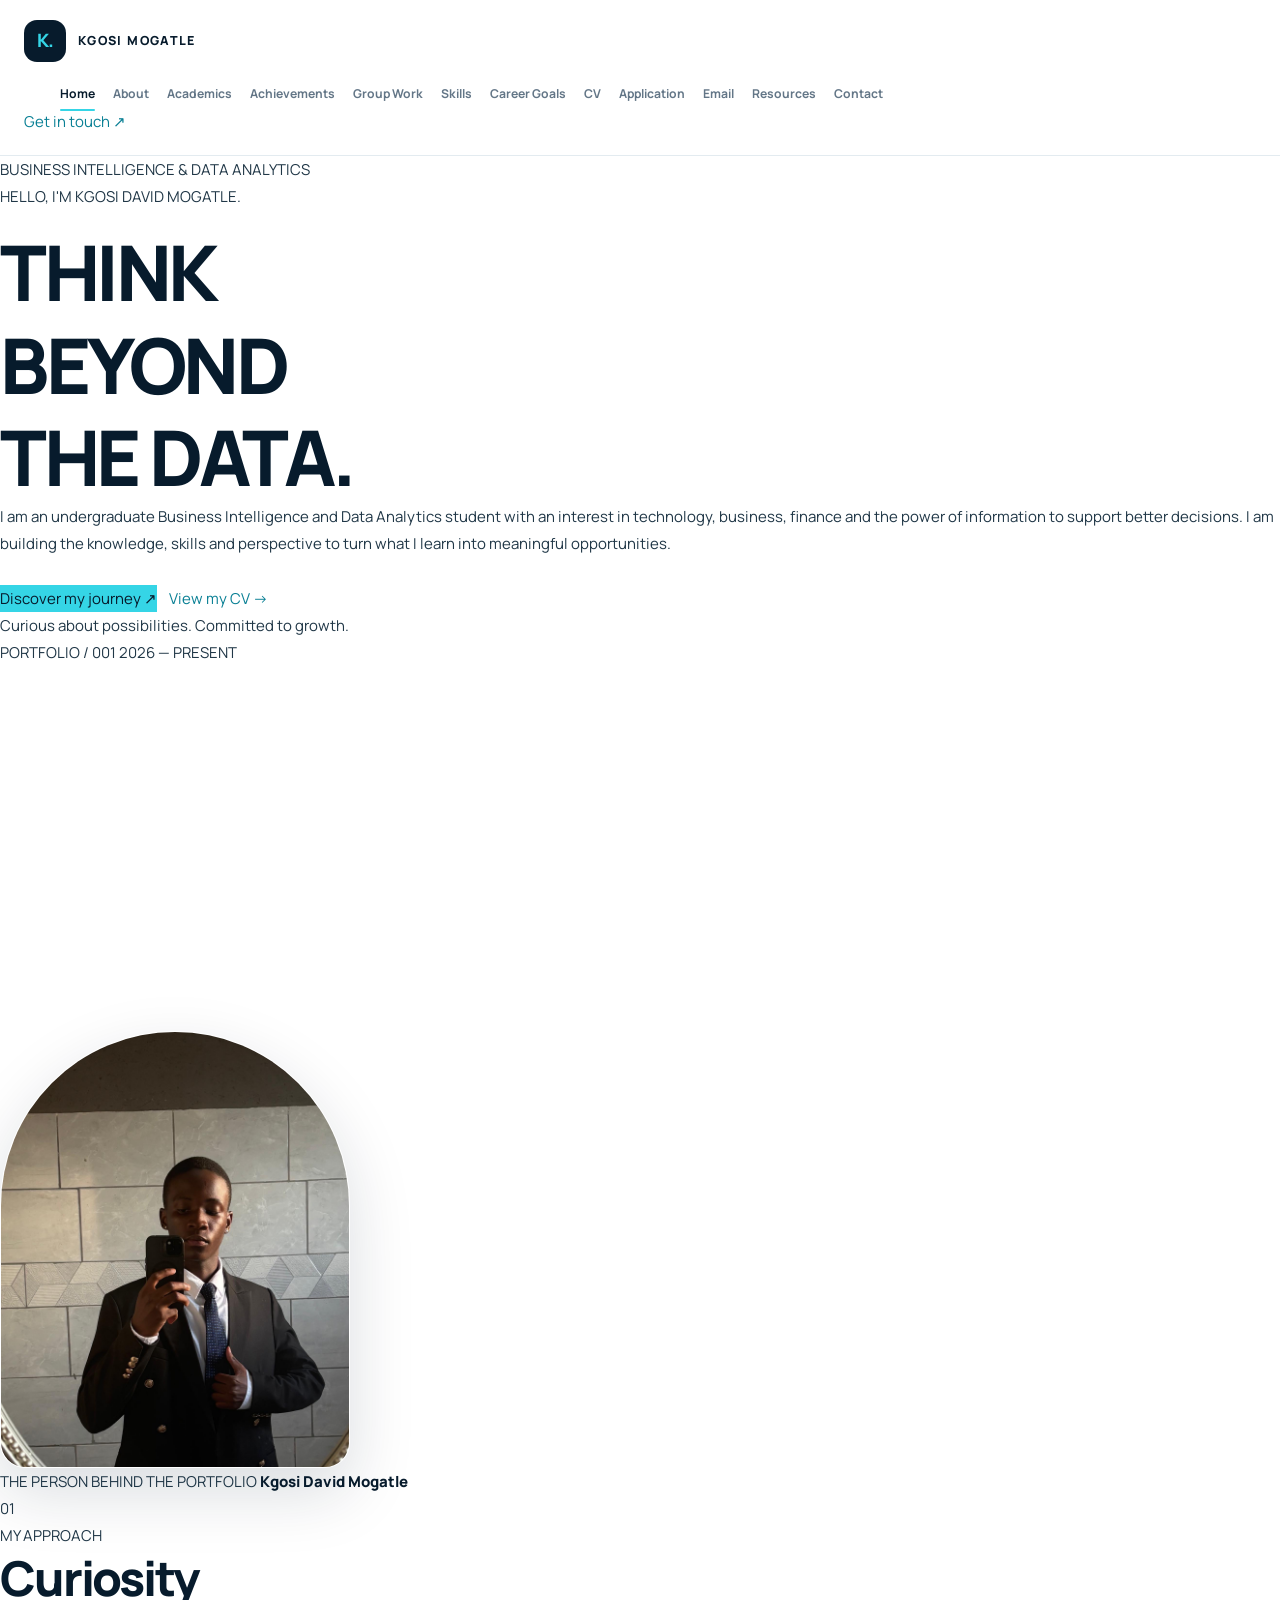
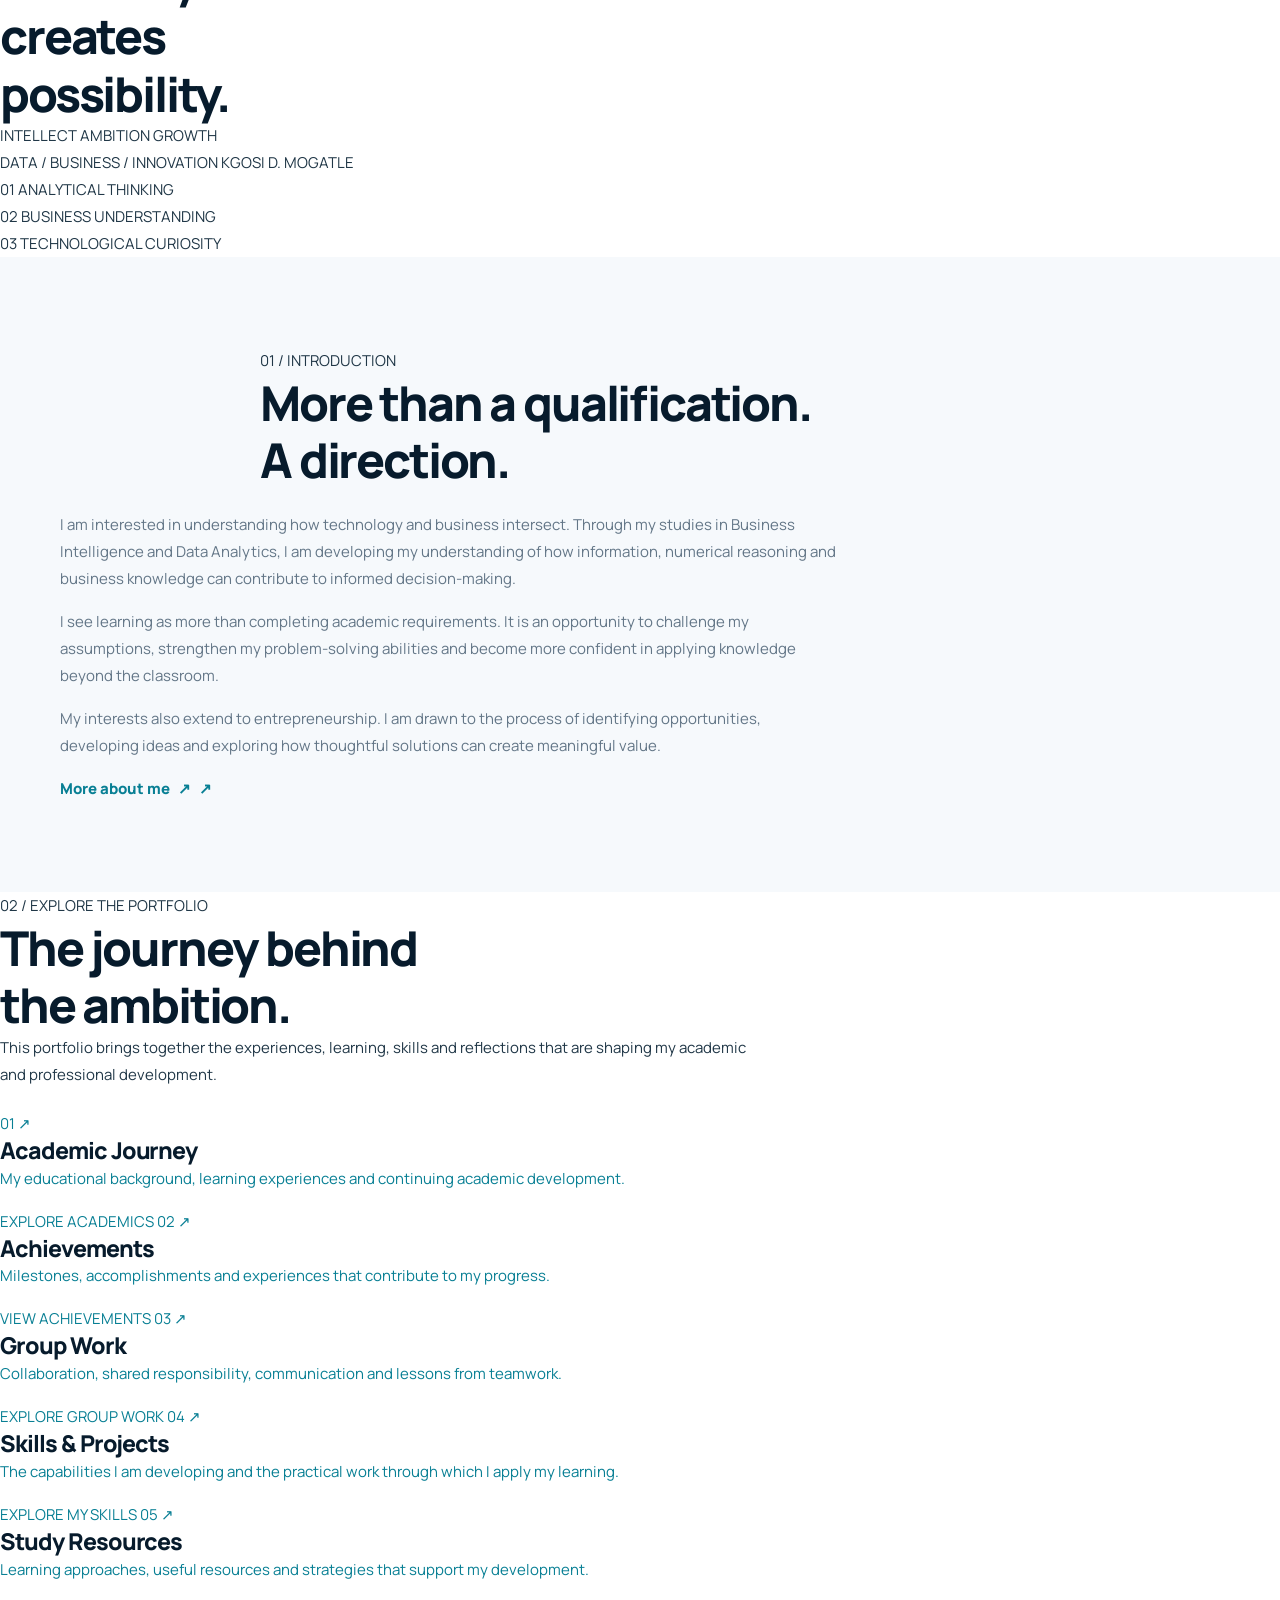
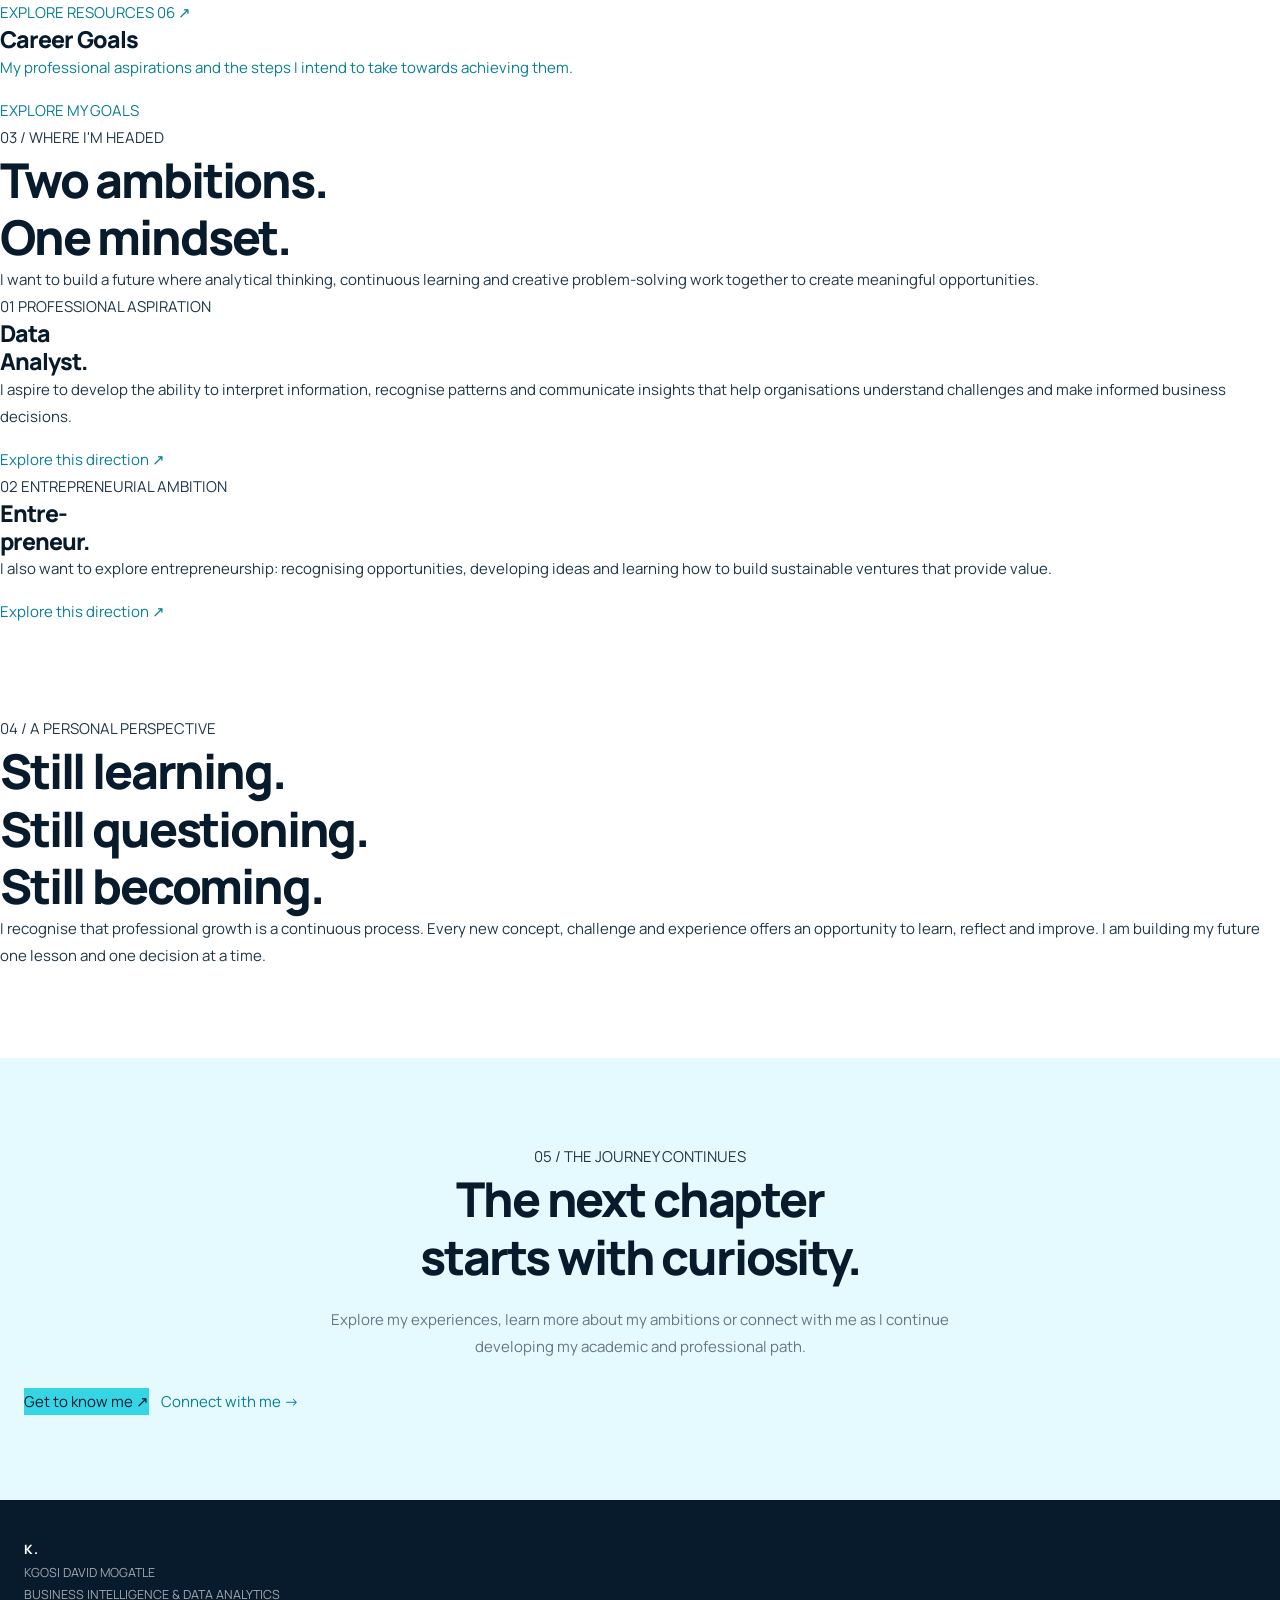
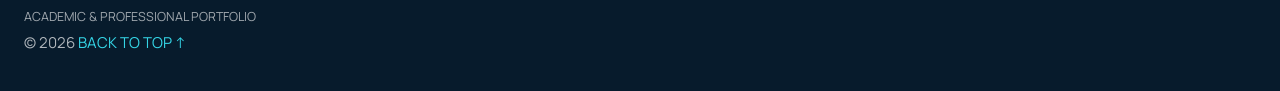
<file: index.html>
<!DOCTYPE html>
<html lang="en">
<head>
    <meta charset="UTF-8">
    <meta name="viewport" content="width=device-width, initial-scale=1.0">

    <meta name="description"
          content="Explore the academic journey, developing skills, professional ambitions and reflections of Kgosi David Mogatle, a Business Intelligence and Data Analytics student.">

    <meta name="theme-color" content="#071b2c">

    <meta property="og:title"
          content="Kgosi David Mogatle | Digital Portfolio">
    <meta property="og:description"
          content="A portfolio documenting my academic development, interests, projects and professional aspirations.">
    <meta property="og:type" content="website">

    <title>Kgosi David Mogatle | Digital Portfolio</title>

    <link rel="stylesheet" href="style.css">
</head>

<body id="top">

    <!-- ================= HEADER ================= -->
    <header class="site-header">

        <a href="index.html"
           class="brand"
           aria-label="Kgosi David Mogatle — Home">

            <span class="brand-symbol">K.</span>
            <span class="brand-name">KGOSI MOGATLE</span>

        </a>

        <nav class="main-navigation" aria-label="Main navigation">

            <a href="index.html"
               class="active"
               aria-current="page">Home</a>

            <a href="about.html">About</a>
            <a href="academic-journey.html">Academics</a>
            <a href="achievements.html">Achievements</a>
            <a href="group-work.html">Group Work</a>
            <a href="skills-projects.html">Skills</a>
            <a href="career-goals.html">Career Goals</a>
            <a href="cv.html">CV</a>
            <a href="application-letter.html">Application</a>
            <a href="email-template.html">Email</a>
            <a href="study-resources.html">Resources</a>
            <a href="contact.html">Contact</a>

        </nav>

        <a href="contact.html" class="header-contact">
            Get in touch <span aria-hidden="true">↗</span>
        </a>

    </header>


    <!-- ================= MAIN CONTENT ================= -->
    <main>

        <!-- ================= HERO ================= -->
        <section class="hero-section" aria-labelledby="hero-title">

            <div class="hero-content">

                <div class="hero-label">
                    <span class="status-dot" aria-hidden="true"></span>
                    BUSINESS INTELLIGENCE &amp; DATA ANALYTICS
                </div>

                <p class="hero-introduction">
                    HELLO, I'M KGOSI DAVID MOGATLE.
                </p>

                <h1 id="hero-title">
                    THINK<br>
                    BEYOND<br>
                    <span>THE DATA.</span>
                </h1>

                <p class="hero-description">
                    I am an undergraduate Business Intelligence and Data
                    Analytics student with an interest in technology,
                    business, finance and the power of information to
                    support better decisions. I am building the knowledge,
                    skills and perspective to turn what I learn into
                    meaningful opportunities.
                </p>

                <div class="hero-actions">

                    <a href="about.html" class="button-primary">
                        Discover my journey
                        <span aria-hidden="true">↗</span>
                    </a>

                    <a href="cv.html" class="button-text">
                        View my CV
                        <span aria-hidden="true">→</span>
                    </a>

                </div>

                <div class="hero-personal-note">
                    <span class="hero-note-line" aria-hidden="true"></span>
                    <p>Curious about possibilities. Committed to growth.</p>
                </div>

            </div>


            <!-- ================= PROFILE VISUAL ================= -->
            <div class="hero-visual">

                <div class="visual-topline">
                    <span>PORTFOLIO / 001</span>
                    <span>2026 — PRESENT</span>
                </div>

                <div class="visual-main">

                    <div class="visual-circle circle-one"
                         aria-hidden="true"></div>

                    <div class="visual-circle circle-two"
                         aria-hidden="true"></div>

                    <!--
                        PROFILE PHOTO:
                        Save Kgosi's photo inside an "images" folder.
                        Recommended path: images/kgosi.jpg
                        Change the filename below if yours differs.
                    -->
                    <figure class="home-profile">

                        <img
                            src="images/kgosi1.JPG"
                            alt="Portrait of Kgosi David Mogatle"
                            class="home-profile-image"
                        >

                        <figcaption class="home-profile-caption">
                            <span>THE PERSON BEHIND THE PORTFOLIO</span>
                            <strong>Kgosi David Mogatle</strong>
                        </figcaption>

                    </figure>

                    <div class="visual-number" aria-hidden="true">01</div>

                    <div class="visual-message">
                        <span>MY APPROACH</span>

                        <h2>
                            Curiosity<br>
                            creates<br>
                            possibility.
                        </h2>
                    </div>

                    <div class="visual-coordinate">
                        <span>INTELLECT</span>
                        <span>AMBITION</span>
                        <span>GROWTH</span>
                    </div>

                </div>

                <div class="visual-bottomline">
                    <span>DATA / BUSINESS / INNOVATION</span>
                    <span>KGOSI D. MOGATLE</span>
                </div>

            </div>

        </section>


        <!-- ================= CORE INTERESTS ================= -->
        <section class="intro-strip"
                 aria-label="Core areas of interest">

            <div class="strip-item">
                <span class="strip-number">01</span>
                <span>ANALYTICAL THINKING</span>
            </div>

            <div class="strip-item">
                <span class="strip-number">02</span>
                <span>BUSINESS UNDERSTANDING</span>
            </div>

            <div class="strip-item">
                <span class="strip-number">03</span>
                <span>TECHNOLOGICAL CURIOSITY</span>
            </div>

        </section>


        <!-- ================= INTRODUCTION ================= -->
        <section class="home-overview"
                 aria-labelledby="overview-title">

            <div class="section-heading">

                <span class="section-index">01 / INTRODUCTION</span>

                <h2 id="overview-title">
                    More than a qualification.<br>
                    <span>A direction.</span>
                </h2>

            </div>

            <div class="overview-content">

                <p>
                    I am interested in understanding how technology and
                    business intersect. Through my studies in Business
                    Intelligence and Data Analytics, I am developing my
                    understanding of how information, numerical reasoning
                    and business knowledge can contribute to informed
                    decision-making.
                </p>

                <p>
                    I see learning as more than completing academic
                    requirements. It is an opportunity to challenge my
                    assumptions, strengthen my problem-solving abilities
                    and become more confident in applying knowledge
                    beyond the classroom.
                </p>

                <p>
                    My interests also extend to entrepreneurship.
                    I am drawn to the process of identifying opportunities,
                    developing ideas and exploring how thoughtful
                    solutions can create meaningful value.
                </p>

                <a href="about.html" class="text-link">
                    More about me
                    <span aria-hidden="true">↗</span>
                </a>

            </div>

        </section>


        <!-- ================= PORTFOLIO GUIDE ================= -->
        <section class="portfolio-preview"
                 aria-labelledby="portfolio-preview-title">

            <div class="section-heading">

                <span class="section-index">02 / EXPLORE THE PORTFOLIO</span>

                <h2 id="portfolio-preview-title">
                    The journey behind<br>
                    <span>the ambition.</span>
                </h2>

                <p>
                    This portfolio brings together the experiences,
                    learning, skills and reflections that are shaping
                    my academic and professional development.
                </p>

            </div>

            <div class="portfolio-preview-grid">

                <a href="academic-journey.html"
                   class="preview-card">

                    <span class="preview-card-number">01</span>
                    <span class="preview-card-arrow"
                          aria-hidden="true">↗</span>

                    <h3>Academic Journey</h3>

                    <p>
                        My educational background, learning experiences
                        and continuing academic development.
                    </p>

                    <span class="preview-card-link">
                        EXPLORE ACADEMICS
                    </span>

                </a>


                <a href="achievements.html"
                   class="preview-card">

                    <span class="preview-card-number">02</span>
                    <span class="preview-card-arrow"
                          aria-hidden="true">↗</span>

                    <h3>Achievements</h3>

                    <p>
                        Milestones, accomplishments and experiences
                        that contribute to my progress.
                    </p>

                    <span class="preview-card-link">
                        VIEW ACHIEVEMENTS
                    </span>

                </a>


                <a href="group-work.html"
                   class="preview-card">

                    <span class="preview-card-number">03</span>
                    <span class="preview-card-arrow"
                          aria-hidden="true">↗</span>

                    <h3>Group Work</h3>

                    <p>
                        Collaboration, shared responsibility,
                        communication and lessons from teamwork.
                    </p>

                    <span class="preview-card-link">
                        EXPLORE GROUP WORK
                    </span>

                </a>


                <a href="skills-projects.html"
                   class="preview-card">

                    <span class="preview-card-number">04</span>
                    <span class="preview-card-arrow"
                          aria-hidden="true">↗</span>

                    <h3>Skills &amp; Projects</h3>

                    <p>
                        The capabilities I am developing and the
                        practical work through which I apply my learning.
                    </p>

                    <span class="preview-card-link">
                        EXPLORE MY SKILLS
                    </span>

                </a>


                <a href="study-resources.html"
                   class="preview-card">

                    <span class="preview-card-number">05</span>
                    <span class="preview-card-arrow"
                          aria-hidden="true">↗</span>

                    <h3>Study Resources</h3>

                    <p>
                        Learning approaches, useful resources and
                        strategies that support my development.
                    </p>

                    <span class="preview-card-link">
                        EXPLORE RESOURCES
                    </span>

                </a>


                <a href="career-goals.html"
                   class="preview-card">

                    <span class="preview-card-number">06</span>
                    <span class="preview-card-arrow"
                          aria-hidden="true">↗</span>

                    <h3>Career Goals</h3>

                    <p>
                        My professional aspirations and the steps
                        I intend to take towards achieving them.
                    </p>

                    <span class="preview-card-link">
                        EXPLORE MY GOALS
                    </span>

                </a>

            </div>

        </section>


        <!-- ================= CAREER DIRECTIONS ================= -->
        <section class="direction-section"
                 aria-labelledby="direction-title">

            <div class="direction-heading">

                <span class="section-index">03 / WHERE I'M HEADED</span>

                <h2 id="direction-title">
                    Two ambitions.<br>
                    <span>One mindset.</span>
                </h2>

                <p>
                    I want to build a future where analytical thinking,
                    continuous learning and creative problem-solving
                    work together to create meaningful opportunities.
                </p>

            </div>

            <div class="direction-grid">

                <article class="direction-card">

                    <span class="card-number">01</span>

                    <span class="card-category">
                        PROFESSIONAL ASPIRATION
                    </span>

                    <h3>Data<br>Analyst.</h3>

                    <p>
                        I aspire to develop the ability to interpret
                        information, recognise patterns and communicate
                        insights that help organisations understand
                        challenges and make informed business decisions.
                    </p>

                    <a href="career-goals.html">
                        Explore this direction
                        <span aria-hidden="true">↗</span>
                    </a>

                </article>


                <article class="direction-card direction-card-accent">

                    <span class="card-number">02</span>

                    <span class="card-category">
                        ENTREPRENEURIAL AMBITION
                    </span>

                    <h3>Entre-<br>preneur.</h3>

                    <p>
                        I also want to explore entrepreneurship:
                        recognising opportunities, developing ideas
                        and learning how to build sustainable ventures
                        that provide value.
                    </p>

                    <a href="career-goals.html">
                        Explore this direction
                        <span aria-hidden="true">↗</span>
                    </a>

                </article>

            </div>

        </section>


        <!-- ================= PERSONAL PHILOSOPHY ================= -->
        <section class="home-philosophy"
                 aria-labelledby="philosophy-title">

            <span class="section-index">04 / A PERSONAL PERSPECTIVE</span>

            <h2 id="philosophy-title">
                Still learning.<br>
                Still questioning.<br>
                Still <span>becoming.</span>
            </h2>

            <p>
                I recognise that professional growth is a continuous
                process. Every new concept, challenge and experience
                offers an opportunity to learn, reflect and improve.
                I am building my future one lesson and one decision
                at a time.
            </p>

        </section>


        <!-- ================= CLOSING CALL TO ACTION ================= -->
        <section class="home-closing"
                 aria-labelledby="closing-title">

            <span class="section-index">
                05 / THE JOURNEY CONTINUES
            </span>

            <h2 id="closing-title">
                The next chapter<br>
                starts with <span>curiosity.</span>
            </h2>

            <p>
                Explore my experiences, learn more about my ambitions
                or connect with me as I continue developing my academic
                and professional path.
            </p>

            <div class="hero-actions">

                <a href="about.html" class="button-primary">
                    Get to know me
                    <span aria-hidden="true">↗</span>
                </a>

                <a href="contact.html" class="button-text">
                    Connect with me
                    <span aria-hidden="true">→</span>
                </a>

            </div>

        </section>

    </main>


    <!-- ================= FOOTER ================= -->
    <footer class="site-footer">

        <a href="index.html"
           class="footer-brand"
           aria-label="Return to homepage">

            K.

        </a>

        <div class="footer-information">

            <p>KGOSI DAVID MOGATLE</p>

            <p>
                BUSINESS INTELLIGENCE &amp; DATA ANALYTICS
            </p>

            <p>
                ACADEMIC &amp; PROFESSIONAL PORTFOLIO
            </p>

        </div>

        <span class="footer-copyright">
            &copy; 2026
        </span>

        <a href="#top" class="back-to-top">
            BACK TO TOP <span aria-hidden="true">↑</span>
        </a>

    </footer>

</body>
</html>
</file>
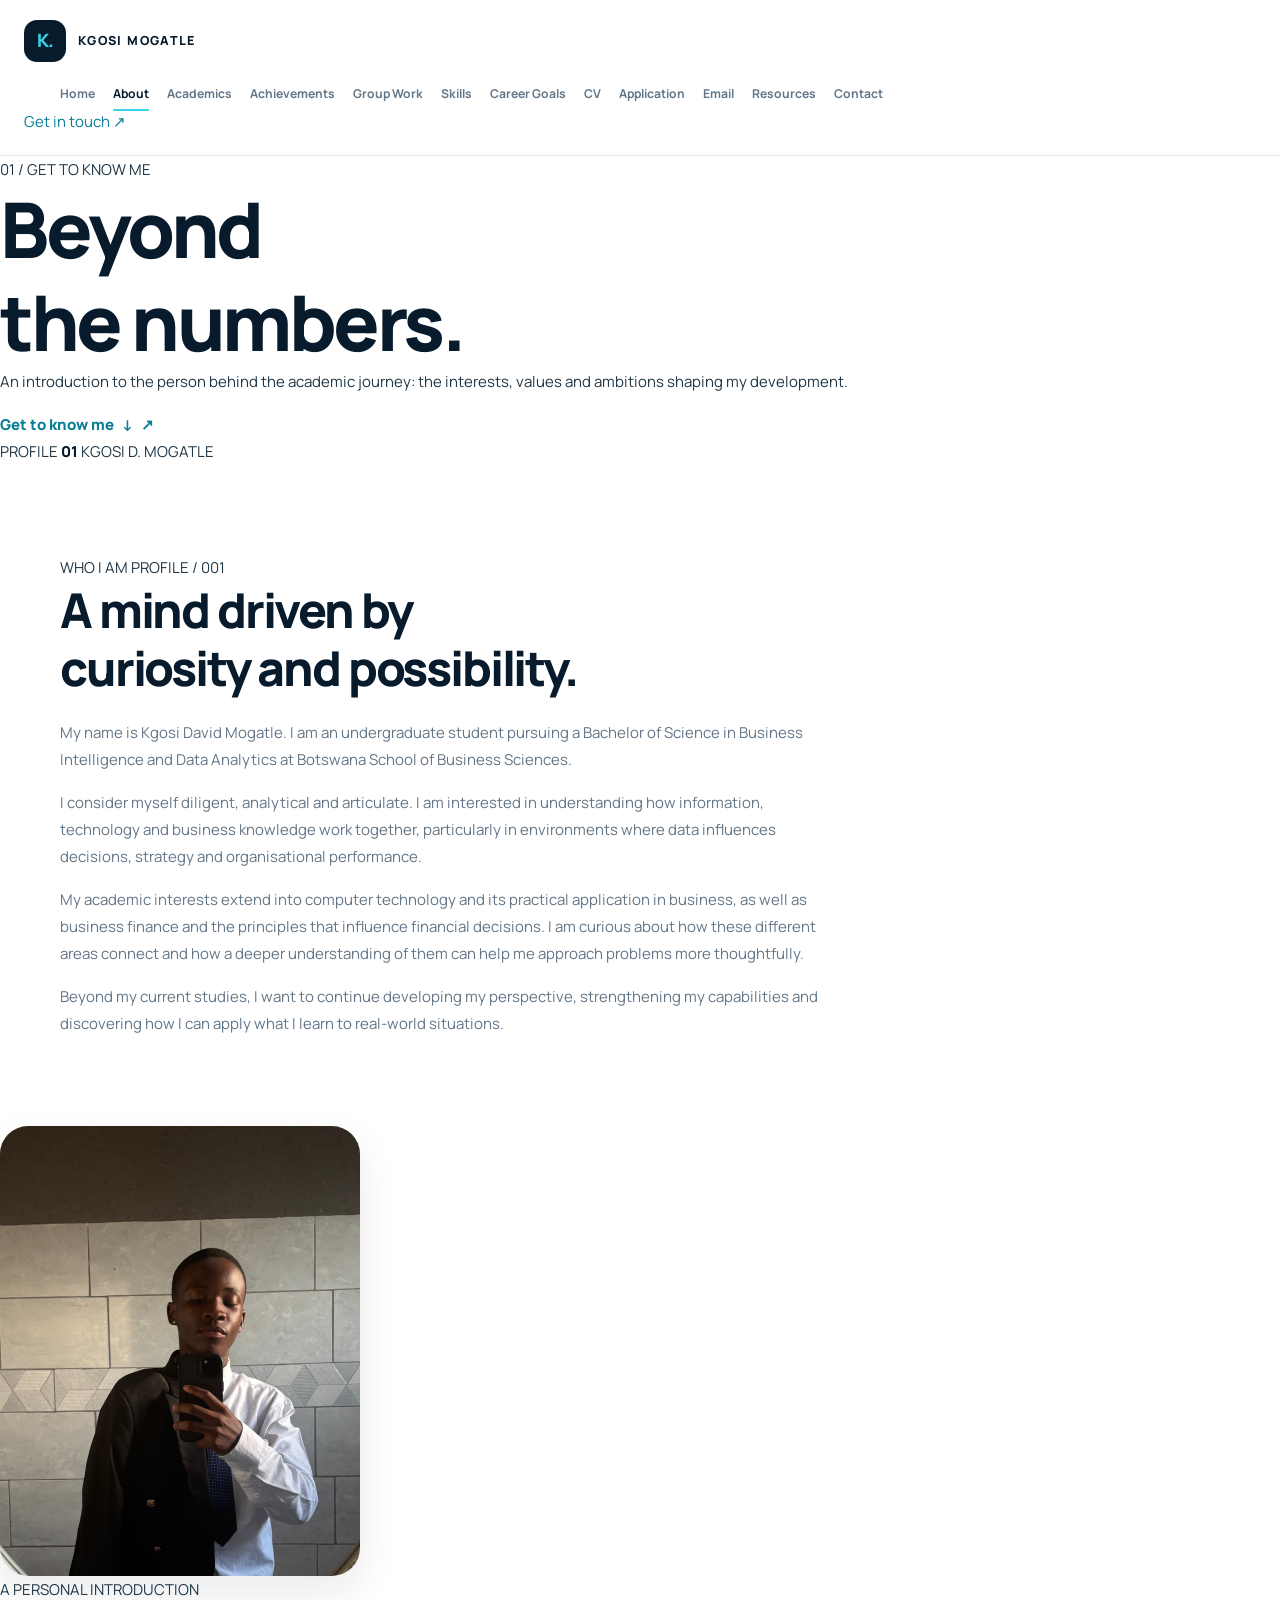
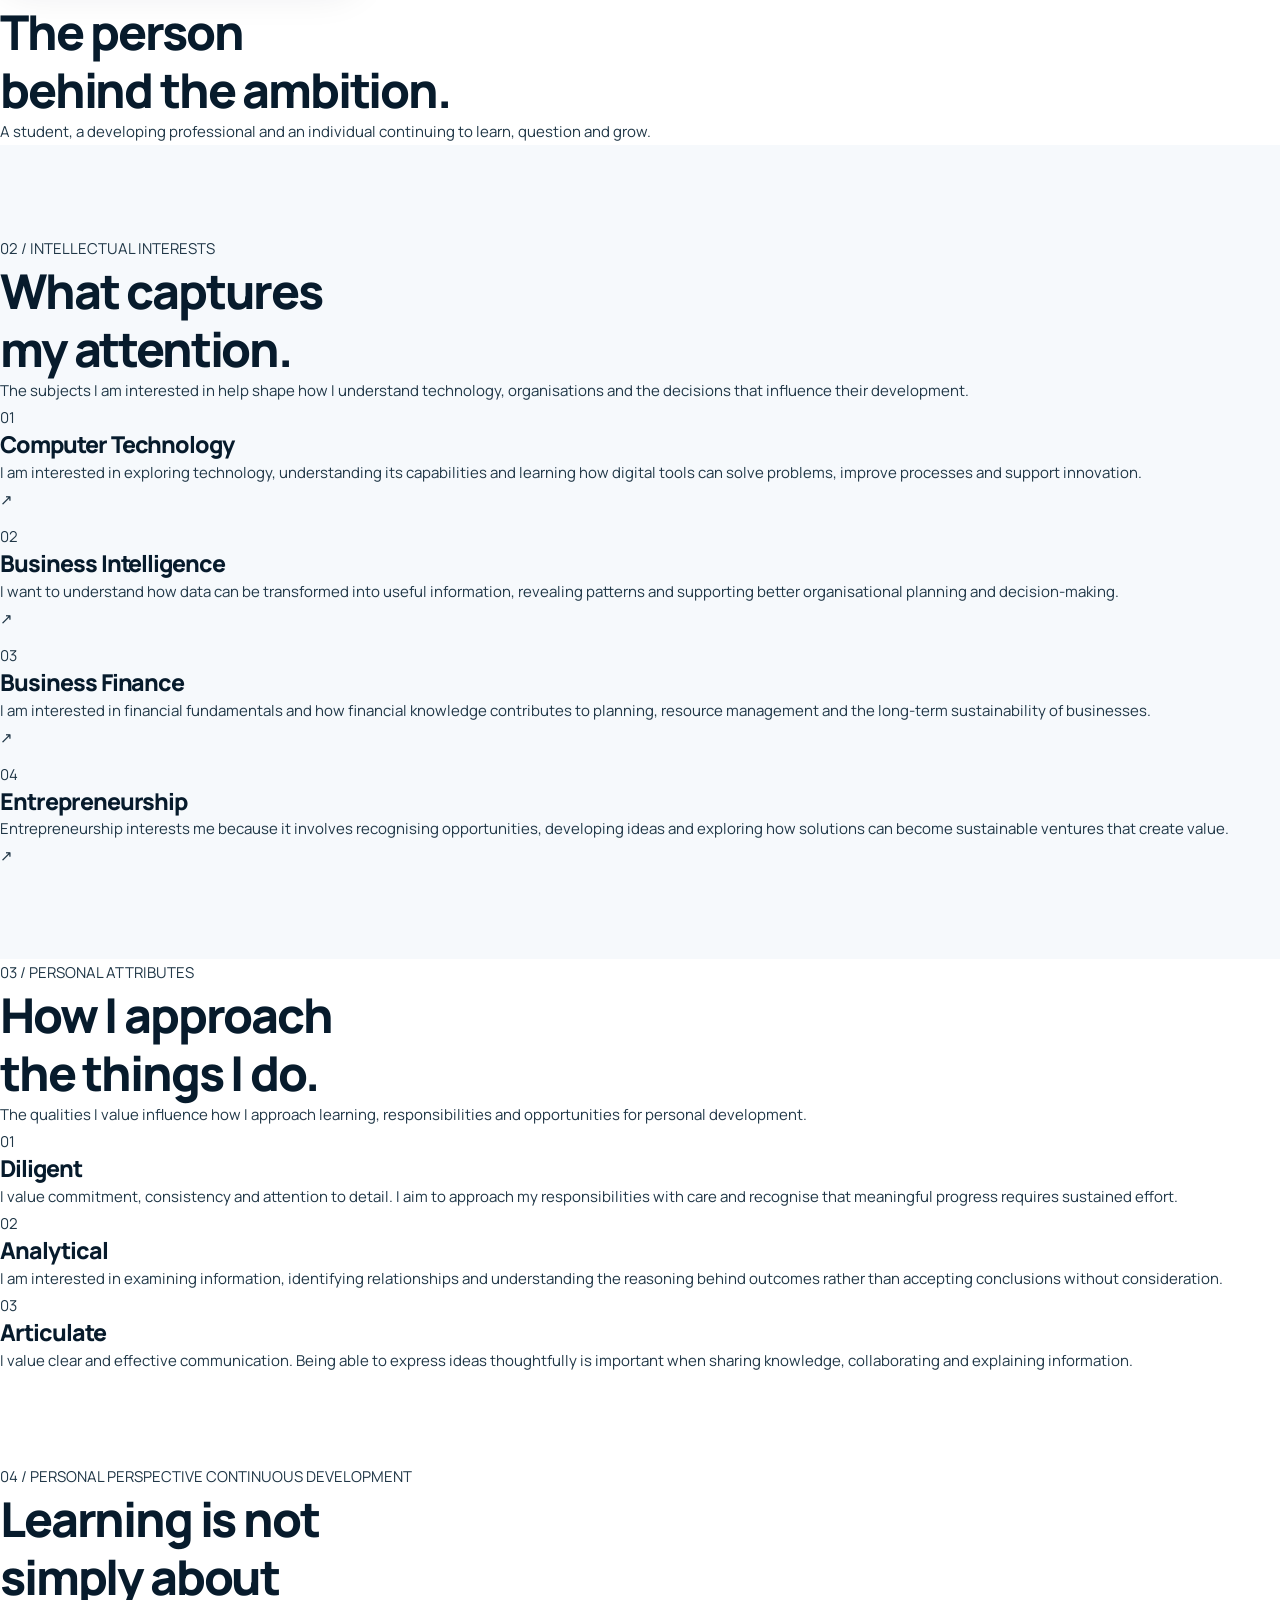
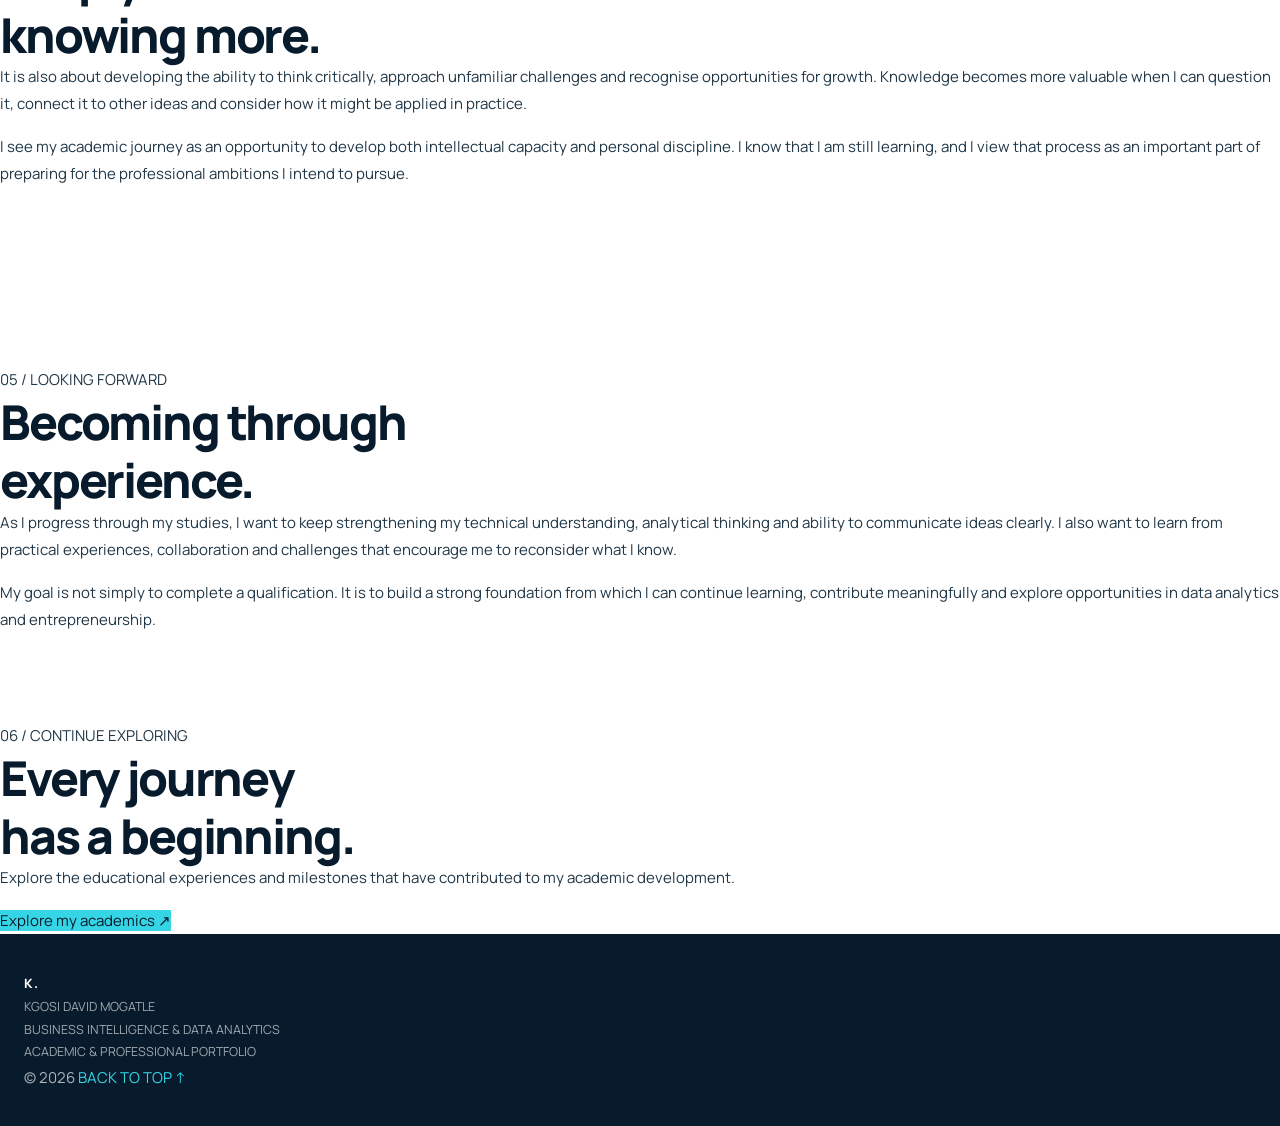
<file: about.html>
<!DOCTYPE html>
<html lang="en">
<head>
    <meta charset="UTF-8">
    <meta name="viewport" content="width=device-width, initial-scale=1.0">

    <meta name="description"
          content="Meet Kgosi David Mogatle, a Business Intelligence and Data Analytics student exploring technology, business finance, personal development and entrepreneurship.">

    <meta name="theme-color" content="#071b2c">

    <title>About Me | Kgosi David Mogatle</title>

    <link rel="stylesheet" href="style.css">
</head>

<body id="top">

    <!-- ================= HEADER ================= -->
    <header class="site-header">

        <a href="index.html"
           class="brand"
           aria-label="Kgosi David Mogatle — Home">

            <span class="brand-symbol">K.</span>
            <span class="brand-name">KGOSI MOGATLE</span>

        </a>

        <nav class="main-navigation" aria-label="Main navigation">

            <a href="index.html">Home</a>

            <a href="about.html"
               class="active"
               aria-current="page">About</a>

            <a href="academic-journey.html">Academics</a>
            <a href="achievements.html">Achievements</a>
            <a href="group-work.html">Group Work</a>
            <a href="skills-projects.html">Skills</a>
            <a href="career-goals.html">Career Goals</a>
            <a href="cv.html">CV</a>
            <a href="application-letter.html">Application</a>
            <a href="email-template.html">Email</a>
            <a href="study-resources.html">Resources</a>
            <a href="contact.html">Contact</a>

        </nav>

        <a href="contact.html" class="header-contact">
            Get in touch <span aria-hidden="true">↗</span>
        </a>

    </header>


    <!-- ================= MAIN CONTENT ================= -->
    <main>

        <!-- ================= PAGE HERO ================= -->
        <section class="page-hero about-page-hero"
                 aria-labelledby="about-hero-title">

            <div class="page-hero-content">

                <span class="section-index">
                    01 / GET TO KNOW ME
                </span>

                <h1 id="about-hero-title">
                    Beyond<br>
                    the <span>numbers.</span>
                </h1>

                <p>
                    An introduction to the person behind the academic
                    journey: the interests, values and ambitions
                    shaping my development.
                </p>

                <a href="#who-i-am" class="text-link">
                    Get to know me
                    <span aria-hidden="true">↓</span>
                </a>

            </div>

            <div class="page-hero-number">
                <span>PROFILE</span>
                <strong>01</strong>
                <span>KGOSI D. MOGATLE</span>
            </div>

        </section>


        <!-- ================= PERSONAL INTRODUCTION ================= -->
        <section class="about-introduction" id="who-i-am">

            <div class="about-side-label">
                <span>WHO I AM</span>
                <span>PROFILE / 001</span>
            </div>

            <div class="about-main-content">

                <h2>
                    A mind driven by<br>
                    <span>curiosity and possibility.</span>
                </h2>

                <p>
                    My name is Kgosi David Mogatle. I am an undergraduate
                    student pursuing a Bachelor of Science in Business
                    Intelligence and Data Analytics at Botswana School
                    of Business Sciences.
                </p>

                <p>
                    I consider myself diligent, analytical and articulate.
                    I am interested in understanding how information,
                    technology and business knowledge work together,
                    particularly in environments where data influences
                    decisions, strategy and organisational performance.
                </p>

                <p>
                    My academic interests extend into computer technology
                    and its practical application in business, as well as
                    business finance and the principles that influence
                    financial decisions. I am curious about how these
                    different areas connect and how a deeper understanding
                    of them can help me approach problems more thoughtfully.
                </p>

                <p>
                    Beyond my current studies, I want to continue developing
                    my perspective, strengthening my capabilities and
                    discovering how I can apply what I learn to real-world
                    situations.
                </p>

            </div>

        </section>


        <!-- ================= PROFILE PHOTOGRAPH ================= -->
        <section class="about-profile-section"
                 aria-labelledby="profile-photo-title">

            <div class="about-profile-image-wrapper">

                <!--
                    Save Kgosi's photograph as:
                    images/kgosi.jpg

                    Use the same filename as the homepage image.
                    Change the path if your actual filename differs.
                -->

                <img
                    src="images/kgosi2.JPG"
                    alt="Portrait of Kgosi David Mogatle"
                    class="about-profile-image"
                    loading="lazy"
                >

            </div>

            <div class="about-profile-caption">

                <span class="section-index">
                    A PERSONAL INTRODUCTION
                </span>

                <h2 id="profile-photo-title">
                    The person<br>
                    behind the <span>ambition.</span>
                </h2>

                <p>
                    A student, a developing professional and an individual
                    continuing to learn, question and grow.
                </p>

            </div>

        </section>


        <!-- ================= INTELLECTUAL INTERESTS ================= -->
        <section class="about-interests"
                 aria-labelledby="interests-title">

            <div class="interests-heading">

                <span class="section-index">
                    02 / INTELLECTUAL INTERESTS
                </span>

                <h2 id="interests-title">
                    What captures<br>
                    my attention.
                </h2>

                <p>
                    The subjects I am interested in help shape how
                    I understand technology, organisations and the
                    decisions that influence their development.
                </p>

            </div>

            <div class="interest-list">

                <article class="interest-item">

                    <span class="interest-number">01</span>

                    <div class="interest-content">

                        <h3>Computer Technology</h3>

                        <p>
                            I am interested in exploring technology,
                            understanding its capabilities and learning
                            how digital tools can solve problems,
                            improve processes and support innovation.
                        </p>

                    </div>

                    <span class="interest-arrow"
                          aria-hidden="true">↗</span>

                </article>


                <article class="interest-item">

                    <span class="interest-number">02</span>

                    <div class="interest-content">

                        <h3>Business Intelligence</h3>

                        <p>
                            I want to understand how data can be
                            transformed into useful information,
                            revealing patterns and supporting better
                            organisational planning and decision-making.
                        </p>

                    </div>

                    <span class="interest-arrow"
                          aria-hidden="true">↗</span>

                </article>


                <article class="interest-item">

                    <span class="interest-number">03</span>

                    <div class="interest-content">

                        <h3>Business Finance</h3>

                        <p>
                            I am interested in financial fundamentals
                            and how financial knowledge contributes
                            to planning, resource management and
                            the long-term sustainability of businesses.
                        </p>

                    </div>

                    <span class="interest-arrow"
                          aria-hidden="true">↗</span>

                </article>


                <article class="interest-item">

                    <span class="interest-number">04</span>

                    <div class="interest-content">

                        <h3>Entrepreneurship</h3>

                        <p>
                            Entrepreneurship interests me because it
                            involves recognising opportunities, developing
                            ideas and exploring how solutions can become
                            sustainable ventures that create value.
                        </p>

                    </div>

                    <span class="interest-arrow"
                          aria-hidden="true">↗</span>

                </article>

            </div>

        </section>


        <!-- ================= PERSONAL ATTRIBUTES ================= -->
        <section class="personal-qualities"
                 aria-labelledby="qualities-title">

            <div class="qualities-heading">

                <span class="section-index">
                    03 / PERSONAL ATTRIBUTES
                </span>

                <h2 id="qualities-title">
                    How I approach<br>
                    the things I do.
                </h2>

                <p>
                    The qualities I value influence how I approach
                    learning, responsibilities and opportunities
                    for personal development.
                </p>

            </div>

            <div class="qualities-grid">

                <article class="quality-card">

                    <span class="quality-number">01</span>

                    <h3>Diligent</h3>

                    <p>
                        I value commitment, consistency and attention
                        to detail. I aim to approach my responsibilities
                        with care and recognise that meaningful progress
                        requires sustained effort.
                    </p>

                </article>


                <article class="quality-card">

                    <span class="quality-number">02</span>

                    <h3>Analytical</h3>

                    <p>
                        I am interested in examining information,
                        identifying relationships and understanding
                        the reasoning behind outcomes rather than
                        accepting conclusions without consideration.
                    </p>

                </article>


                <article class="quality-card">

                    <span class="quality-number">03</span>

                    <h3>Articulate</h3>

                    <p>
                        I value clear and effective communication.
                        Being able to express ideas thoughtfully
                        is important when sharing knowledge,
                        collaborating and explaining information.
                    </p>

                </article>

            </div>

        </section>


        <!-- ================= PERSONAL PERSPECTIVE ================= -->
        <section class="about-perspective"
                 aria-labelledby="perspective-title">

            <div class="perspective-label">

                <span>04 / PERSONAL PERSPECTIVE</span>

                <span>CONTINUOUS DEVELOPMENT</span>

            </div>

            <div class="perspective-content">

                <h2 id="perspective-title">
                    Learning is not<br>
                    simply about<br>
                    <span>knowing more.</span>
                </h2>

                <p>
                    It is also about developing the ability to think
                    critically, approach unfamiliar challenges and
                    recognise opportunities for growth. Knowledge becomes
                    more valuable when I can question it, connect it to
                    other ideas and consider how it might be applied
                    in practice.
                </p>

                <p>
                    I see my academic journey as an opportunity to develop
                    both intellectual capacity and personal discipline.
                    I know that I am still learning, and I view that
                    process as an important part of preparing for the
                    professional ambitions I intend to pursue.
                </p>

            </div>

        </section>


        <!-- ================= CONTINUED DEVELOPMENT ================= -->
        <section class="about-development"
                 aria-labelledby="development-title">

            <div class="development-heading">

                <span class="section-index">
                    05 / LOOKING FORWARD
                </span>

                <h2 id="development-title">
                    Becoming through<br>
                    <span>experience.</span>
                </h2>

            </div>

            <div class="development-content">

                <p>
                    As I progress through my studies, I want to keep
                    strengthening my technical understanding, analytical
                    thinking and ability to communicate ideas clearly.
                    I also want to learn from practical experiences,
                    collaboration and challenges that encourage me
                    to reconsider what I know.
                </p>

                <p>
                    My goal is not simply to complete a qualification.
                    It is to build a strong foundation from which I can
                    continue learning, contribute meaningfully and explore
                    opportunities in data analytics and entrepreneurship.
                </p>

            </div>

        </section>


        <!-- ================= NEXT PAGE ================= -->
        <section class="about-next"
                 aria-labelledby="about-next-title">

            <span class="section-index">
                06 / CONTINUE EXPLORING
            </span>

            <h2 id="about-next-title">
                Every journey<br>
                has a beginning.
            </h2>

            <p>
                Explore the educational experiences and milestones
                that have contributed to my academic development.
            </p>

            <a href="academic-journey.html" class="button-primary">
                Explore my academics
                <span aria-hidden="true">↗</span>
            </a>

        </section>

    </main>


    <!-- ================= FOOTER ================= -->
    <footer class="site-footer">

        <a href="index.html"
           class="footer-brand"
           aria-label="Return to homepage">
            K.
        </a>

        <div class="footer-information">

            <p>KGOSI DAVID MOGATLE</p>

            <p>
                BUSINESS INTELLIGENCE &amp; DATA ANALYTICS
            </p>

            <p>
                ACADEMIC &amp; PROFESSIONAL PORTFOLIO
            </p>

        </div>

        <span class="footer-copyright">
            &copy; 2026
        </span>

        <a href="#top" class="back-to-top">
            BACK TO TOP <span aria-hidden="true">↑</span>
        </a>

    </footer>

</body>
</html>
</file>
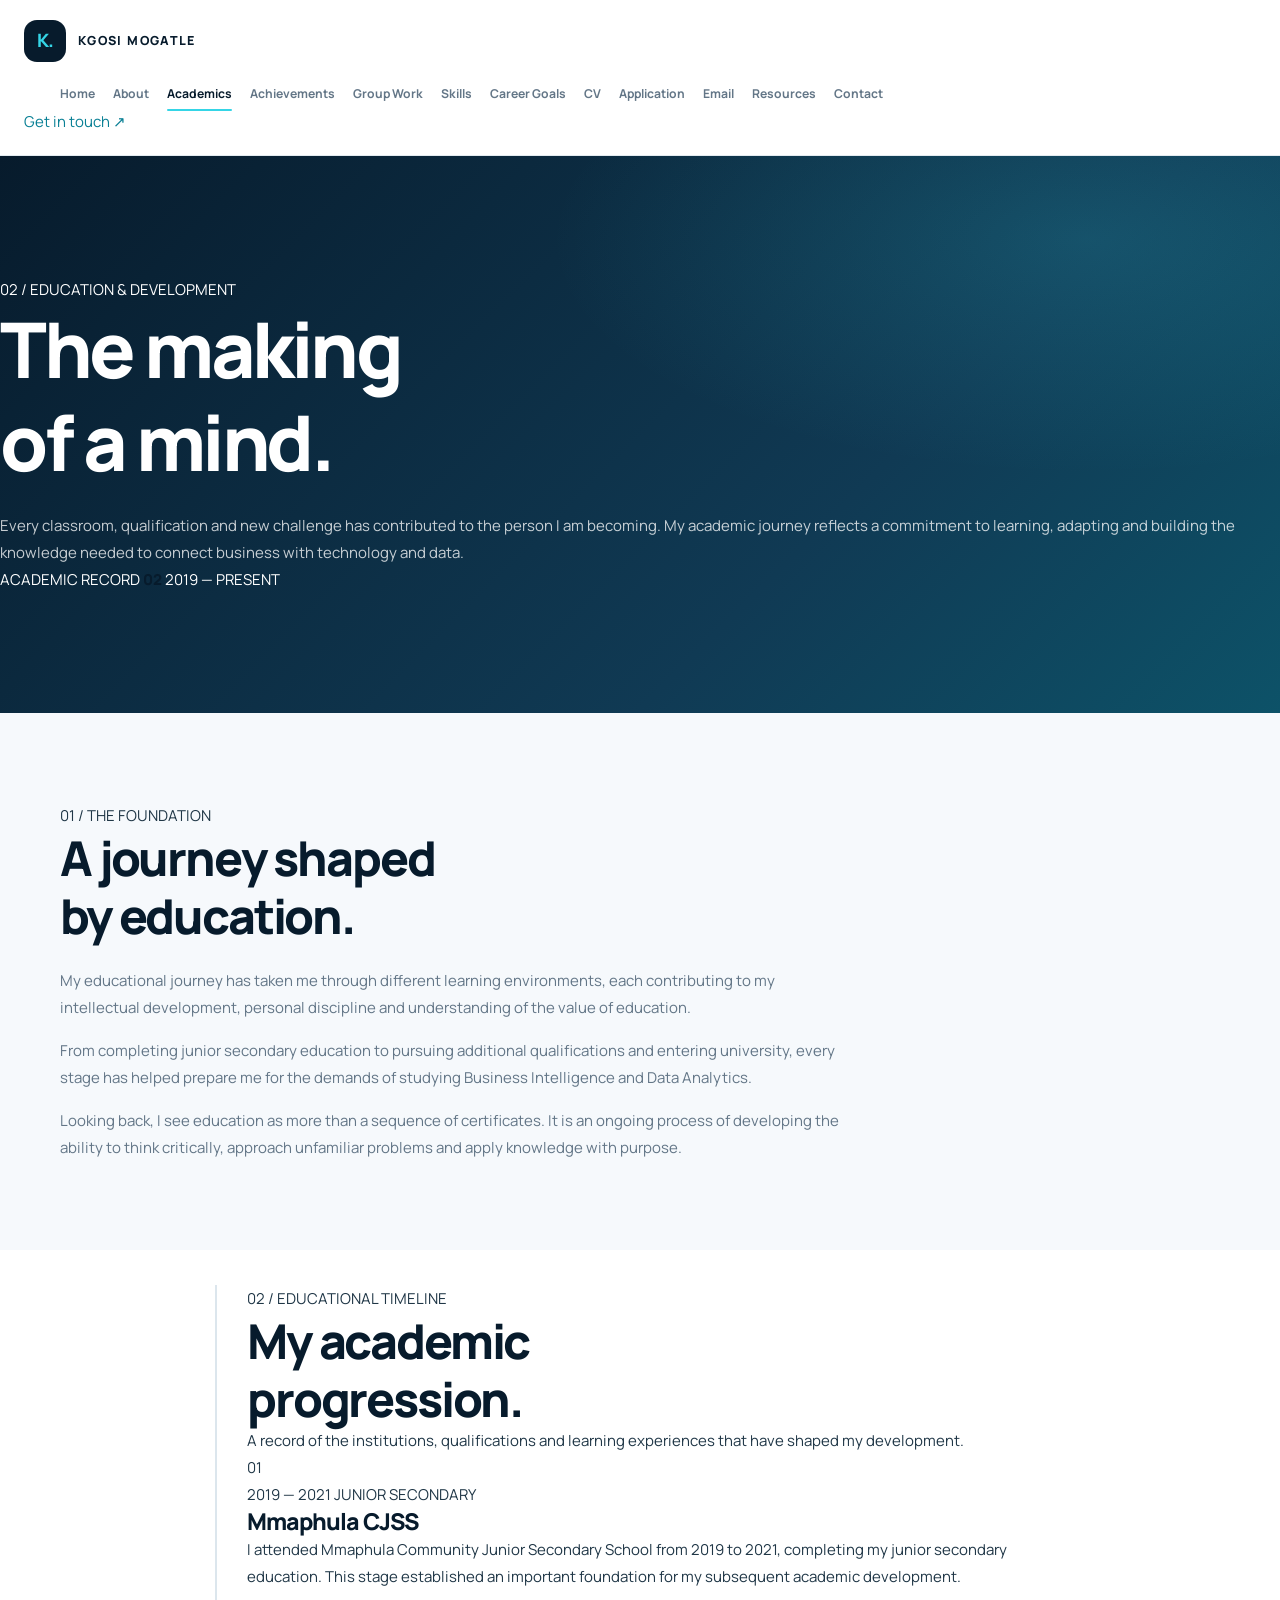
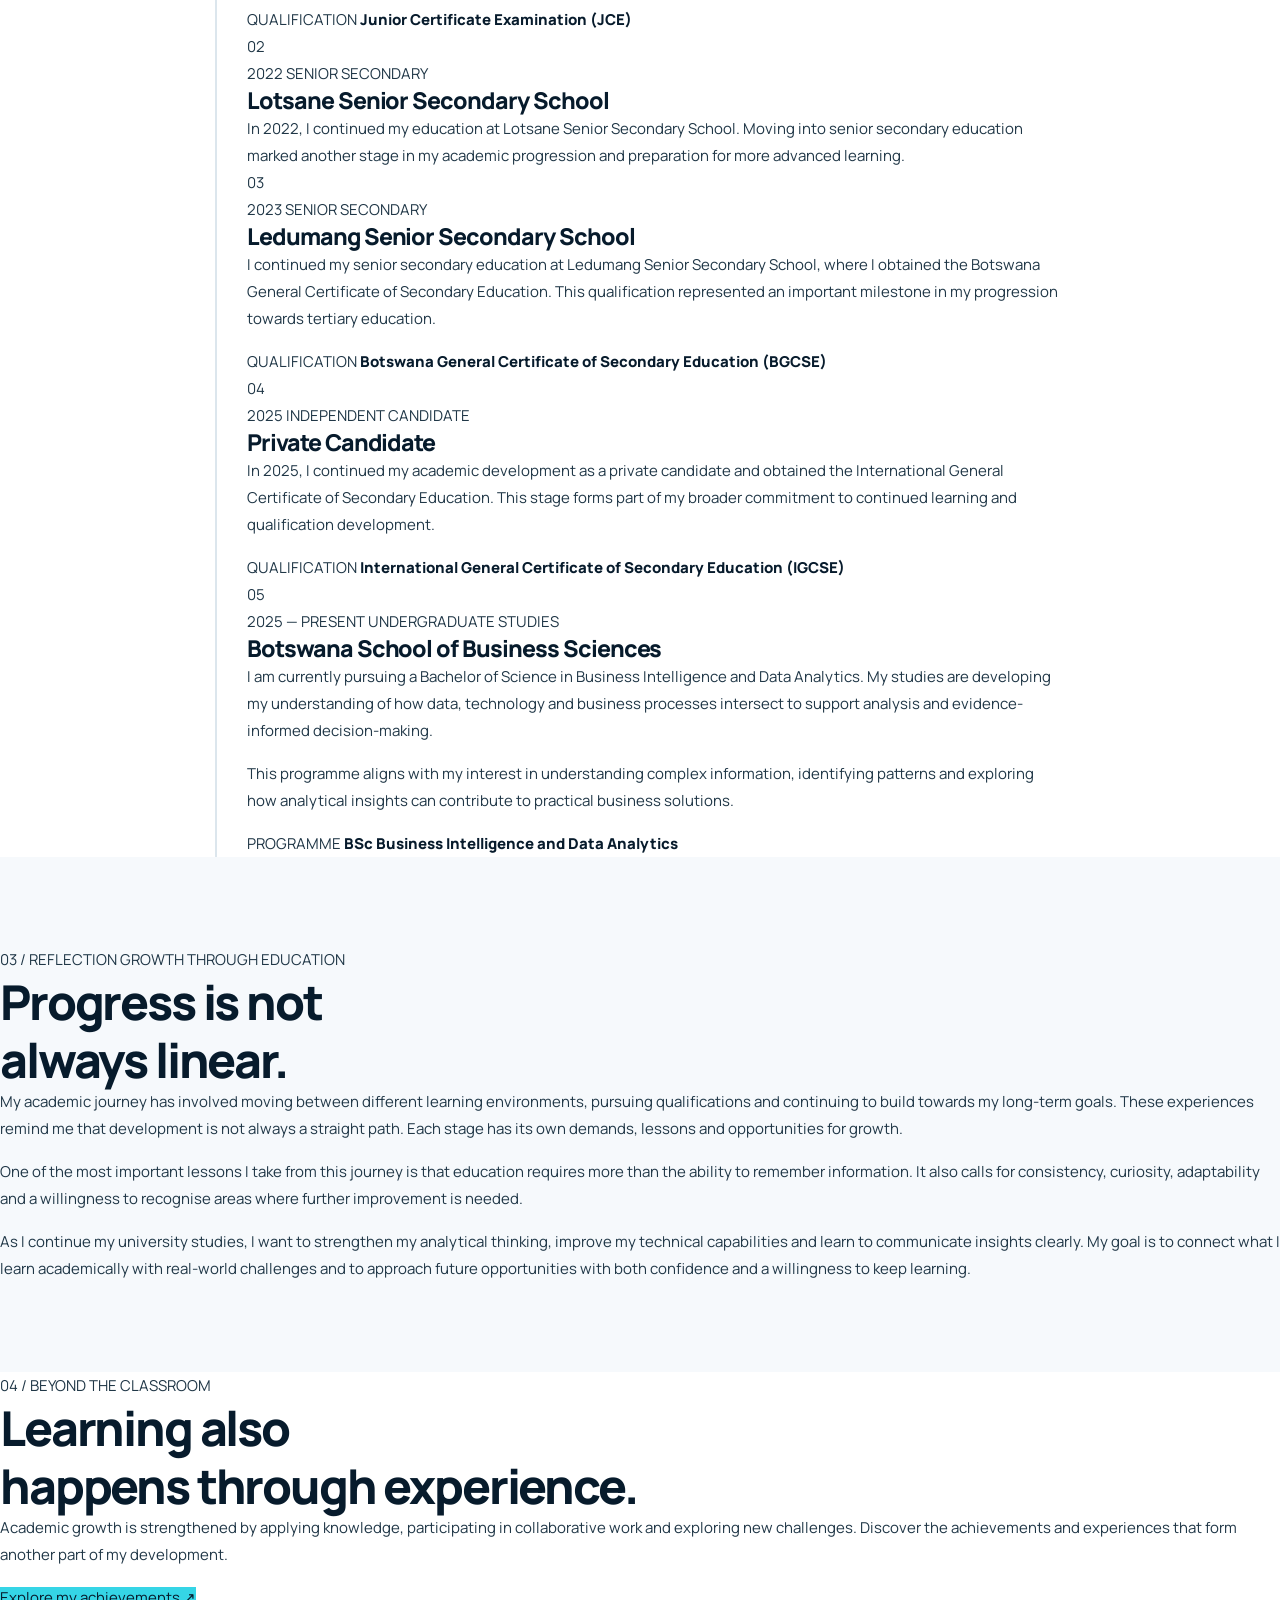
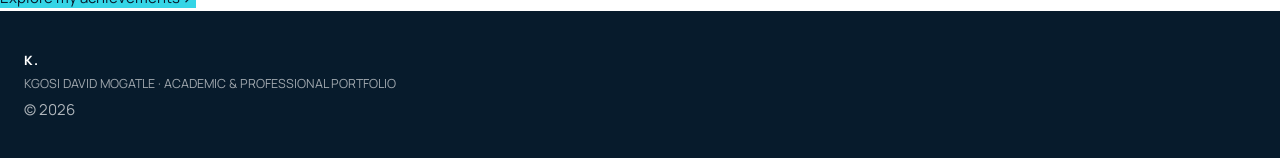
<file: academic-journey.html>
<!DOCTYPE html>
<html lang="en">
<head>
    <meta charset="UTF-8">
    <meta name="viewport" content="width=device-width, initial-scale=1.0">

    <meta name="description" content="Explore the academic journey of Kgosi David Mogatle, from secondary education to university studies in Business Intelligence and Data Analytics.">
    <meta name="theme-color" content="#071b2c">

    <title>Academic Journey | Kgosi David Mogatle</title>

    <link rel="stylesheet" href="style.css">
</head>

<body id="top">

    <!-- ==================== HEADER ==================== -->
    <header class="site-header">

        <a href="index.html" class="brand" aria-label="Kgosi Mogatle — Home">
            <span class="brand-symbol">K.</span>
            <span class="brand-name">KGOSI MOGATLE</span>
        </a>

        <nav class="main-navigation" aria-label="Main navigation">
            <a href="index.html">Home</a>
            <a href="about.html">About</a>
            <a href="academic-journey.html" aria-current="page">Academics</a>
            <a href="achievements.html">Achievements</a>
            <a href="group-work.html">Group Work</a>
            <a href="skills-projects.html">Skills</a>
            <a href="career-goals.html">Career Goals</a>
            <a href="cv.html">CV</a>
            <a href="application-letter.html">Application</a>
            <a href="email-template.html">Email</a>
            <a href="study-resources.html">Resources</a>
            <a href="contact.html">Contact</a>
        </nav>

        <a href="contact.html" class="header-contact">
            Get in touch <span aria-hidden="true">↗</span>
        </a>

    </header>


    <main>

        <!-- ==================== PAGE HERO ==================== -->
        <section class="page-hero academic-hero">

            <div class="page-hero-content">

                <span class="section-index">02 / EDUCATION &amp; DEVELOPMENT</span>

                <h1>
                    The making<br>
                    of <span>a mind.</span>
                </h1>

                <p>
                    Every classroom, qualification and new challenge has
                    contributed to the person I am becoming. My academic
                    journey reflects a commitment to learning, adapting
                    and building the knowledge needed to connect business
                    with technology and data.
                </p>

            </div>

            <div class="page-hero-number">
                <span>ACADEMIC RECORD</span>
                <strong>02</strong>
                <span>2019 — PRESENT</span>
            </div>

        </section>


        <!-- ==================== ACADEMIC OVERVIEW ==================== -->
        <section class="academic-overview">

            <div class="academic-overview-heading">

                <span class="section-index">01 / THE FOUNDATION</span>

                <h2>
                    A journey shaped<br>
                    by education.
                </h2>

            </div>

            <div class="academic-overview-content">

                <p>
                    My educational journey has taken me through different
                    learning environments, each contributing to my
                    intellectual development, personal discipline and
                    understanding of the value of education.
                </p>

                <p>
                    From completing junior secondary education to pursuing
                    additional qualifications and entering university,
                    every stage has helped prepare me for the demands of
                    studying Business Intelligence and Data Analytics.
                </p>

                <p>
                    Looking back, I see education as more than a sequence
                    of certificates. It is an ongoing process of developing
                    the ability to think critically, approach unfamiliar
                    problems and apply knowledge with purpose.
                </p>

            </div>

        </section>


        <!-- ==================== EDUCATION TIMELINE ==================== -->
        <section class="education-timeline">

            <div class="timeline-heading">

                <span class="section-index">02 / EDUCATIONAL TIMELINE</span>

                <h2>
                    My academic<br>
                    <span>progression.</span>
                </h2>

                <p>
                    A record of the institutions, qualifications and
                    learning experiences that have shaped my development.
                </p>

            </div>


            <div class="timeline-container">

                <!-- JUNIOR SECONDARY -->
                <article class="timeline-entry">

                    <div class="timeline-marker">
                        <span>01</span>
                    </div>

                    <div class="timeline-period">
                        <span>2019 — 2021</span>
                        <span>JUNIOR SECONDARY</span>
                    </div>

                    <div class="timeline-details">

                        <h3>Mmaphula CJSS</h3>

                        <p>
                            I attended Mmaphula Community Junior Secondary
                            School from 2019 to 2021, completing my junior
                            secondary education. This stage established
                            an important foundation for my subsequent
                            academic development.
                        </p>

                        <div class="qualification-tag">
                            <span>QUALIFICATION</span>
                            <strong>Junior Certificate Examination (JCE)</strong>
                        </div>

                    </div>

                </article>


                <!-- LOTSANE SENIOR SECONDARY -->
                <article class="timeline-entry">

                    <div class="timeline-marker">
                        <span>02</span>
                    </div>

                    <div class="timeline-period">
                        <span>2022</span>
                        <span>SENIOR SECONDARY</span>
                    </div>

                    <div class="timeline-details">

                        <h3>Lotsane Senior Secondary School</h3>

                        <p>
                            In 2022, I continued my education at Lotsane
                            Senior Secondary School. Moving into senior
                            secondary education marked another stage in
                            my academic progression and preparation for
                            more advanced learning.
                        </p>

                    </div>

                </article>


                <!-- LEDUMANG SENIOR SECONDARY -->
                <article class="timeline-entry">

                    <div class="timeline-marker">
                        <span>03</span>
                    </div>

                    <div class="timeline-period">
                        <span>2023</span>
                        <span>SENIOR SECONDARY</span>
                    </div>

                    <div class="timeline-details">

                        <h3>Ledumang Senior Secondary School</h3>

                        <p>
                            I continued my senior secondary education at
                            Ledumang Senior Secondary School, where I
                            obtained the Botswana General Certificate of
                            Secondary Education. This qualification
                            represented an important milestone in my
                            progression towards tertiary education.
                        </p>

                        <div class="qualification-tag">
                            <span>QUALIFICATION</span>
                            <strong>
                                Botswana General Certificate of Secondary
                                Education (BGCSE)
                            </strong>
                        </div>

                    </div>

                </article>


                <!-- PRIVATE CANDIDATE -->
                <article class="timeline-entry">

                    <div class="timeline-marker">
                        <span>04</span>
                    </div>

                    <div class="timeline-period">
                        <span>2025</span>
                        <span>INDEPENDENT CANDIDATE</span>
                    </div>

                    <div class="timeline-details">

                        <h3>Private Candidate</h3>

                        <p>
                            In 2025, I continued my academic development
                            as a private candidate and obtained the
                            International General Certificate of Secondary
                            Education. This stage forms part of my broader
                            commitment to continued learning and
                            qualification development.
                        </p>

                        <div class="qualification-tag">
                            <span>QUALIFICATION</span>
                            <strong>
                                International General Certificate of
                                Secondary Education (IGCSE)
                            </strong>
                        </div>

                    </div>

                </article>


                <!-- CURRENT UNIVERSITY STUDIES -->
                <article class="timeline-entry timeline-current">

                    <div class="timeline-marker">
                        <span>05</span>
                    </div>

                    <div class="timeline-period">
                        <span>2025 — PRESENT</span>
                        <span>UNDERGRADUATE STUDIES</span>
                    </div>

                    <div class="timeline-details">

                        <h3>Botswana School of Business Sciences</h3>

                        <p>
                            I am currently pursuing a Bachelor of Science
                            in Business Intelligence and Data Analytics.
                            My studies are developing my understanding of
                            how data, technology and business processes
                            intersect to support analysis and
                            evidence-informed decision-making.
                        </p>

                        <p>
                            This programme aligns with my interest in
                            understanding complex information, identifying
                            patterns and exploring how analytical insights
                            can contribute to practical business solutions.
                        </p>

                        <div class="qualification-tag current-tag">
                            <span>PROGRAMME</span>
                            <strong>
                                BSc Business Intelligence and Data Analytics
                            </strong>
                        </div>

                    </div>

                </article>

            </div>

        </section>


        <!-- ==================== ACADEMIC REFLECTION ==================== -->
        <section class="academic-reflection">

            <div class="reflection-topline">

                <span class="section-index">03 / REFLECTION</span>
                <span>GROWTH THROUGH EDUCATION</span>

            </div>

            <div class="reflection-content">

                <h2>
                    Progress is not<br>
                    always <span>linear.</span>
                </h2>

                <p>
                    My academic journey has involved moving between
                    different learning environments, pursuing
                    qualifications and continuing to build towards
                    my long-term goals. These experiences remind me
                    that development is not always a straight path.
                    Each stage has its own demands, lessons and
                    opportunities for growth.
                </p>

                <p>
                    One of the most important lessons I take from this
                    journey is that education requires more than the
                    ability to remember information. It also calls for
                    consistency, curiosity, adaptability and a willingness
                    to recognise areas where further improvement is
                    needed.
                </p>

                <p>
                    As I continue my university studies, I want to
                    strengthen my analytical thinking, improve my
                    technical capabilities and learn to communicate
                    insights clearly. My goal is to connect what I learn
                    academically with real-world challenges and to
                    approach future opportunities with both confidence
                    and a willingness to keep learning.
                </p>

            </div>

        </section>


        <!-- ==================== LEARNING GOING FORWARD ==================== -->
        <section class="academic-next">

            <span class="section-index">04 / BEYOND THE CLASSROOM</span>

            <h2>
                Learning also<br>
                happens through experience.
            </h2>

            <p>
                Academic growth is strengthened by applying knowledge,
                participating in collaborative work and exploring new
                challenges. Discover the achievements and experiences
                that form another part of my development.
            </p>

            <a href="achievements.html" class="button-primary">
                Explore my achievements <span aria-hidden="true">↗</span>
            </a>

        </section>

    </main>


    <!-- ==================== FOOTER ==================== -->
    <footer class="site-footer">

        <a href="index.html" class="footer-brand" aria-label="Return to home">
            K.
        </a>

        <p>
            KGOSI DAVID MOGATLE · ACADEMIC &amp; PROFESSIONAL PORTFOLIO
        </p>

        <span>© 2026</span>

    </footer>

</body>
</html>
</file>
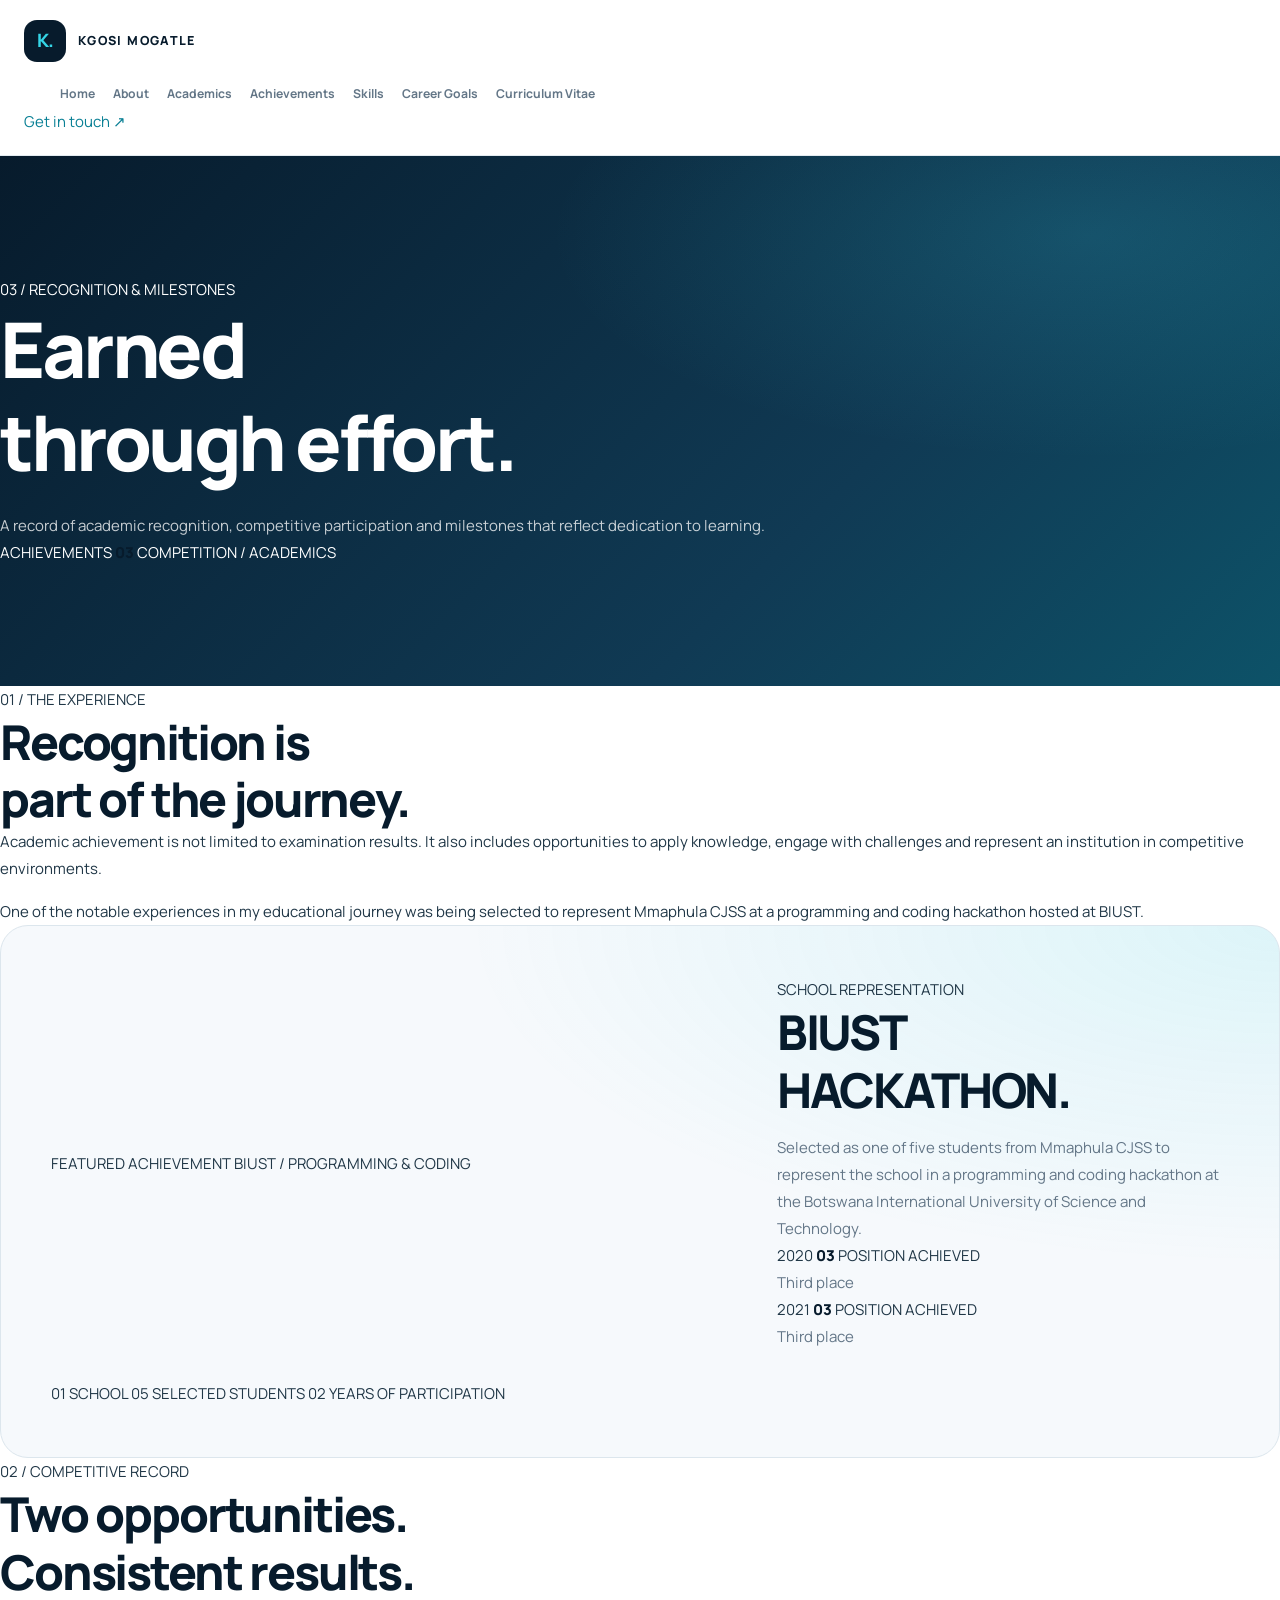
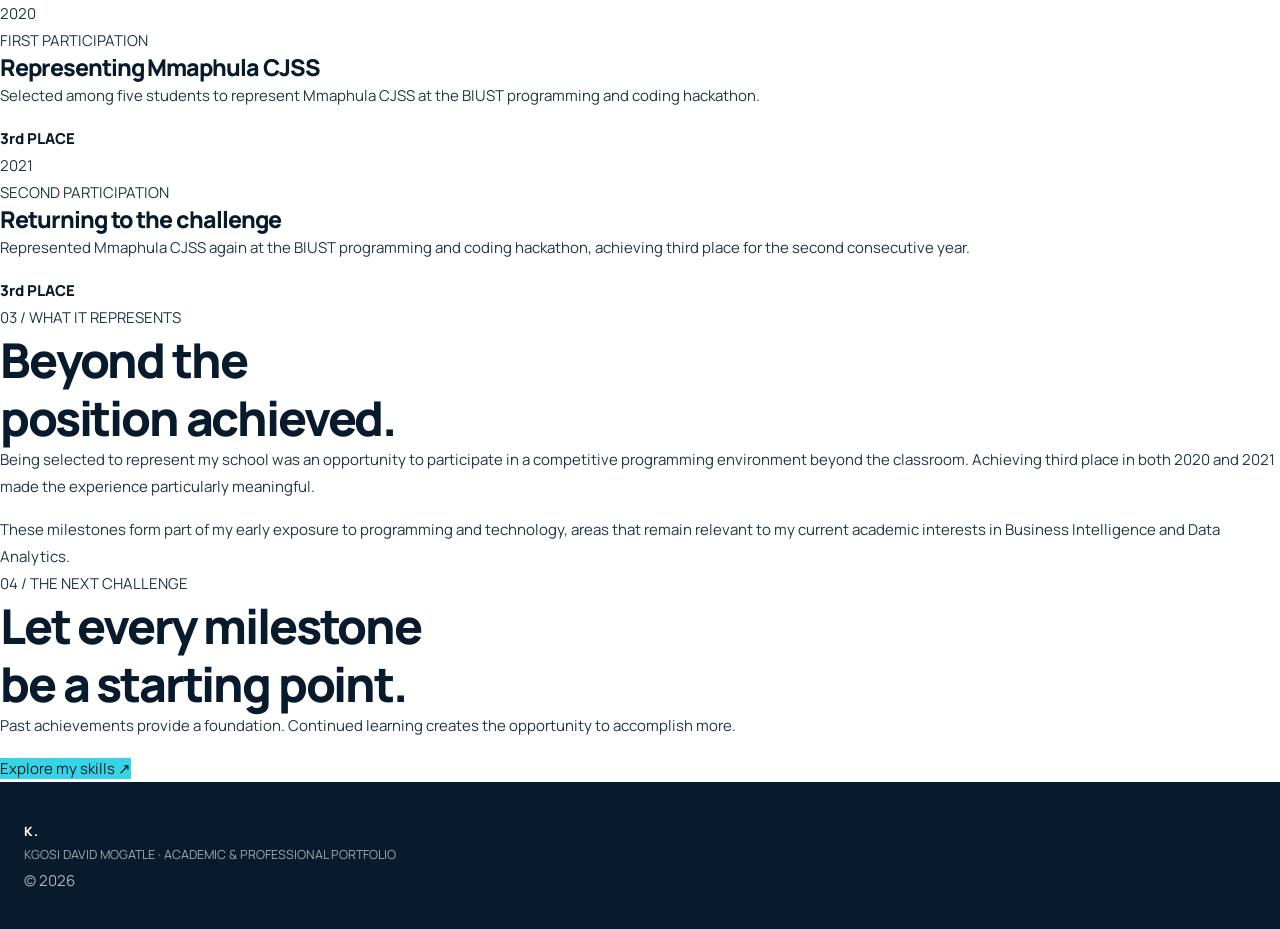
<file: achievement.html>
<!DOCTYPE html>
<html lang="en">
<head>
    <meta charset="UTF-8">
    <meta name="viewport" content="width=device-width, initial-scale=1.0">
    <meta name="description" content="Academic achievements and programming hackathon participation by Kgosi David Mogatle.">
    <title>Achievements | Kgosi David Mogatle</title>
    <link rel="stylesheet" href="style.css">
</head>

<body>

    <header class="site-header">
        <a href="index.html" class="brand">
            <span class="brand-symbol">K.</span>
            <span class="brand-name">KGOSI MOGATLE</span>
        </a>

        <nav class="main-navigation">
            <a href="index.html">Home</a>
            <a href="about.html">About</a>
            <a href="academic-journey.html">Academics</a>
            <a href="achievements.html" class="active">Achievements</a>
            <a href="skills-projects.html">Skills</a>
            <a href="career-goals.html">Career Goals</a>
            <a href="cv.html">Curriculum Vitae</a>
        </nav>

        <a href="contact.html" class="header-contact">Get in touch ↗</a>
    </header>


    <main>

        <section class="page-hero achievements-hero">

            <div class="page-hero-content">
                <span class="section-index">03 / RECOGNITION & MILESTONES</span>

                <h1>
                    Earned<br>
                    through <span>effort.</span>
                </h1>

                <p>
                    A record of academic recognition, competitive
                    participation and milestones that reflect
                    dedication to learning.
                </p>
            </div>

            <div class="page-hero-number">
                <span>ACHIEVEMENTS</span>
                <strong>03</strong>
                <span>COMPETITION / ACADEMICS</span>
            </div>

        </section>


        <section class="achievement-intro">

            <div class="achievement-intro-heading">
                <span class="section-index">01 / THE EXPERIENCE</span>
                <h2>Recognition is<br><span>part of the journey.</span></h2>
            </div>

            <div class="achievement-intro-content">
                <p>
                    Academic achievement is not limited to examination
                    results. It also includes opportunities to apply
                    knowledge, engage with challenges and represent
                    an institution in competitive environments.
                </p>

                <p>
                    One of the notable experiences in my educational
                    journey was being selected to represent Mmaphula
                    CJSS at a programming and coding hackathon
                    hosted at BIUST.
                </p>
            </div>

        </section>


        <section class="hackathon-feature">

            <div class="hackathon-topline">
                <span>FEATURED ACHIEVEMENT</span>
                <span>BIUST / PROGRAMMING & CODING</span>
            </div>

            <div class="hackathon-content">

                <div class="hackathon-heading">
                    <span class="hackathon-label">SCHOOL REPRESENTATION</span>

                    <h2>
                        BIUST<br>
                        <span>HACKATHON.</span>
                    </h2>

                    <p>
                        Selected as one of five students from
                        Mmaphula CJSS to represent the school
                        in a programming and coding hackathon
                        at the Botswana International University
                        of Science and Technology.
                    </p>
                </div>

                <div class="hackathon-results">

                    <article class="result-card">
                        <span class="result-year">2020</span>
                        <strong>03</strong>
                        <span class="result-position">POSITION ACHIEVED</span>
                        <p>Third place</p>
                    </article>

                    <article class="result-card result-card-highlight">
                        <span class="result-year">2021</span>
                        <strong>03</strong>
                        <span class="result-position">POSITION ACHIEVED</span>
                        <p>Third place</p>
                    </article>

                </div>

            </div>

            <div class="hackathon-footer">
                <span>01 SCHOOL</span>
                <span>05 SELECTED STUDENTS</span>
                <span>02 YEARS OF PARTICIPATION</span>
            </div>

        </section>


        <section class="achievement-breakdown">

            <div class="breakdown-heading">
                <span class="section-index">02 / COMPETITIVE RECORD</span>
                <h2>Two opportunities.<br><span>Consistent results.</span></h2>
            </div>

            <div class="competition-timeline">

                <article class="competition-entry">
                    <div class="competition-year">2020</div>

                    <div class="competition-line">
                        <span></span>
                    </div>

                    <div class="competition-details">
                        <span>FIRST PARTICIPATION</span>
                        <h3>Representing Mmaphula CJSS</h3>
                        <p>
                            Selected among five students to represent
                            Mmaphula CJSS at the BIUST programming
                            and coding hackathon.
                        </p>
                        <strong>3rd PLACE</strong>
                    </div>
                </article>


                <article class="competition-entry">
                    <div class="competition-year">2021</div>

                    <div class="competition-line">
                        <span></span>
                    </div>

                    <div class="competition-details">
                        <span>SECOND PARTICIPATION</span>
                        <h3>Returning to the challenge</h3>
                        <p>
                            Represented Mmaphula CJSS again at the
                            BIUST programming and coding hackathon,
                            achieving third place for the second
                            consecutive year.
                        </p>
                        <strong>3rd PLACE</strong>
                    </div>
                </article>

            </div>

        </section>


        <section class="achievement-significance">

            <div class="significance-heading">
                <span class="section-index">03 / WHAT IT REPRESENTS</span>
                <h2>Beyond the<br>position achieved.</h2>
            </div>

            <div class="significance-content">

                <p>
                    Being selected to represent my school was an
                    opportunity to participate in a competitive
                    programming environment beyond the classroom.
                    Achieving third place in both 2020 and 2021
                    made the experience particularly meaningful.
                </p>

                <p>
                    These milestones form part of my early exposure
                    to programming and technology, areas that remain
                    relevant to my current academic interests in
                    Business Intelligence and Data Analytics.
                </p>

            </div>

        </section>


        <section class="achievement-closing">

            <span class="section-index">04 / THE NEXT CHALLENGE</span>

            <h2>
                Let every milestone<br>
                <span>be a starting point.</span>
            </h2>

            <p>
                Past achievements provide a foundation.
                Continued learning creates the opportunity
                to accomplish more.
            </p>

            <a href="skills-projects.html" class="button-primary">
                Explore my skills <span>↗</span>
            </a>

        </section>

    </main>


    <footer class="site-footer">
        <a href="index.html" class="footer-brand">K.</a>
        <p>KGOSI DAVID MOGATLE · ACADEMIC & PROFESSIONAL PORTFOLIO</p>
        <span>© 2026</span>
    </footer>

</body>
</html>
</file>
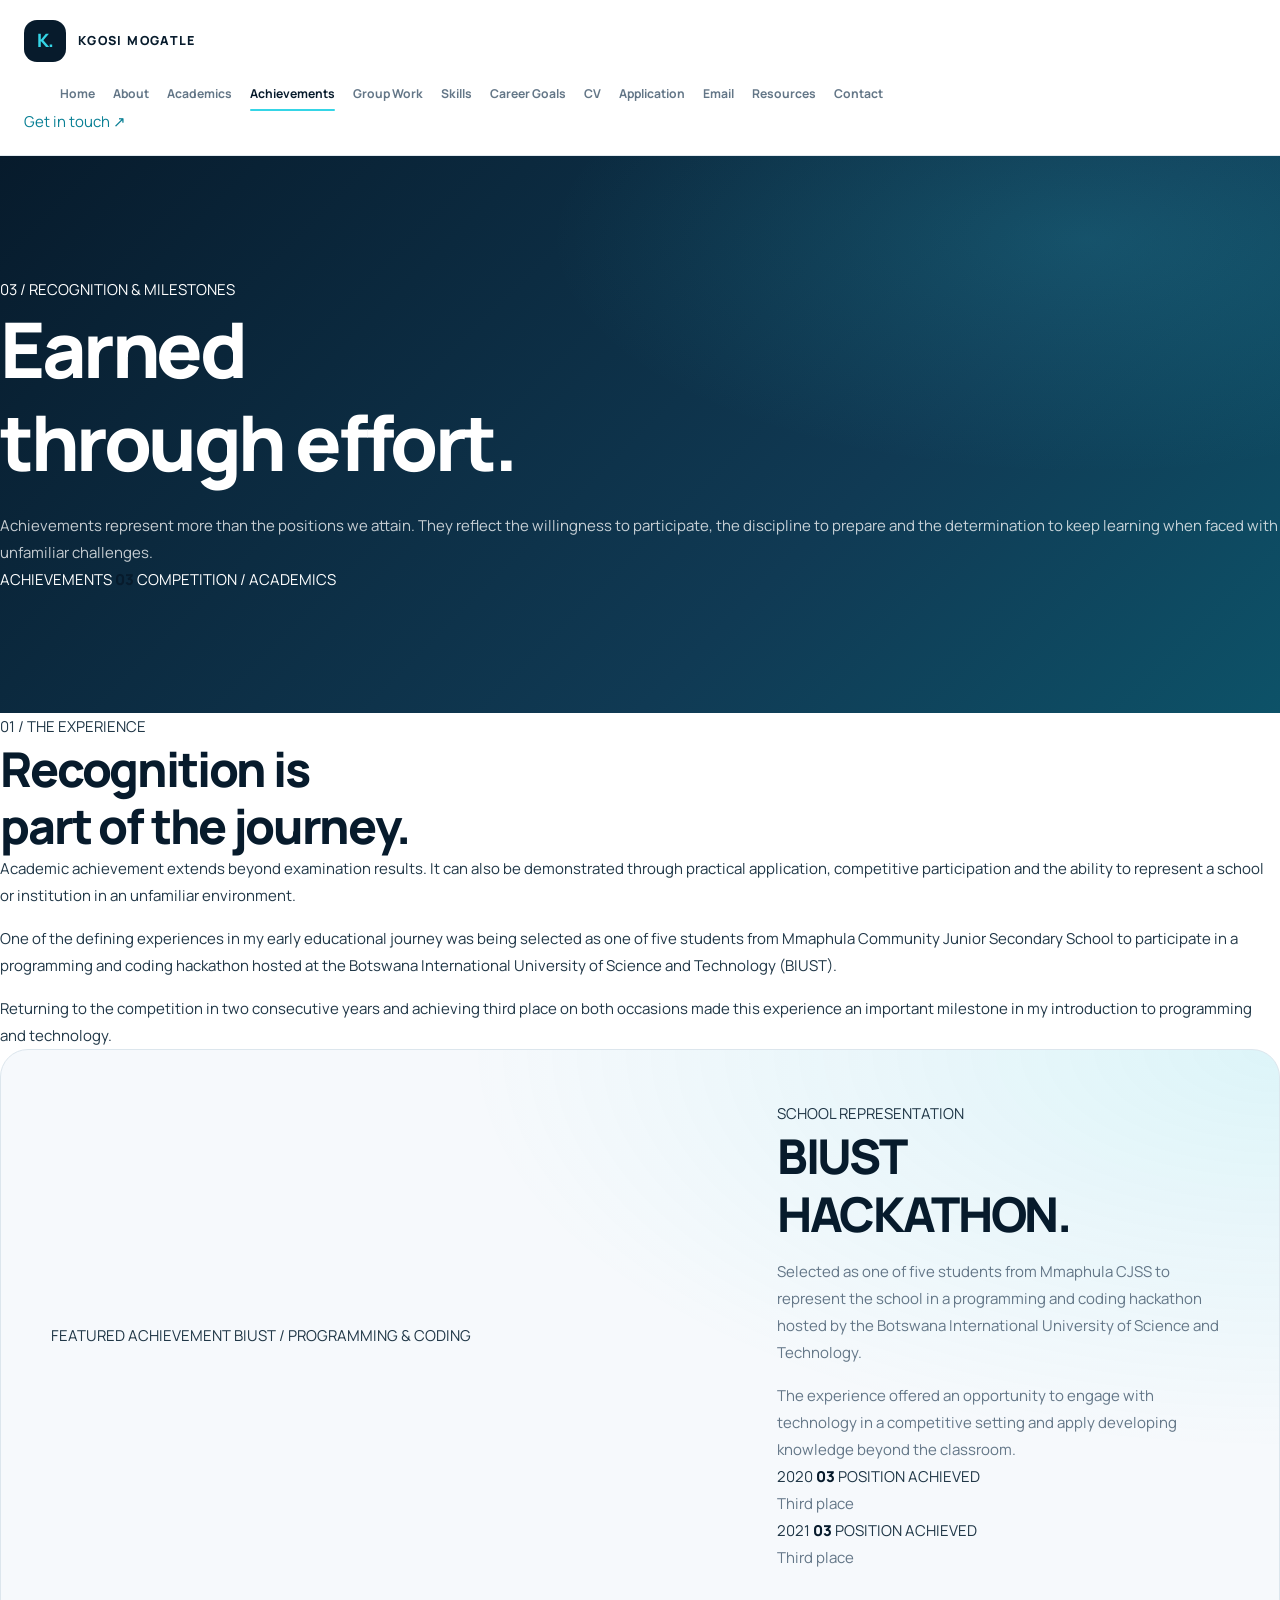
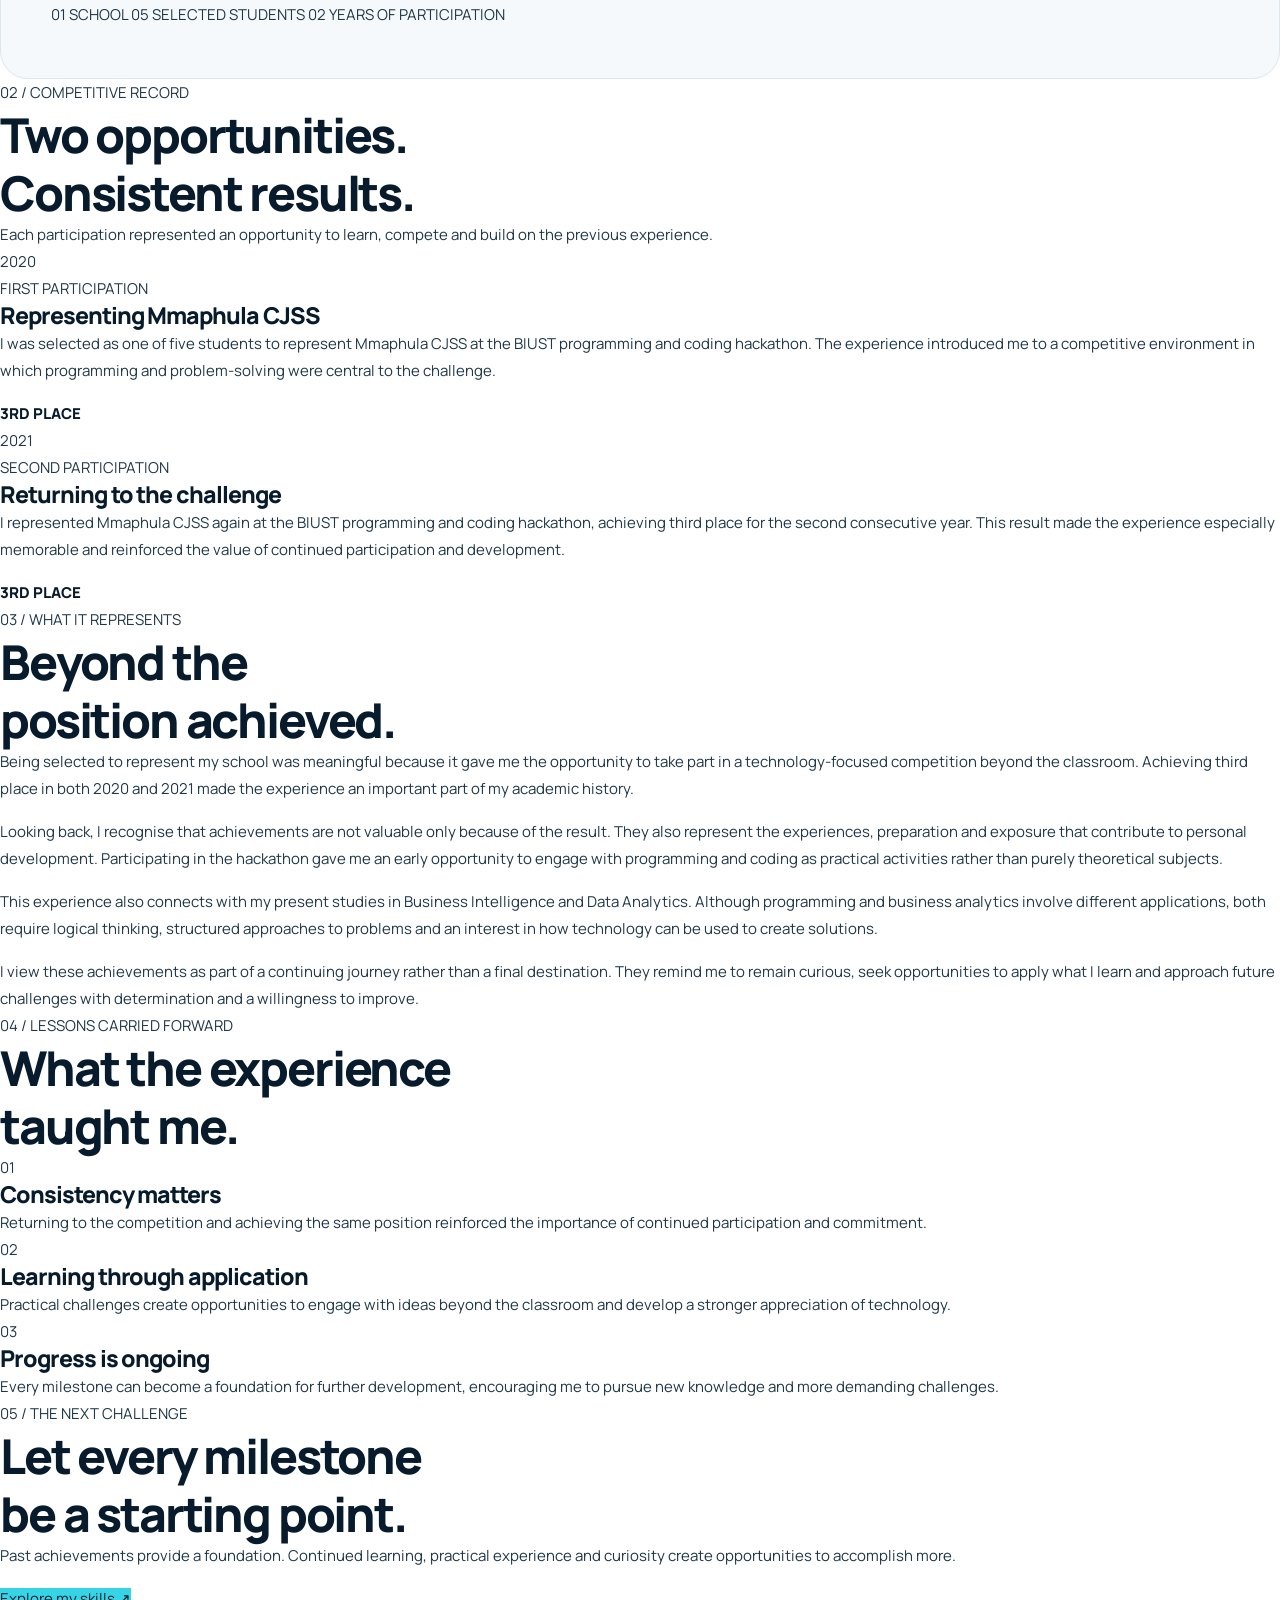
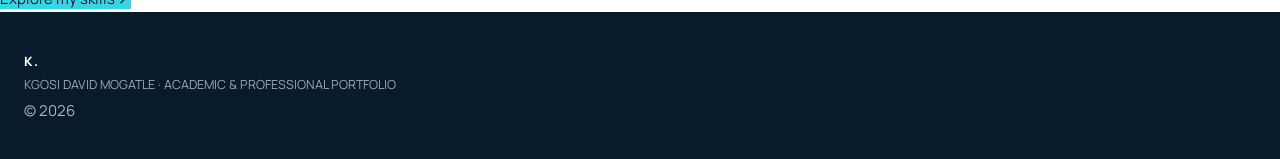
<file: achievements.html>
<!DOCTYPE html>
<html lang="en">
<head>
    <meta charset="UTF-8">
    <meta name="viewport" content="width=device-width, initial-scale=1.0">

    <meta name="description" content="Explore Kgosi David Mogatle's achievements, including representing Mmaphula CJSS at the BIUST programming and coding hackathon in 2020 and 2021.">
    <meta name="theme-color" content="#071b2c">

    <title>Achievements | Kgosi David Mogatle</title>

    <link rel="stylesheet" href="style.css">
</head>

<body id="top">

    <!-- ==================== HEADER ==================== -->
    <header class="site-header">

        <a href="index.html" class="brand" aria-label="Kgosi Mogatle — Home">
            <span class="brand-symbol">K.</span>
            <span class="brand-name">KGOSI MOGATLE</span>
        </a>

        <nav class="main-navigation" aria-label="Main navigation">
            <a href="index.html">Home</a>
            <a href="about.html">About</a>
            <a href="academic-journey.html">Academics</a>
            <a href="achievements.html" aria-current="page">Achievements</a>
            <a href="group-work.html">Group Work</a>
            <a href="skills-projects.html">Skills</a>
            <a href="career-goals.html">Career Goals</a>
            <a href="cv.html">CV</a>
            <a href="application-letter.html">Application</a>
            <a href="email-template.html">Email</a>
            <a href="study-resources.html">Resources</a>
            <a href="contact.html">Contact</a>
        </nav>

        <a href="contact.html" class="header-contact">
            Get in touch <span aria-hidden="true">↗</span>
        </a>

    </header>


    <main>

        <!-- ==================== PAGE HERO ==================== -->
        <section class="page-hero achievements-hero">

            <div class="page-hero-content">

                <span class="section-index">
                    03 / RECOGNITION &amp; MILESTONES
                </span>

                <h1>
                    Earned<br>
                    through <span>effort.</span>
                </h1>

                <p>
                    Achievements represent more than the positions we
                    attain. They reflect the willingness to participate,
                    the discipline to prepare and the determination to
                    keep learning when faced with unfamiliar challenges.
                </p>

            </div>

            <div class="page-hero-number">
                <span>ACHIEVEMENTS</span>
                <strong>03</strong>
                <span>COMPETITION / ACADEMICS</span>
            </div>

        </section>


        <!-- ==================== INTRODUCTION ==================== -->
        <section class="achievement-intro">

            <div class="achievement-intro-heading">

                <span class="section-index">01 / THE EXPERIENCE</span>

                <h2>
                    Recognition is<br>
                    <span>part of the journey.</span>
                </h2>

            </div>

            <div class="achievement-intro-content">

                <p>
                    Academic achievement extends beyond examination
                    results. It can also be demonstrated through
                    practical application, competitive participation
                    and the ability to represent a school or institution
                    in an unfamiliar environment.
                </p>

                <p>
                    One of the defining experiences in my early
                    educational journey was being selected as one
                    of five students from Mmaphula Community Junior
                    Secondary School to participate in a programming
                    and coding hackathon hosted at the Botswana
                    International University of Science and Technology
                    (BIUST).
                </p>

                <p>
                    Returning to the competition in two consecutive
                    years and achieving third place on both occasions
                    made this experience an important milestone in my
                    introduction to programming and technology.
                </p>

            </div>

        </section>


        <!-- ==================== FEATURED ACHIEVEMENT ==================== -->
        <section class="hackathon-feature">

            <div class="hackathon-topline">
                <span>FEATURED ACHIEVEMENT</span>
                <span>BIUST / PROGRAMMING &amp; CODING</span>
            </div>

            <div class="hackathon-content">

                <div class="hackathon-heading">

                    <span class="hackathon-label">
                        SCHOOL REPRESENTATION
                    </span>

                    <h2>
                        BIUST<br>
                        <span>HACKATHON.</span>
                    </h2>

                    <p>
                        Selected as one of five students from Mmaphula
                        CJSS to represent the school in a programming
                        and coding hackathon hosted by the Botswana
                        International University of Science and Technology.
                    </p>

                    <p>
                        The experience offered an opportunity to engage
                        with technology in a competitive setting and
                        apply developing knowledge beyond the classroom.
                    </p>

                </div>


                <div class="hackathon-results">

                    <article class="result-card">

                        <span class="result-year">2020</span>

                        <strong>03</strong>

                        <span class="result-position">
                            POSITION ACHIEVED
                        </span>

                        <p>Third place</p>

                    </article>


                    <article class="result-card result-card-highlight">

                        <span class="result-year">2021</span>

                        <strong>03</strong>

                        <span class="result-position">
                            POSITION ACHIEVED
                        </span>

                        <p>Third place</p>

                    </article>

                </div>

            </div>


            <div class="hackathon-footer">
                <span>01 SCHOOL</span>
                <span>05 SELECTED STUDENTS</span>
                <span>02 YEARS OF PARTICIPATION</span>
            </div>

        </section>


        <!-- ==================== COMPETITION TIMELINE ==================== -->
        <section class="achievement-breakdown">

            <div class="breakdown-heading">

                <span class="section-index">02 / COMPETITIVE RECORD</span>

                <h2>
                    Two opportunities.<br>
                    <span>Consistent results.</span>
                </h2>

                <p>
                    Each participation represented an opportunity to
                    learn, compete and build on the previous experience.
                </p>

            </div>


            <div class="competition-timeline">

                <!-- 2020 -->
                <article class="competition-entry">

                    <div class="competition-year">2020</div>

                    <div class="competition-line">
                        <span></span>
                    </div>

                    <div class="competition-details">

                        <span>FIRST PARTICIPATION</span>

                        <h3>Representing Mmaphula CJSS</h3>

                        <p>
                            I was selected as one of five students to
                            represent Mmaphula CJSS at the BIUST
                            programming and coding hackathon. The
                            experience introduced me to a competitive
                            environment in which programming and
                            problem-solving were central to the challenge.
                        </p>

                        <strong>3RD PLACE</strong>

                    </div>

                </article>


                <!-- 2021 -->
                <article class="competition-entry">

                    <div class="competition-year">2021</div>

                    <div class="competition-line">
                        <span></span>
                    </div>

                    <div class="competition-details">

                        <span>SECOND PARTICIPATION</span>

                        <h3>Returning to the challenge</h3>

                        <p>
                            I represented Mmaphula CJSS again at the
                            BIUST programming and coding hackathon,
                            achieving third place for the second
                            consecutive year. This result made the
                            experience especially memorable and
                            reinforced the value of continued
                            participation and development.
                        </p>

                        <strong>3RD PLACE</strong>

                    </div>

                </article>

            </div>

        </section>


        <!-- ==================== REFLECTION ==================== -->
        <section class="achievement-significance">

            <div class="significance-heading">

                <span class="section-index">03 / WHAT IT REPRESENTS</span>

                <h2>
                    Beyond the<br>
                    position achieved.
                </h2>

            </div>

            <div class="significance-content">

                <p>
                    Being selected to represent my school was meaningful
                    because it gave me the opportunity to take part in a
                    technology-focused competition beyond the classroom.
                    Achieving third place in both 2020 and 2021 made
                    the experience an important part of my academic
                    history.
                </p>

                <p>
                    Looking back, I recognise that achievements are not
                    valuable only because of the result. They also
                    represent the experiences, preparation and exposure
                    that contribute to personal development. Participating
                    in the hackathon gave me an early opportunity to
                    engage with programming and coding as practical
                    activities rather than purely theoretical subjects.
                </p>

                <p>
                    This experience also connects with my present studies
                    in Business Intelligence and Data Analytics. Although
                    programming and business analytics involve different
                    applications, both require logical thinking,
                    structured approaches to problems and an interest
                    in how technology can be used to create solutions.
                </p>

                <p>
                    I view these achievements as part of a continuing
                    journey rather than a final destination. They remind
                    me to remain curious, seek opportunities to apply
                    what I learn and approach future challenges with
                    determination and a willingness to improve.
                </p>

            </div>

        </section>


        <!-- ==================== KEY TAKEAWAYS ==================== -->
        <section class="achievement-lessons">

            <div class="lessons-heading">

                <span class="section-index">04 / LESSONS CARRIED FORWARD</span>

                <h2>
                    What the experience<br>
                    <span>taught me.</span>
                </h2>

            </div>


            <div class="lessons-grid">

                <article class="lesson-card">

                    <span class="lesson-number">01</span>

                    <h3>Consistency matters</h3>

                    <p>
                        Returning to the competition and achieving the
                        same position reinforced the importance of
                        continued participation and commitment.
                    </p>

                </article>


                <article class="lesson-card">

                    <span class="lesson-number">02</span>

                    <h3>Learning through application</h3>

                    <p>
                        Practical challenges create opportunities to
                        engage with ideas beyond the classroom and
                        develop a stronger appreciation of technology.
                    </p>

                </article>


                <article class="lesson-card">

                    <span class="lesson-number">03</span>

                    <h3>Progress is ongoing</h3>

                    <p>
                        Every milestone can become a foundation for
                        further development, encouraging me to pursue
                        new knowledge and more demanding challenges.
                    </p>

                </article>

            </div>

        </section>


        <!-- ==================== CLOSING CTA ==================== -->
        <section class="achievement-closing">

            <span class="section-index">05 / THE NEXT CHALLENGE</span>

            <h2>
                Let every milestone<br>
                <span>be a starting point.</span>
            </h2>

            <p>
                Past achievements provide a foundation. Continued
                learning, practical experience and curiosity create
                opportunities to accomplish more.
            </p>

            <a href="skills-projects.html" class="button-primary">
                Explore my skills <span aria-hidden="true">↗</span>
            </a>

        </section>

    </main>


    <!-- ==================== FOOTER ==================== -->
    <footer class="site-footer">

        <a href="index.html" class="footer-brand" aria-label="Return to home">
            K.
        </a>

        <p>
            KGOSI DAVID MOGATLE · ACADEMIC &amp; PROFESSIONAL PORTFOLIO
        </p>

        <span>© 2026</span>

    </footer>

</body>
</html>
</file>
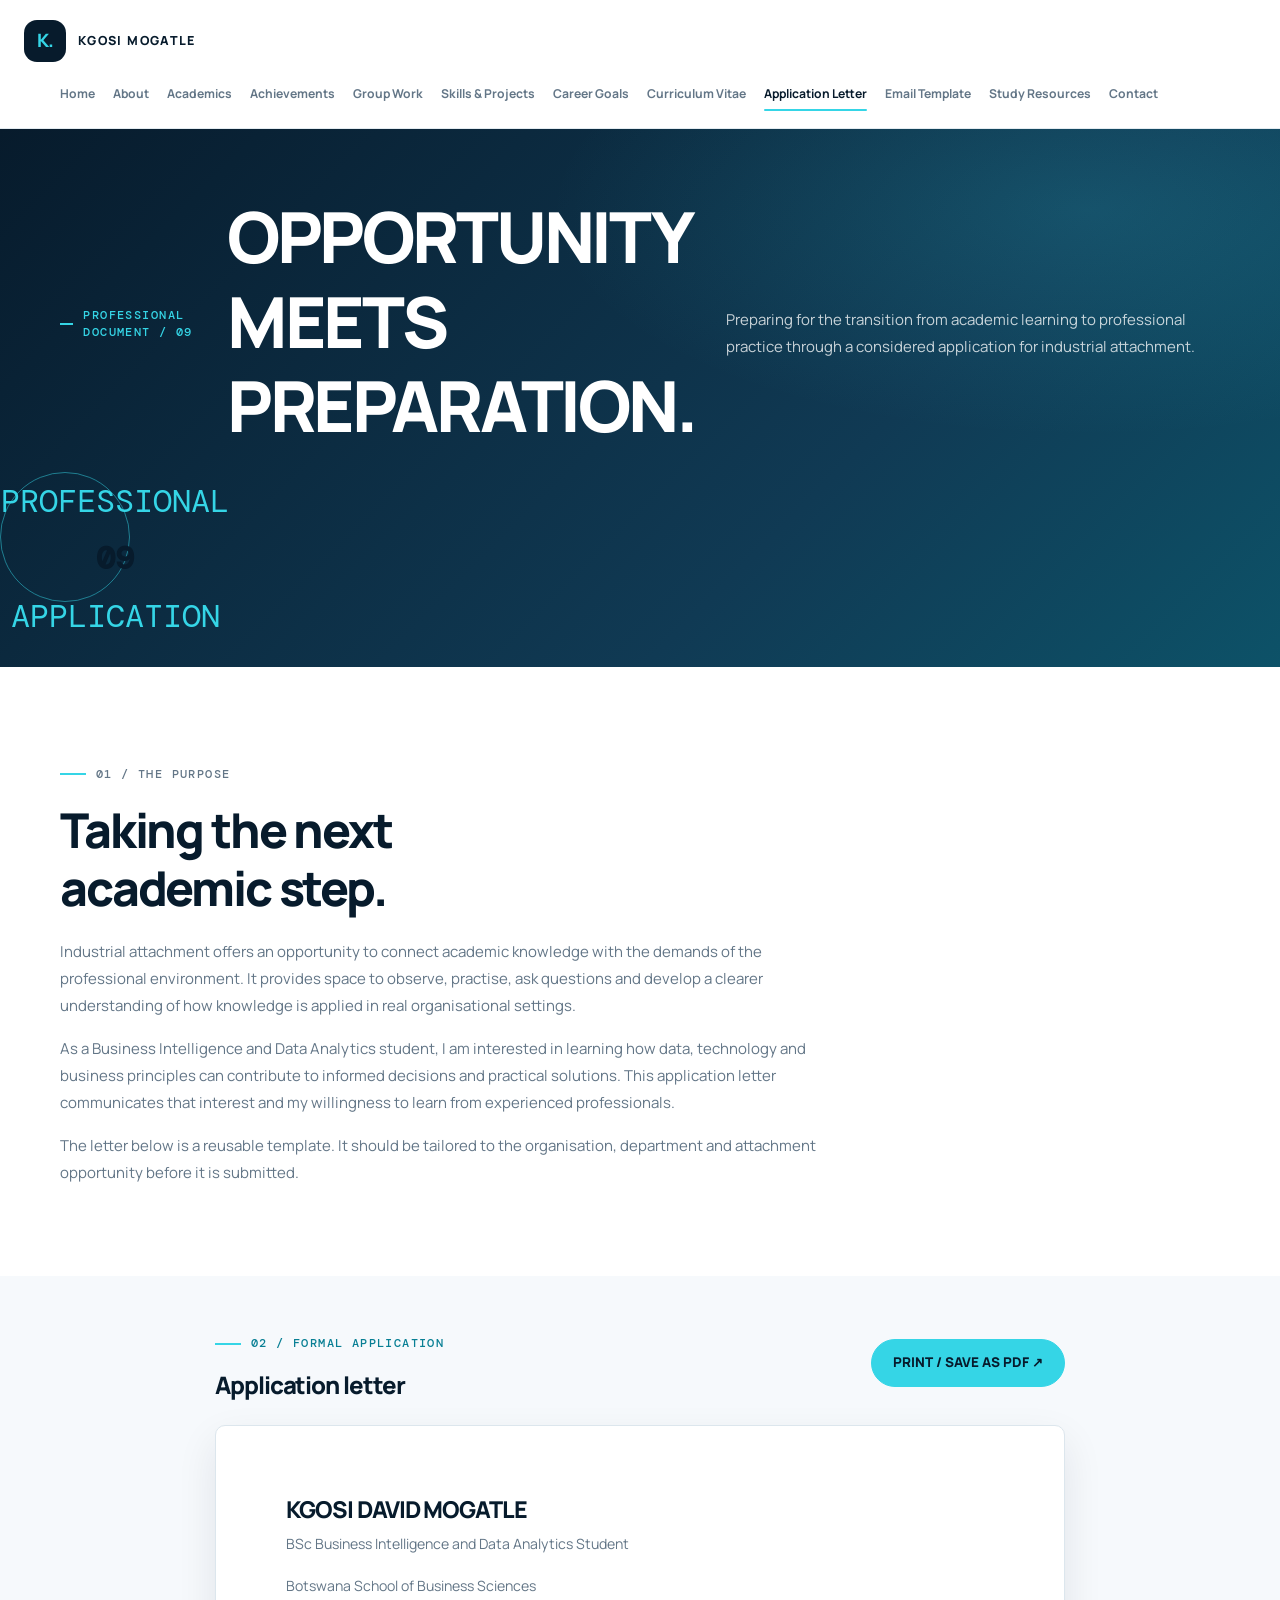
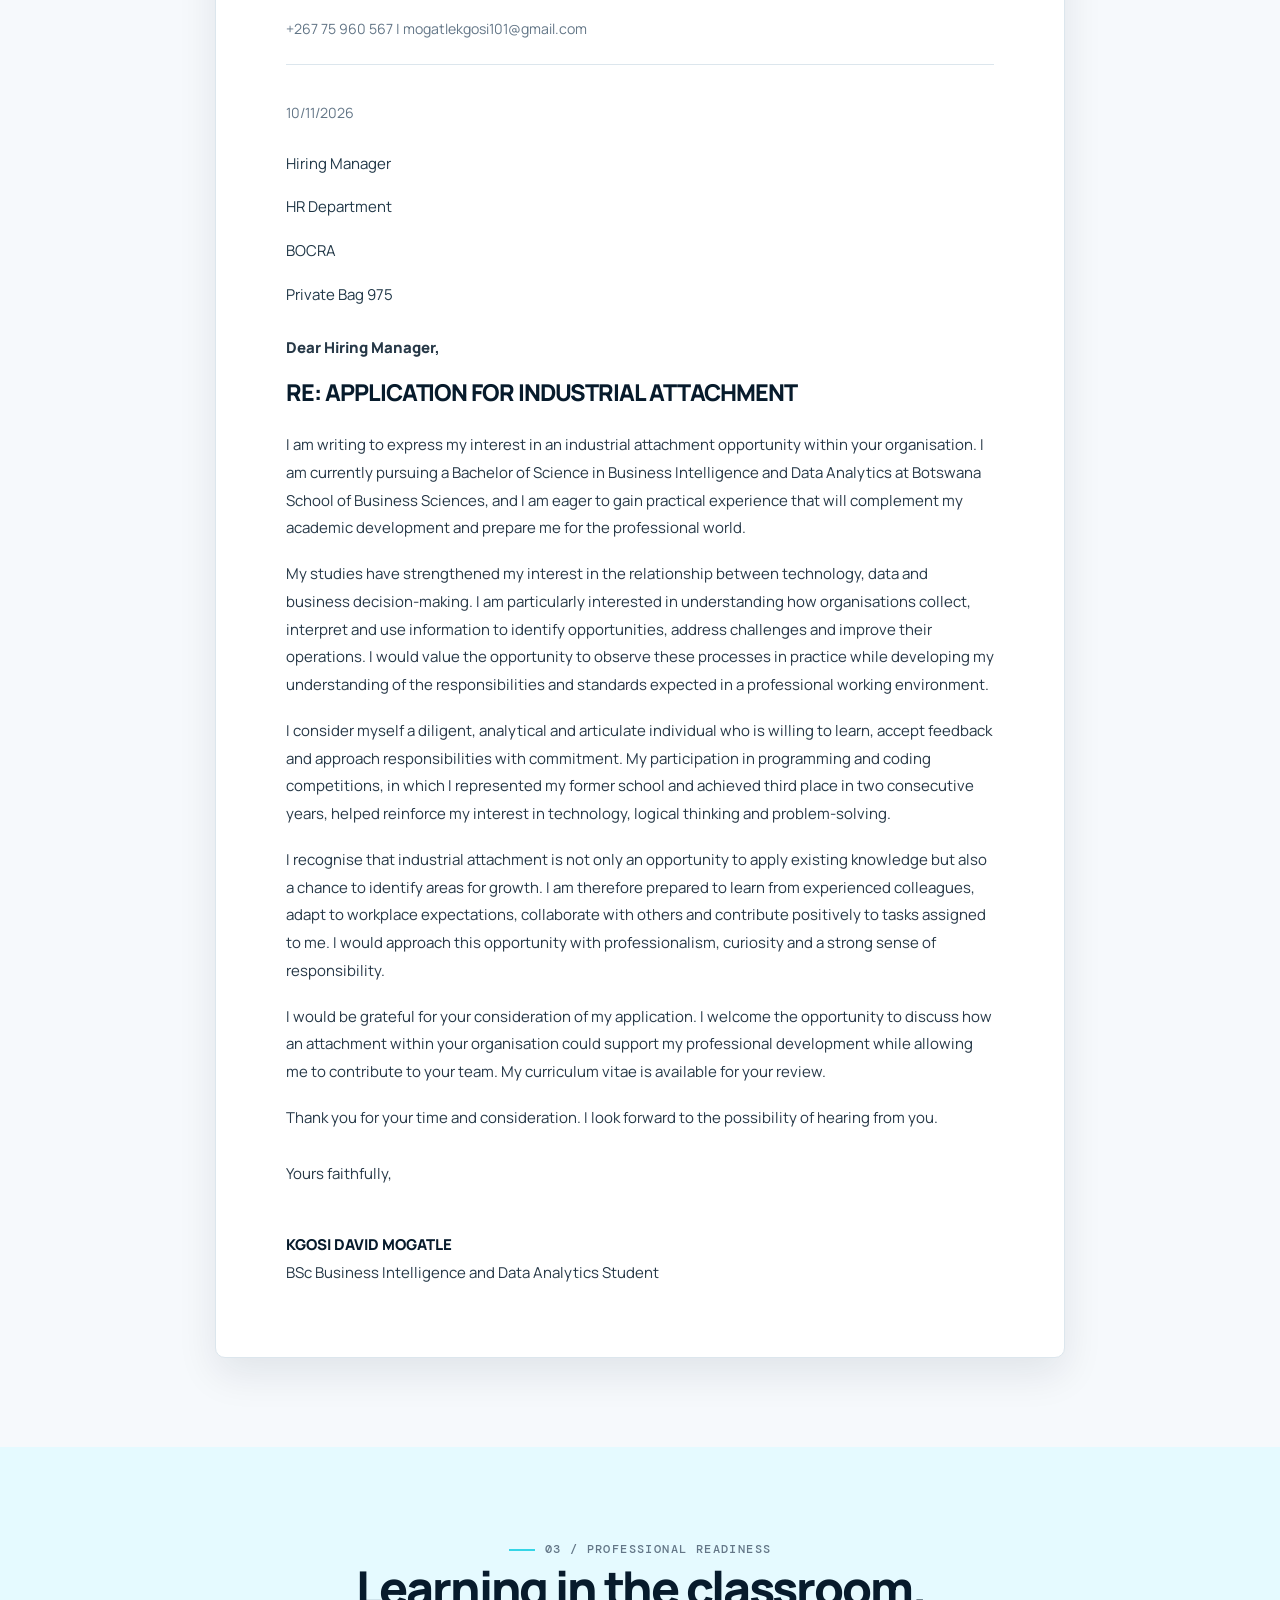
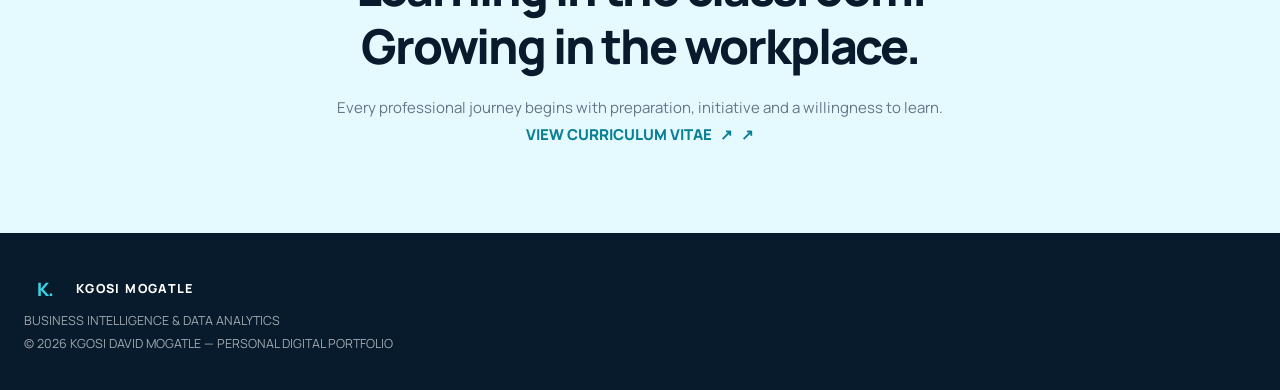
<file: application-letter.html>
<!DOCTYPE html>
<html lang="en">
<head>
    <meta charset="UTF-8">
    <meta name="viewport" content="width=device-width, initial-scale=1.0">

    <meta name="description" content="Industrial attachment application letter by Kgosi David Mogatle, a Business Intelligence and Data Analytics student.">
    <meta name="theme-color" content="#071b2c">

    <title>Application Letter | Kgosi David Mogatle</title>

    <link rel="stylesheet" href="style.css">
</head>

<body id="top">

    <!-- ==================== SITE HEADER ==================== -->
    <header class="site-header">

        <a href="index.html" class="brand" aria-label="Kgosi Mogatle home">
            <span class="brand-symbol">K.</span>
            <span class="brand-name">KGOSI MOGATLE</span>
        </a>

        <nav class="main-navigation" aria-label="Main navigation">
            <a href="index.html">Home</a>
            <a href="about.html">About</a>
            <a href="academic-journey.html">Academics</a>
            <a href="achievements.html">Achievements</a>
            <a href="group-work.html">Group Work</a>
            <a href="skills-projects.html">Skills &amp; Projects</a>
            <a href="career-goals.html">Career Goals</a>
            <a href="cv.html">Curriculum Vitae</a>
            <a href="application-letter.html" aria-current="page">Application Letter</a>
            <a href="email-template.html">Email Template</a>
            <a href="study-resources.html">Study Resources</a>
            <a href="contact.html">Contact</a>
        </nav>

    </header>


    <!-- ==================== MAIN CONTENT ==================== -->
    <main class="application-page">

        <!-- Page introduction -->
        <section class="application-hero">

            <div class="application-hero-content">
                <p class="section-label">PROFESSIONAL DOCUMENT / 09</p>

                <h1>
                    OPPORTUNITY<br>
                    MEETS <span>PREPARATION.</span>
                </h1>

                <p>
                    Preparing for the transition from academic learning
                    to professional practice through a considered
                    application for industrial attachment.
                </p>
            </div>

            <div class="application-hero-mark" aria-hidden="true">
                <span>PROFESSIONAL</span>
                <strong>09</strong>
                <span>APPLICATION</span>
            </div>

        </section>


        <!-- Purpose and context -->
        <section class="application-introduction">

            <div>
                <p class="section-label">01 / THE PURPOSE</p>
                <h2>Taking the next<br>academic step.</h2>
            </div>

            <div>
                <p>
                    Industrial attachment offers an opportunity to
                    connect academic knowledge with the demands of
                    the professional environment. It provides space
                    to observe, practise, ask questions and develop
                    a clearer understanding of how knowledge is
                    applied in real organisational settings.
                </p>

                <p>
                    As a Business Intelligence and Data Analytics
                    student, I am interested in learning how data,
                    technology and business principles can contribute
                    to informed decisions and practical solutions.
                    This application letter communicates that interest
                    and my willingness to learn from experienced
                    professionals.
                </p>

                <p>
                    The letter below is a reusable template. It should
                    be tailored to the organisation, department and
                    attachment opportunity before it is submitted.
                </p>
            </div>

        </section>


        <!-- Formal application document -->
        <section class="application-document-section">

            <div class="application-document-heading">

                <div>
                    <p class="section-label">02 / FORMAL APPLICATION</p>
                    <h2>Application letter</h2>
                </div>

                <button
                    type="button"
                    onclick="window.print()"
                    class="cv-print-button">
                    PRINT / SAVE AS PDF ↗
                </button>

            </div>


            <article class="application-document">

                <!-- Applicant details -->
                <header class="letter-header">
                    <h2>KGOSI DAVID MOGATLE</h2>

                    <p>
                        BSc Business Intelligence and Data Analytics Student
                    </p>

                    <p>
                        Botswana School of Business Sciences
                    </p>

                    <p>
                        +267 75 960 567 | mogatlekgosi101@gmail.com
                    </p>
                </header>


                <!-- Application date -->
                <div class="letter-date">
                    10/11/2026
                </div>


                <!-- Recipient details -->
                <address class="letter-recipient">
                    <p>Hiring Manager</p>
                    <p>HR Department</p>
                    <p>BOCRA</p>
                    <p>Private Bag 975</p>
                </address>


                <p class="letter-salutation">
                    Dear Hiring Manager,
                </p>


                <h3 class="letter-subject">
                    RE: APPLICATION FOR INDUSTRIAL ATTACHMENT
                </h3>


                <!-- Letter body -->
                <div class="letter-body">

                    <p>
                        I am writing to express my interest in an
                        industrial attachment opportunity within your
                        organisation. I am currently pursuing a
                        Bachelor of Science in Business Intelligence
                        and Data Analytics at Botswana School of
                        Business Sciences, and I am eager to gain
                        practical experience that will complement my
                        academic development and prepare me for the
                        professional world.
                    </p>

                    <p>
                        My studies have strengthened my interest in
                        the relationship between technology, data
                        and business decision-making. I am particularly
                        interested in understanding how organisations
                        collect, interpret and use information to
                        identify opportunities, address challenges
                        and improve their operations. I would value
                        the opportunity to observe these processes
                        in practice while developing my understanding
                        of the responsibilities and standards expected
                        in a professional working environment.
                    </p>

                    <p>
                        I consider myself a diligent, analytical and
                        articulate individual who is willing to learn,
                        accept feedback and approach responsibilities
                        with commitment. My participation in programming
                        and coding competitions, in which I represented
                        my former school and achieved third place in
                        two consecutive years, helped reinforce my
                        interest in technology, logical thinking and
                        problem-solving.
                    </p>

                    <p>
                        I recognise that industrial attachment is not
                        only an opportunity to apply existing knowledge
                        but also a chance to identify areas for growth.
                        I am therefore prepared to learn from experienced
                        colleagues, adapt to workplace expectations,
                        collaborate with others and contribute positively
                        to tasks assigned to me. I would approach this
                        opportunity with professionalism, curiosity
                        and a strong sense of responsibility.
                    </p>

                    <p>
                        I would be grateful for your consideration of
                        my application. I welcome the opportunity to
                        discuss how an attachment within your
                        organisation could support my professional
                        development while allowing me to contribute
                        to your team. My curriculum vitae is available
                        for your review.
                    </p>

                    <p>
                        Thank you for your time and consideration.
                        I look forward to the possibility of hearing
                        from you.
                    </p>

                </div>


                <!-- Letter closing -->
                <div class="letter-closing">

                    <p>Yours faithfully,</p>

                    <br>

                    <strong>KGOSI DAVID MOGATLE</strong>

                    <p>
                        BSc Business Intelligence and Data Analytics Student
                    </p>

                </div>

            </article>

        </section>


        <!-- Closing section -->
        <section class="application-closing">

            <p class="section-label">03 / PROFESSIONAL READINESS</p>

            <h2>
                Learning in the classroom.<br>
                Growing in the workplace.
            </h2>

            <p>
                Every professional journey begins with preparation,
                initiative and a willingness to learn.
            </p>

            <a href="cv.html" class="text-link">
                VIEW CURRICULUM VITAE <span>↗</span>
            </a>

        </section>

    </main>


    <!-- ==================== SITE FOOTER ==================== -->
    <footer class="site-footer">

        <div class="footer-brand">
            <span class="brand-symbol">K.</span>
            <span class="brand-name">KGOSI MOGATLE</span>
        </div>

        <p>BUSINESS INTELLIGENCE &amp; DATA ANALYTICS</p>

        <p>
            © 2026 KGOSI DAVID MOGATLE — PERSONAL DIGITAL PORTFOLIO
        </p>

    </footer>

</body>
</html>
</file>
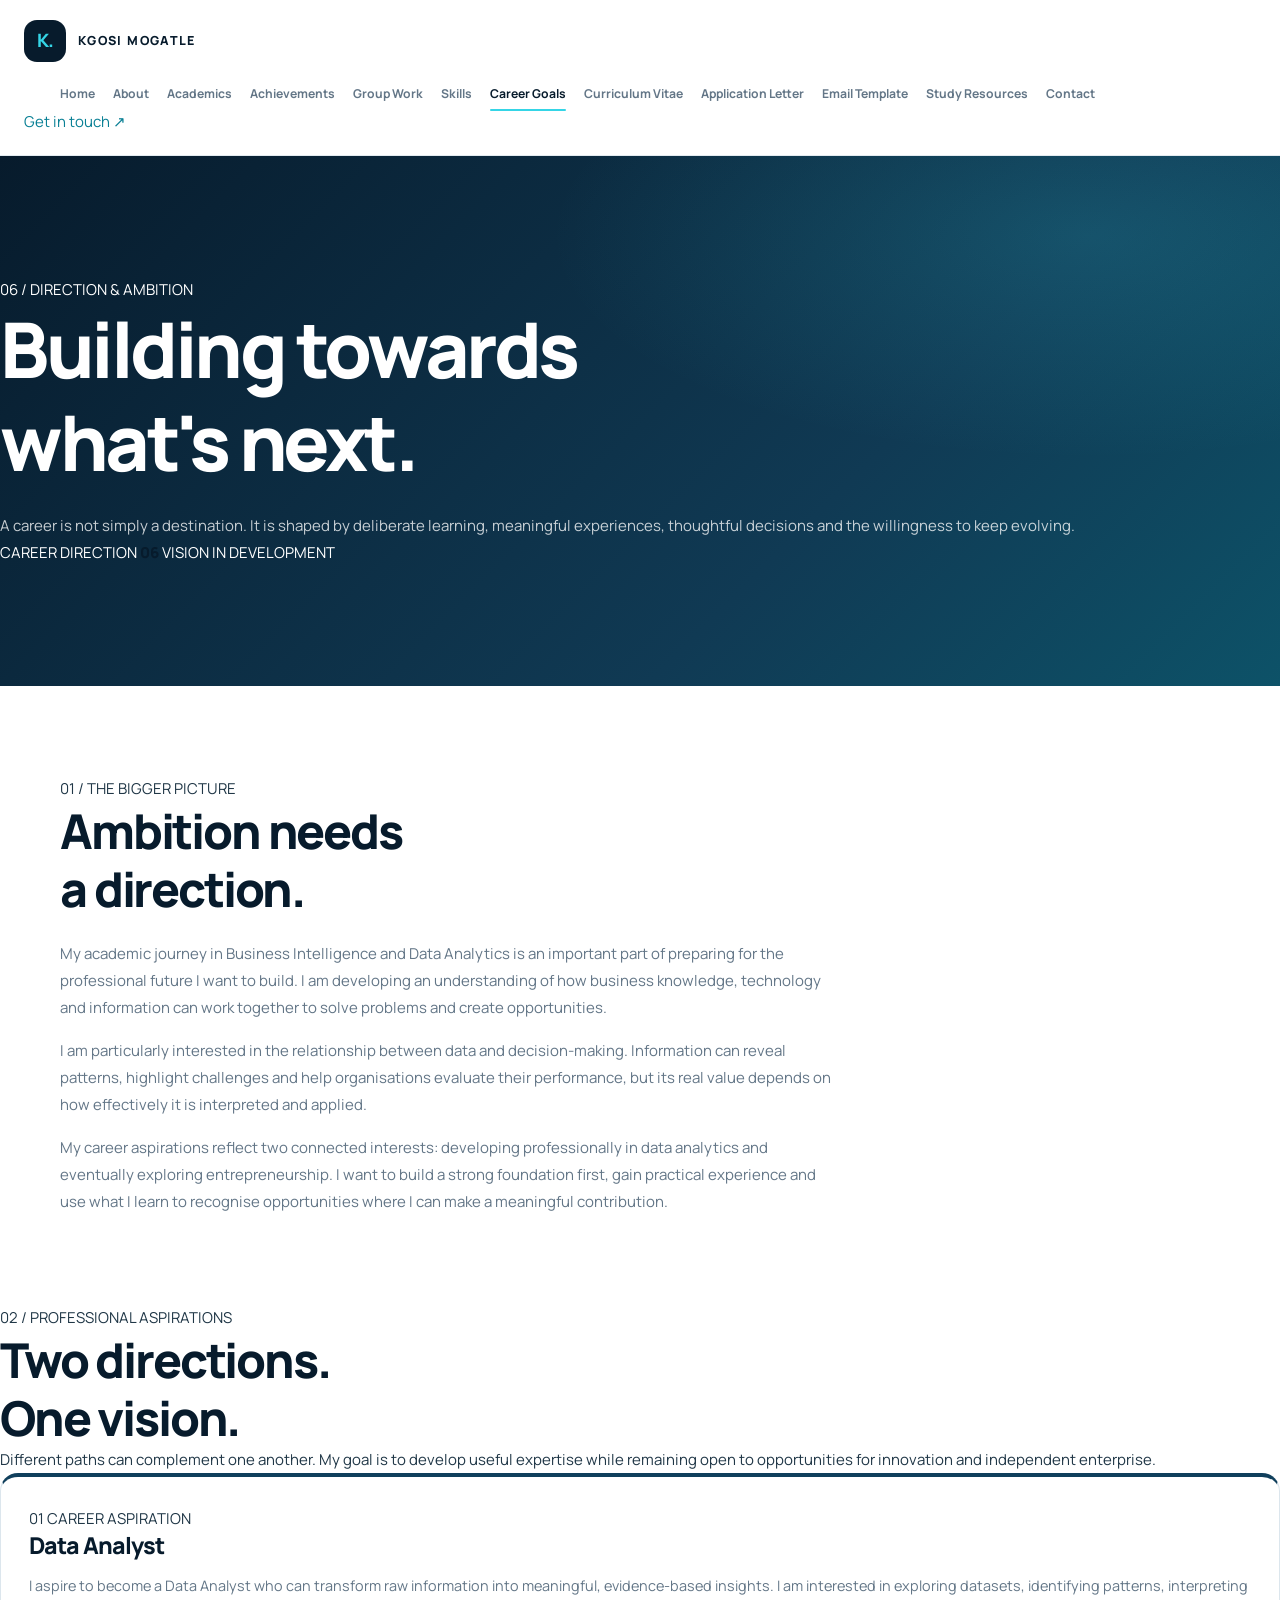
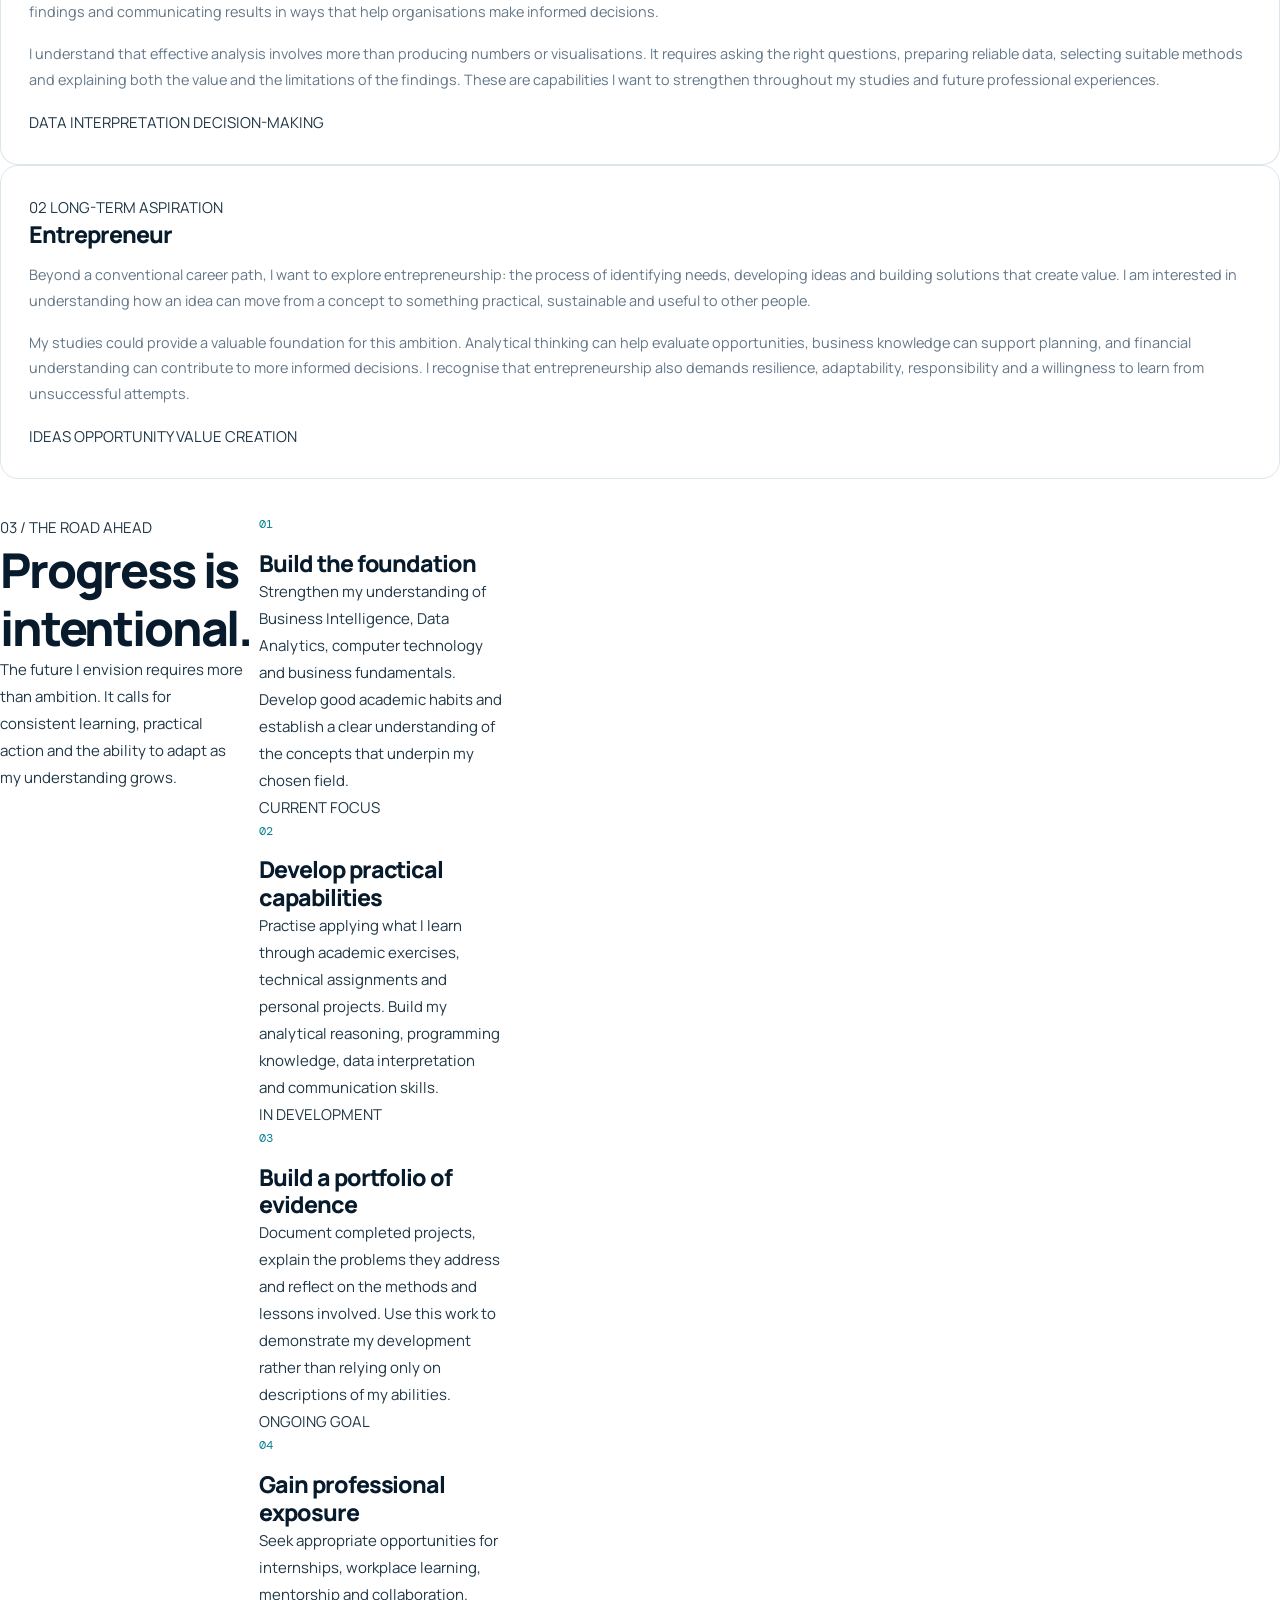
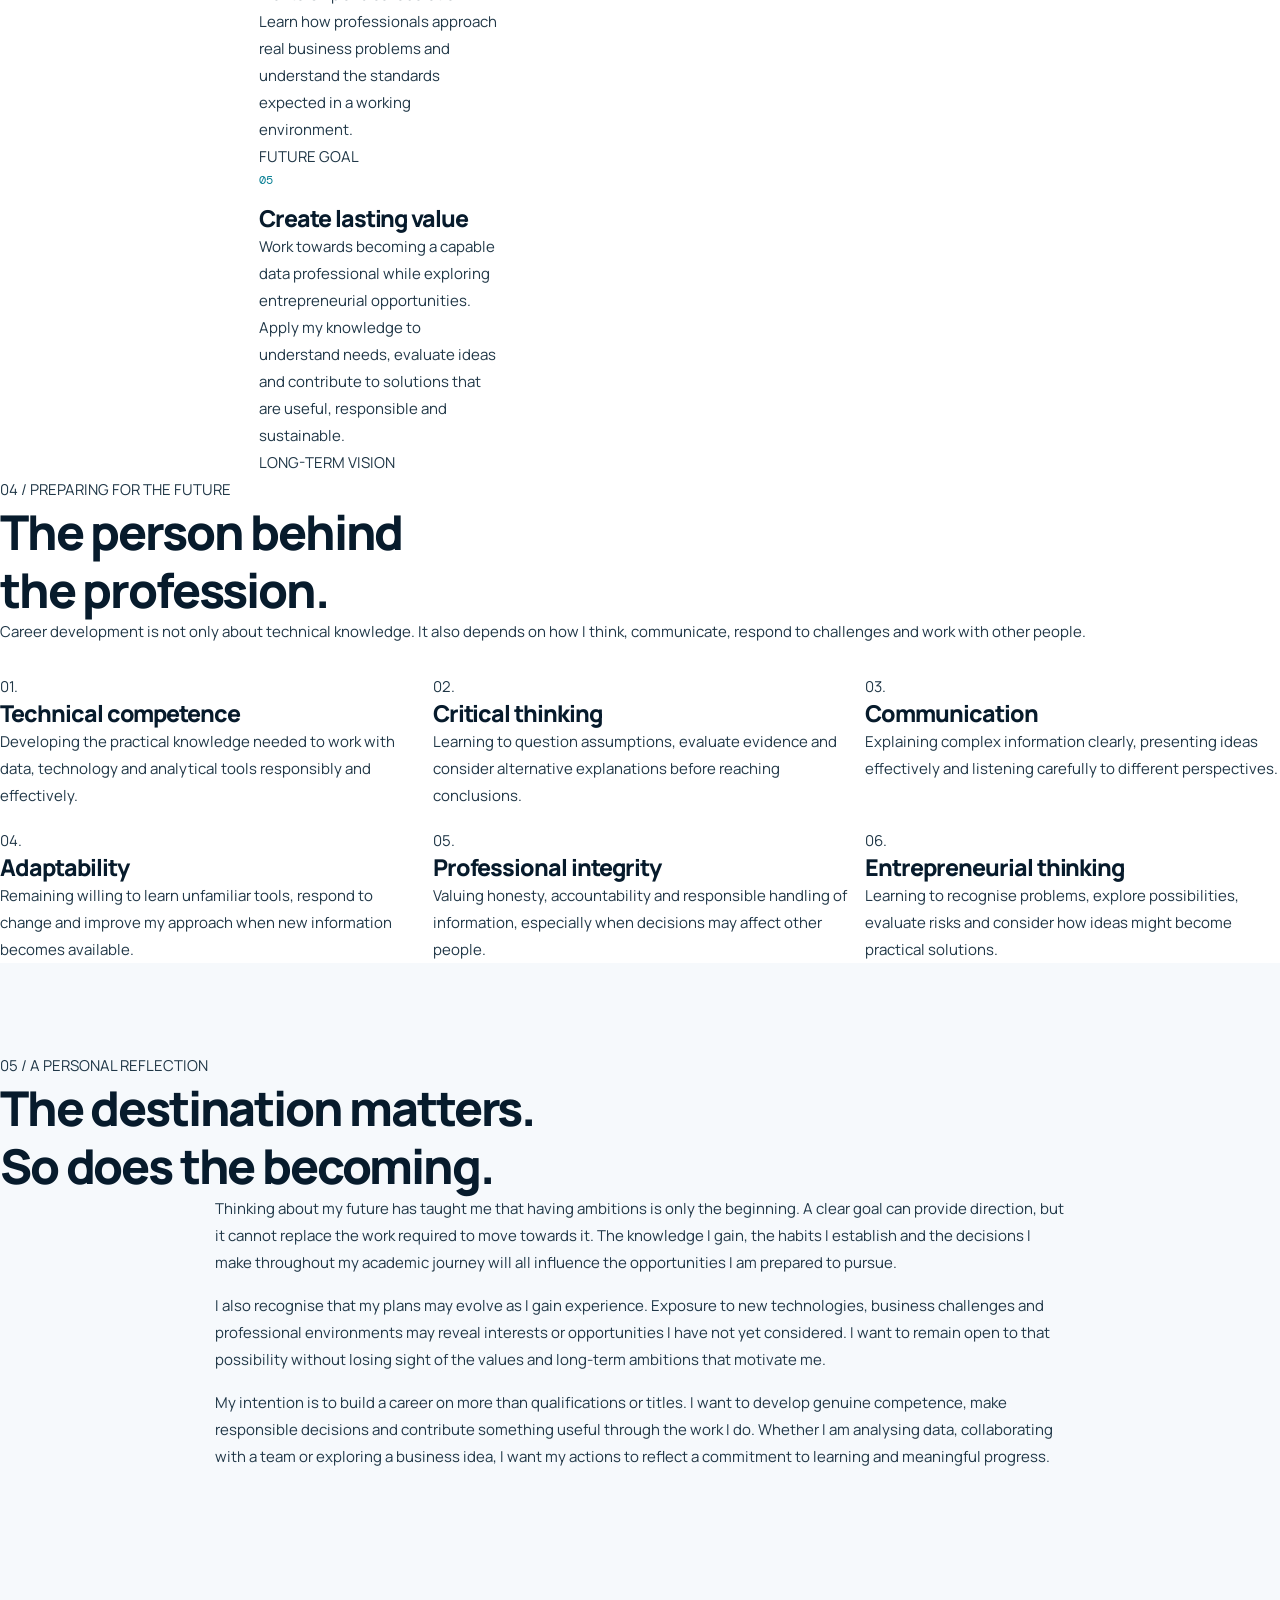
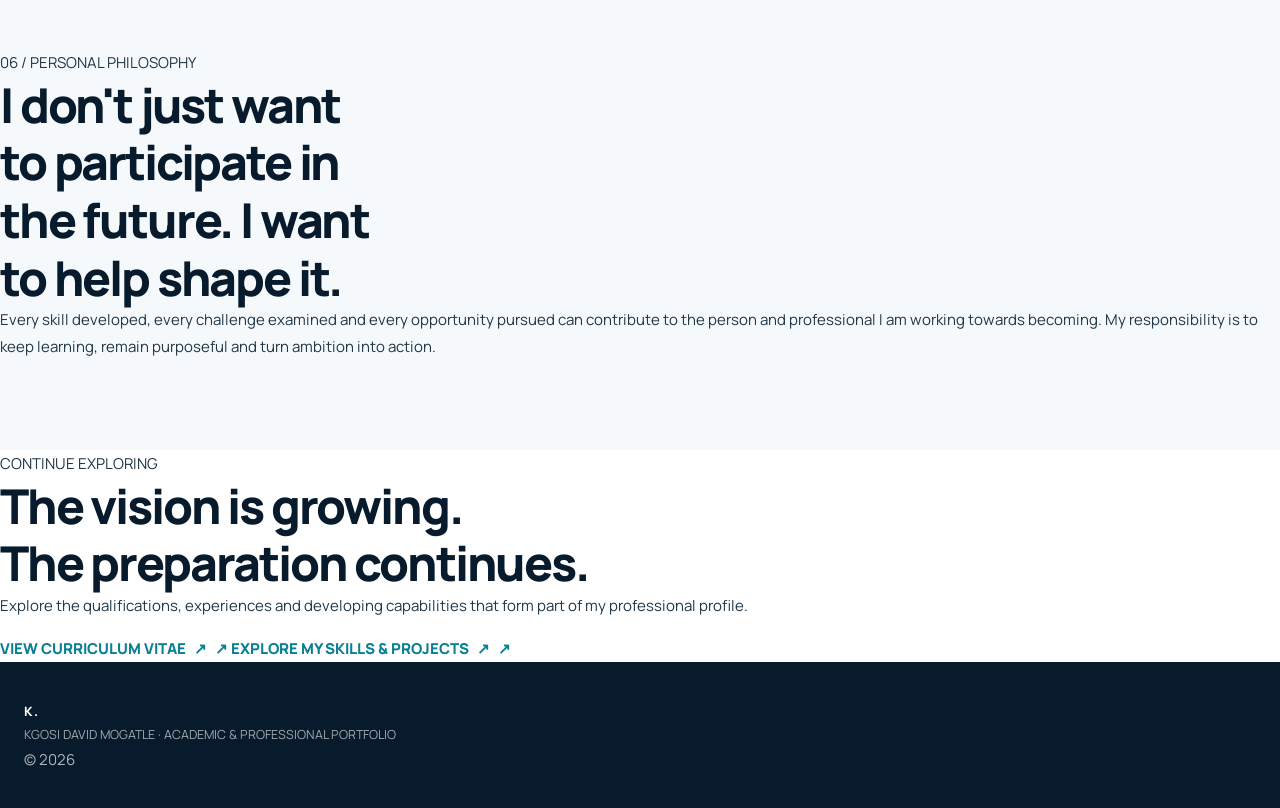
<file: career-goals.html>
<!DOCTYPE html>
<html lang="en">
<head>
    <meta charset="UTF-8">
    <meta name="viewport" content="width=device-width, initial-scale=1.0">

    <meta name="description" content="Explore Kgosi David Mogatle's career aspirations in data analytics and entrepreneurship, professional development roadmap and long-term vision.">

    <meta name="theme-color" content="#071b2c">

    <title>Career Goals | Kgosi David Mogatle</title>

    <link rel="stylesheet" href="style.css">
</head>

<body id="top">

    <!-- ==================== HEADER ==================== -->

    <header class="site-header">

        <a href="index.html" class="brand" aria-label="Kgosi Mogatle — Home">
            <span class="brand-symbol">K.</span>
            <span class="brand-name">KGOSI MOGATLE</span>
        </a>

        <nav class="main-navigation" aria-label="Main navigation">
            <a href="index.html">Home</a>
            <a href="about.html">About</a>
            <a href="academic-journey.html">Academics</a>
            <a href="achievements.html">Achievements</a>
            <a href="group-work.html">Group Work</a>
            <a href="skills-projects.html">Skills</a>
            <a href="career-goals.html" aria-current="page" class="active">Career Goals</a>
            <a href="cv.html">Curriculum Vitae</a>
            <a href="application-letter.html">Application Letter</a>
            <a href="email-template.html">Email Template</a>
            <a href="study-resources.html">Study Resources</a>
            <a href="contact.html">Contact</a>
        </nav>

        <a href="contact.html" class="header-contact">
            Get in touch ↗
        </a>

    </header>


    <!-- ==================== MAIN CONTENT ==================== -->

    <main>

        <!-- CAREER HERO -->

        <section class="page-hero career-hero">

            <div class="page-hero-content">

                <span class="section-index">
                    06 / DIRECTION & AMBITION
                </span>

                <h1>
                    Building towards<br>
                    <span>what's next.</span>
                </h1>

                <p>
                    A career is not simply a destination. It is shaped
                    by deliberate learning, meaningful experiences,
                    thoughtful decisions and the willingness to
                    keep evolving.
                </p>

            </div>

            <div class="page-hero-number">

                <span>CAREER DIRECTION</span>

                <strong>06</strong>

                <span>VISION IN DEVELOPMENT</span>

            </div>

        </section>


        <!-- CAREER INTRODUCTION -->

        <section class="career-introduction">

            <div class="career-intro-heading">

                <span class="section-index">
                    01 / THE BIGGER PICTURE
                </span>

                <h2>
                    Ambition needs<br>
                    a direction.
                </h2>

            </div>

            <div class="career-intro-content">

                <p>
                    My academic journey in Business Intelligence and
                    Data Analytics is an important part of preparing
                    for the professional future I want to build.
                    I am developing an understanding of how business
                    knowledge, technology and information can work
                    together to solve problems and create opportunities.
                </p>

                <p>
                    I am particularly interested in the relationship
                    between data and decision-making. Information can
                    reveal patterns, highlight challenges and help
                    organisations evaluate their performance, but
                    its real value depends on how effectively it is
                    interpreted and applied.
                </p>

                <p>
                    My career aspirations reflect two connected
                    interests: developing professionally in data
                    analytics and eventually exploring entrepreneurship.
                    I want to build a strong foundation first, gain
                    practical experience and use what I learn to
                    recognise opportunities where I can make a
                    meaningful contribution.
                </p>

            </div>

        </section>


        <!-- PROFESSIONAL ASPIRATIONS -->

        <section class="career-ambitions">

            <div class="career-section-heading">

                <span class="section-index">
                    02 / PROFESSIONAL ASPIRATIONS
                </span>

                <h2>
                    Two directions.<br>
                    One vision.
                </h2>

                <p>
                    Different paths can complement one another.
                    My goal is to develop useful expertise while
                    remaining open to opportunities for innovation
                    and independent enterprise.
                </p>

            </div>


            <!-- CAREER GOAL: DATA ANALYST -->

            <article class="career-goal-card">

                <div class="career-goal-top">

                    <span>01</span>

                    <span>CAREER ASPIRATION</span>

                </div>

                <h3>Data Analyst</h3>

                <p>
                    I aspire to become a Data Analyst who can transform
                    raw information into meaningful, evidence-based
                    insights. I am interested in exploring datasets,
                    identifying patterns, interpreting findings and
                    communicating results in ways that help
                    organisations make informed decisions.
                </p>

                <p>
                    I understand that effective analysis involves
                    more than producing numbers or visualisations.
                    It requires asking the right questions, preparing
                    reliable data, selecting suitable methods and
                    explaining both the value and the limitations
                    of the findings. These are capabilities I want
                    to strengthen throughout my studies and future
                    professional experiences.
                </p>

                <div class="career-goal-footer">

                    <span>DATA</span>

                    <span>INTERPRETATION</span>

                    <span>DECISION-MAKING</span>

                </div>

            </article>


            <!-- CAREER GOAL: ENTREPRENEURSHIP -->

            <article class="career-goal-card career-goal-secondary">

                <div class="career-goal-top">

                    <span>02</span>

                    <span>LONG-TERM ASPIRATION</span>

                </div>

                <h3>Entrepreneur</h3>

                <p>
                    Beyond a conventional career path, I want to
                    explore entrepreneurship: the process of
                    identifying needs, developing ideas and building
                    solutions that create value. I am interested in
                    understanding how an idea can move from a concept
                    to something practical, sustainable and useful
                    to other people.
                </p>

                <p>
                    My studies could provide a valuable foundation
                    for this ambition. Analytical thinking can help
                    evaluate opportunities, business knowledge can
                    support planning, and financial understanding
                    can contribute to more informed decisions.
                    I recognise that entrepreneurship also demands
                    resilience, adaptability, responsibility and
                    a willingness to learn from unsuccessful attempts.
                </p>

                <div class="career-goal-footer">

                    <span>IDEAS</span>

                    <span>OPPORTUNITY</span>

                    <span>VALUE CREATION</span>

                </div>

            </article>

        </section>


        <!-- CAREER DEVELOPMENT ROADMAP -->

        <section class="career-roadmap">

            <div class="roadmap-heading">

                <span class="section-index">
                    03 / THE ROAD AHEAD
                </span>

                <h2>
                    Progress is<br>
                    intentional.
                </h2>

                <p>
                    The future I envision requires more than ambition.
                    It calls for consistent learning, practical action
                    and the ability to adapt as my understanding grows.
                </p>

            </div>


            <div class="roadmap-list">

                <article class="roadmap-item">

                    <span class="roadmap-number">01</span>

                    <div class="roadmap-details">

                        <h3>Build the foundation</h3>

                        <p>
                            Strengthen my understanding of Business
                            Intelligence, Data Analytics, computer
                            technology and business fundamentals.
                            Develop good academic habits and establish
                            a clear understanding of the concepts
                            that underpin my chosen field.
                        </p>

                    </div>

                    <span class="roadmap-status">
                        CURRENT FOCUS
                    </span>

                </article>


                <article class="roadmap-item">

                    <span class="roadmap-number">02</span>

                    <div class="roadmap-details">

                        <h3>Develop practical capabilities</h3>

                        <p>
                            Practise applying what I learn through
                            academic exercises, technical assignments
                            and personal projects. Build my analytical
                            reasoning, programming knowledge, data
                            interpretation and communication skills.
                        </p>

                    </div>

                    <span class="roadmap-status">
                        IN DEVELOPMENT
                    </span>

                </article>


                <article class="roadmap-item">

                    <span class="roadmap-number">03</span>

                    <div class="roadmap-details">

                        <h3>Build a portfolio of evidence</h3>

                        <p>
                            Document completed projects, explain the
                            problems they address and reflect on the
                            methods and lessons involved. Use this work
                            to demonstrate my development rather than
                            relying only on descriptions of my abilities.
                        </p>

                    </div>

                    <span class="roadmap-status">
                        ONGOING GOAL
                    </span>

                </article>


                <article class="roadmap-item">

                    <span class="roadmap-number">04</span>

                    <div class="roadmap-details">

                        <h3>Gain professional exposure</h3>

                        <p>
                            Seek appropriate opportunities for
                            internships, workplace learning,
                            mentorship and collaboration. Learn how
                            professionals approach real business
                            problems and understand the standards
                            expected in a working environment.
                        </p>

                    </div>

                    <span class="roadmap-status">
                        FUTURE GOAL
                    </span>

                </article>


                <article class="roadmap-item">

                    <span class="roadmap-number">05</span>

                    <div class="roadmap-details">

                        <h3>Create lasting value</h3>

                        <p>
                            Work towards becoming a capable data
                            professional while exploring entrepreneurial
                            opportunities. Apply my knowledge to
                            understand needs, evaluate ideas and
                            contribute to solutions that are useful,
                            responsible and sustainable.
                        </p>

                    </div>

                    <span class="roadmap-status">
                        LONG-TERM VISION
                    </span>

                </article>

            </div>

        </section>


        <!-- SKILLS THAT WILL SUPPORT MY GOALS -->

        <section class="career-supporting-skills">

            <div class="career-section-heading">

                <span class="section-index">
                    04 / PREPARING FOR THE FUTURE
                </span>

                <h2>
                    The person behind<br>
                    the profession.
                </h2>

                <p>
                    Career development is not only about technical
                    knowledge. It also depends on how I think,
                    communicate, respond to challenges and work
                    with other people.
                </p>

            </div>


            <div class="career-skills-grid">

                <article class="career-skill-card">

                    <span class="skill-symbol" aria-hidden="true">01.</span>

                    <h3>Technical competence</h3>

                    <p>
                        Developing the practical knowledge needed
                        to work with data, technology and analytical
                        tools responsibly and effectively.
                    </p>

                </article>


                <article class="career-skill-card">

                    <span class="skill-symbol" aria-hidden="true">02.</span>

                    <h3>Critical thinking</h3>

                    <p>
                        Learning to question assumptions, evaluate
                        evidence and consider alternative explanations
                        before reaching conclusions.
                    </p>

                </article>


                <article class="career-skill-card">

                    <span class="skill-symbol" aria-hidden="true">03.</span>

                    <h3>Communication</h3>

                    <p>
                        Explaining complex information clearly,
                        presenting ideas effectively and listening
                        carefully to different perspectives.
                    </p>

                </article>


                <article class="career-skill-card">

                    <span class="skill-symbol" aria-hidden="true">04.</span>

                    <h3>Adaptability</h3>

                    <p>
                        Remaining willing to learn unfamiliar tools,
                        respond to change and improve my approach
                        when new information becomes available.
                    </p>

                </article>


                <article class="career-skill-card">

                    <span class="skill-symbol" aria-hidden="true">05.</span>

                    <h3>Professional integrity</h3>

                    <p>
                        Valuing honesty, accountability and responsible
                        handling of information, especially when
                        decisions may affect other people.
                    </p>

                </article>


                <article class="career-skill-card">

                    <span class="skill-symbol" aria-hidden="true">06.</span>

                    <h3>Entrepreneurial thinking</h3>

                    <p>
                        Learning to recognise problems, explore
                        possibilities, evaluate risks and consider
                        how ideas might become practical solutions.
                    </p>

                </article>

            </div>

        </section>


        <!-- PERSONAL CAREER REFLECTION -->

        <section class="career-reflection">

            <span class="section-index">
                05 / A PERSONAL REFLECTION
            </span>

            <h2>
                The destination matters.<br>
                <span>So does the becoming.</span>
            </h2>

            <div class="career-reflection-content">

                <p>
                    Thinking about my future has taught me that having
                    ambitions is only the beginning. A clear goal can
                    provide direction, but it cannot replace the work
                    required to move towards it. The knowledge I gain,
                    the habits I establish and the decisions I make
                    throughout my academic journey will all influence
                    the opportunities I am prepared to pursue.
                </p>

                <p>
                    I also recognise that my plans may evolve as I gain
                    experience. Exposure to new technologies, business
                    challenges and professional environments may reveal
                    interests or opportunities I have not yet considered.
                    I want to remain open to that possibility without
                    losing sight of the values and long-term ambitions
                    that motivate me.
                </p>

                <p>
                    My intention is to build a career on more than
                    qualifications or titles. I want to develop genuine
                    competence, make responsible decisions and contribute
                    something useful through the work I do. Whether I am
                    analysing data, collaborating with a team or exploring
                    a business idea, I want my actions to reflect a
                    commitment to learning and meaningful progress.
                </p>

            </div>

        </section>


        <!-- PERSONAL PHILOSOPHY -->

        <section class="career-philosophy">

            <span class="section-index">
                06 / PERSONAL PHILOSOPHY
            </span>

            <h2>
                I don't just want<br>
                to participate in<br>
                the future. I want<br>
                to help <span>shape it.</span>
            </h2>

            <p>
                Every skill developed, every challenge examined and
                every opportunity pursued can contribute to the person
                and professional I am working towards becoming.
                My responsibility is to keep learning, remain purposeful
                and turn ambition into action.
            </p>

        </section>


        <!-- CONTINUE EXPLORING -->

        <section class="career-next">

            <span class="section-index">
                CONTINUE EXPLORING
            </span>

            <h2>
                The vision is growing.<br>
                The preparation continues.
            </h2>

            <p>
                Explore the qualifications, experiences and
                developing capabilities that form part of my
                professional profile.
            </p>

            <a href="cv.html" class="text-link">
                VIEW CURRICULUM VITAE <span>↗</span>
            </a>

            <a href="skills-projects.html" class="text-link">
                EXPLORE MY SKILLS & PROJECTS <span>↗</span>
            </a>

        </section>

    </main>


    <!-- ==================== FOOTER ==================== -->

    <footer class="site-footer">

        <a href="index.html" class="footer-brand" aria-label="Return to home">
            K.
        </a>

        <p>
            KGOSI DAVID MOGATLE · ACADEMIC & PROFESSIONAL PORTFOLIO
        </p>

        <span>© 2026</span>

    </footer>

</body>
                </html>
</file>
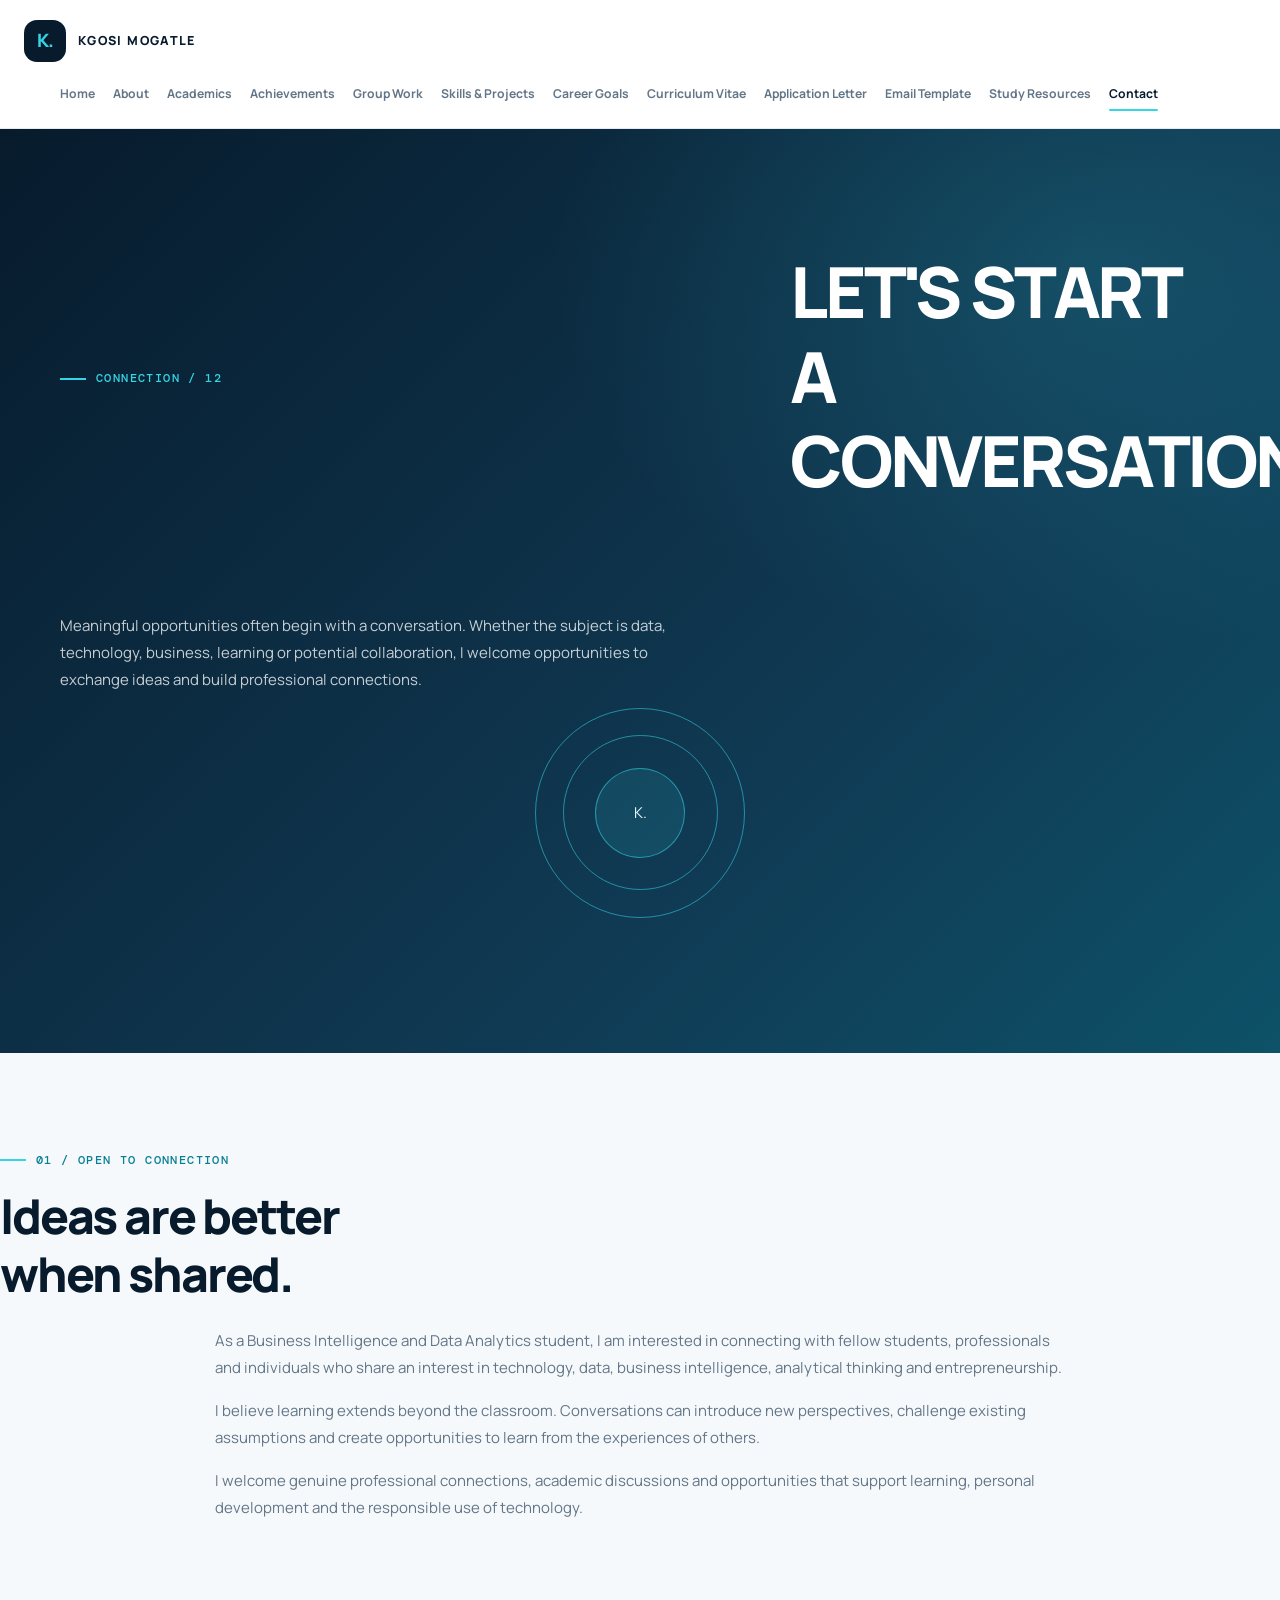
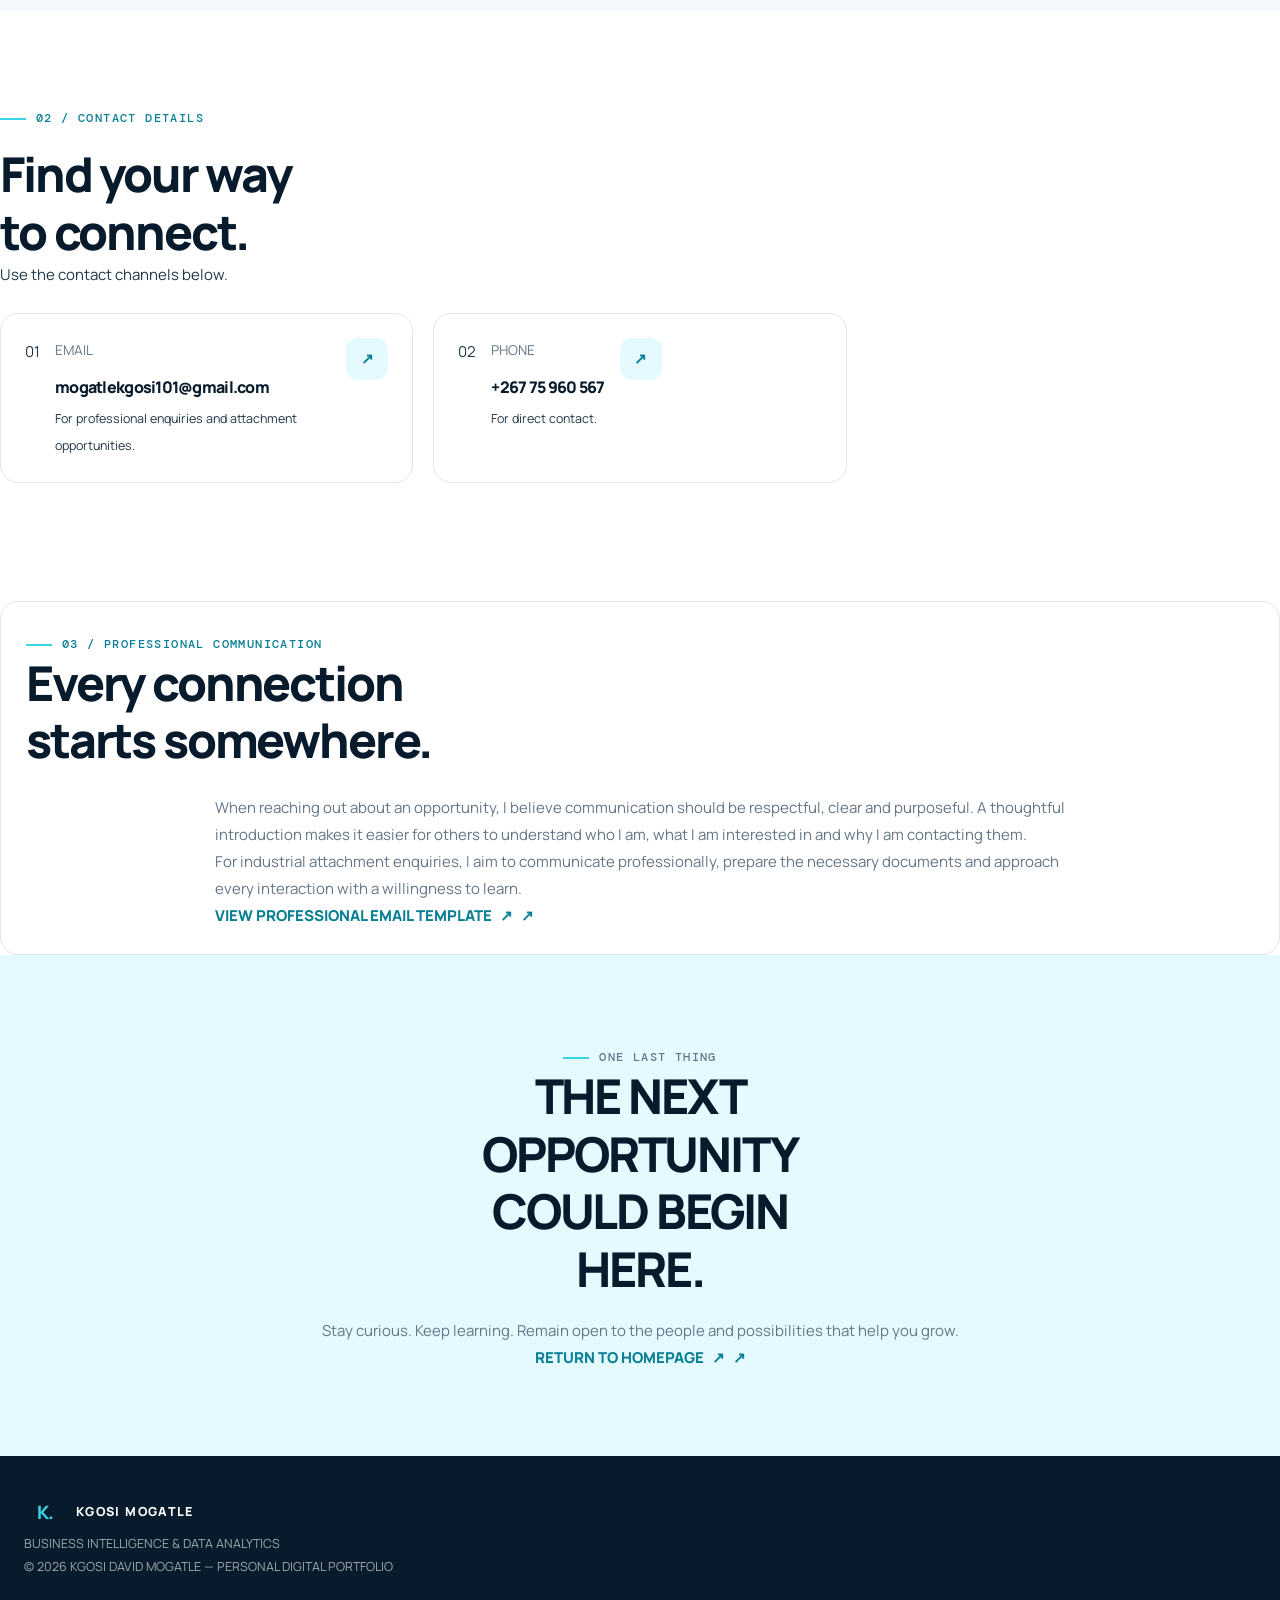
<file: contact.html>
<!DOCTYPE html>
<html lang="en">
<head>
    <meta charset="UTF-8">
    <meta name="viewport" content="width=device-width, initial-scale=1.0">

    <meta name="description" content="Contact Kgosi David Mogatle, a Business Intelligence and Data Analytics student, for professional networking, learning and collaboration opportunities.">
    <meta name="theme-color" content="#071b2c">

    <title>Contact | Kgosi David Mogatle</title>

    <link rel="stylesheet" href="style.css">
</head>

<body id="top">

    <!-- ==================== SITE HEADER ==================== -->
    <header class="site-header">

        <a href="index.html" class="brand" aria-label="Kgosi Mogatle home">
            <span class="brand-symbol">K.</span>
            <span class="brand-name">KGOSI MOGATLE</span>
        </a>

        <nav class="main-navigation" aria-label="Main navigation">
            <a href="index.html">Home</a>
            <a href="about.html">About</a>
            <a href="academic-journey.html">Academics</a>
            <a href="achievements.html">Achievements</a>
            <a href="group-work.html">Group Work</a>
            <a href="skills-projects.html">Skills &amp; Projects</a>
            <a href="career-goals.html">Career Goals</a>
            <a href="cv.html">Curriculum Vitae</a>
            <a href="application-letter.html">Application Letter</a>
            <a href="email-template.html">Email Template</a>
            <a href="study-resources.html">Study Resources</a>
            <a href="contact.html" aria-current="page">Contact</a>
        </nav>

    </header>


    <!-- ==================== MAIN CONTENT ==================== -->
    <main class="contact-page">

        <!-- Contact introduction -->
        <section class="contact-hero">

            <div class="contact-hero-content">
                <p class="section-label">CONNECTION / 12</p>

                <h1>
                    LET'S START<br>
                    <span>A CONVERSATION.</span>
                </h1>

                <p>
                    Meaningful opportunities often begin with a
                    conversation. Whether the subject is data,
                    technology, business, learning or potential
                    collaboration, I welcome opportunities to
                    exchange ideas and build professional connections.
                </p>
            </div>

            <div class="contact-graphic" aria-hidden="true">
                <div class="contact-circle circle-one"></div>
                <div class="contact-circle circle-two"></div>
                <div class="contact-circle circle-three"></div>
                <span>K.</span>
            </div>

        </section>


        <!-- Why connect -->
        <section class="contact-message">

            <div class="contact-message-heading">
                <p class="section-label">01 / OPEN TO CONNECTION</p>
                <h2>Ideas are better<br>when shared.</h2>
            </div>

            <div class="contact-message-content">

                <p>
                    As a Business Intelligence and Data Analytics
                    student, I am interested in connecting with
                    fellow students, professionals and individuals
                    who share an interest in technology, data,
                    business intelligence, analytical thinking
                    and entrepreneurship.
                </p>

                <p>
                    I believe learning extends beyond the classroom.
                    Conversations can introduce new perspectives,
                    challenge existing assumptions and create
                    opportunities to learn from the experiences
                    of others.
                </p>

                <p>
                    I welcome genuine professional connections,
                    academic discussions and opportunities that
                    support learning, personal development and
                    the responsible use of technology.
                </p>

            </div>

        </section>


        <!-- Contact information -->
        <section class="contact-details">

            <div class="contact-details-heading">
                <p class="section-label">02 / CONTACT DETAILS</p>
                <h2>Find your way<br>to connect.</h2>

                <p>
                    Use the contact channels below.
                </p>
            </div>


            <div class="contact-details-list">

                <!-- Email -->
                <div class="contact-detail-item">

                    <span>01</span>

                    <div>
                        <p>EMAIL</p>
                        <h3>mogatlekgosi101@gmail.com</h3>
                        <small>
                            For professional enquiries and
                            attachment opportunities.
                        </small>
                    </div>

                    <span class="contact-detail-symbol" aria-hidden="true">↗</span>

                </div>


                <!-- Phone -->
                <div class="contact-detail-item">

                    <span>02</span>

                    <div>
                        <p>PHONE</p>
                        <h3>+267 75 960 567</h3>
                        <small>
                            For direct contact.
                        </small>
                    </div>

                    <span class="contact-detail-symbol" aria-hidden="true">↗</span>

                </div>


            </div>

        </section>


        <!-- Professional communication -->
        <section class="contact-message contact-communication">

            <div class="contact-message-heading">
                <p class="section-label">03 / PROFESSIONAL COMMUNICATION</p>
                <h2>Every connection<br>starts somewhere.</h2>
            </div>

            <div class="contact-message-content">

                <p>
                    When reaching out about an opportunity, I believe
                    communication should be respectful, clear and
                    purposeful. A thoughtful introduction makes it
                    easier for others to understand who I am,
                    what I am interested in and why I am contacting them.
                </p>

                <p>
                    For industrial attachment enquiries, I aim to
                    communicate professionally, prepare the necessary
                    documents and approach every interaction with
                    a willingness to learn.
                </p>

                <a href="email-template.html" class="text-link">
                    VIEW PROFESSIONAL EMAIL TEMPLATE <span>↗</span>
                </a>

            </div>

        </section>


        <!-- Closing section -->
        <section class="contact-closing">

            <p class="section-label">ONE LAST THING</p>

            <h2>
                THE NEXT<br>
                OPPORTUNITY<br>
                COULD BEGIN<br>
                <span>HERE.</span>
            </h2>

            <p>
                Stay curious. Keep learning. Remain open to the
                people and possibilities that help you grow.
            </p>

            <a href="index.html" class="text-link">
                RETURN TO HOMEPAGE <span>↗</span>
            </a>

        </section>

    </main>


    <!-- ==================== SITE FOOTER ==================== -->
    <footer class="site-footer">

        <div class="footer-brand">
            <span class="brand-symbol">K.</span>
            <span class="brand-name">KGOSI MOGATLE</span>
        </div>

        <p>BUSINESS INTELLIGENCE &amp; DATA ANALYTICS</p>

        <p>
            © 2026 KGOSI DAVID MOGATLE — PERSONAL DIGITAL PORTFOLIO
        </p>

    </footer>

</body>
</html>
</file>
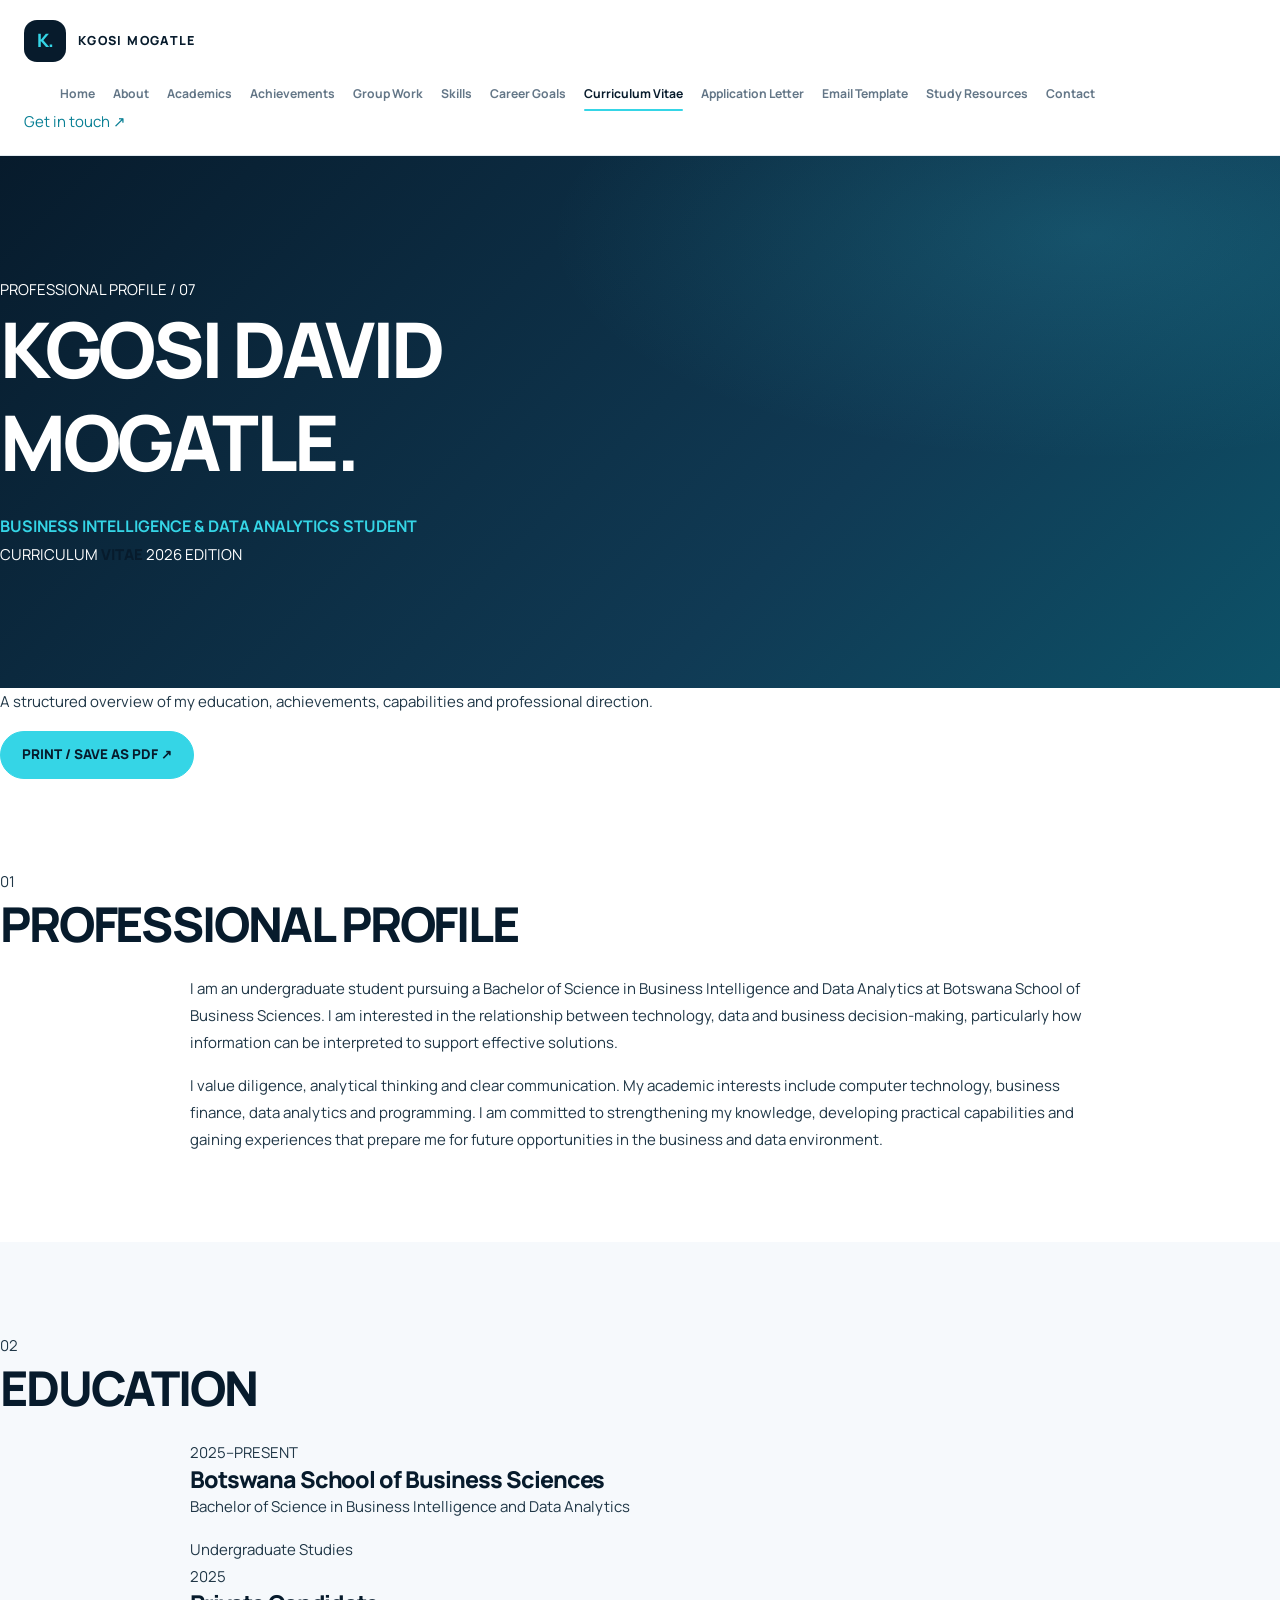
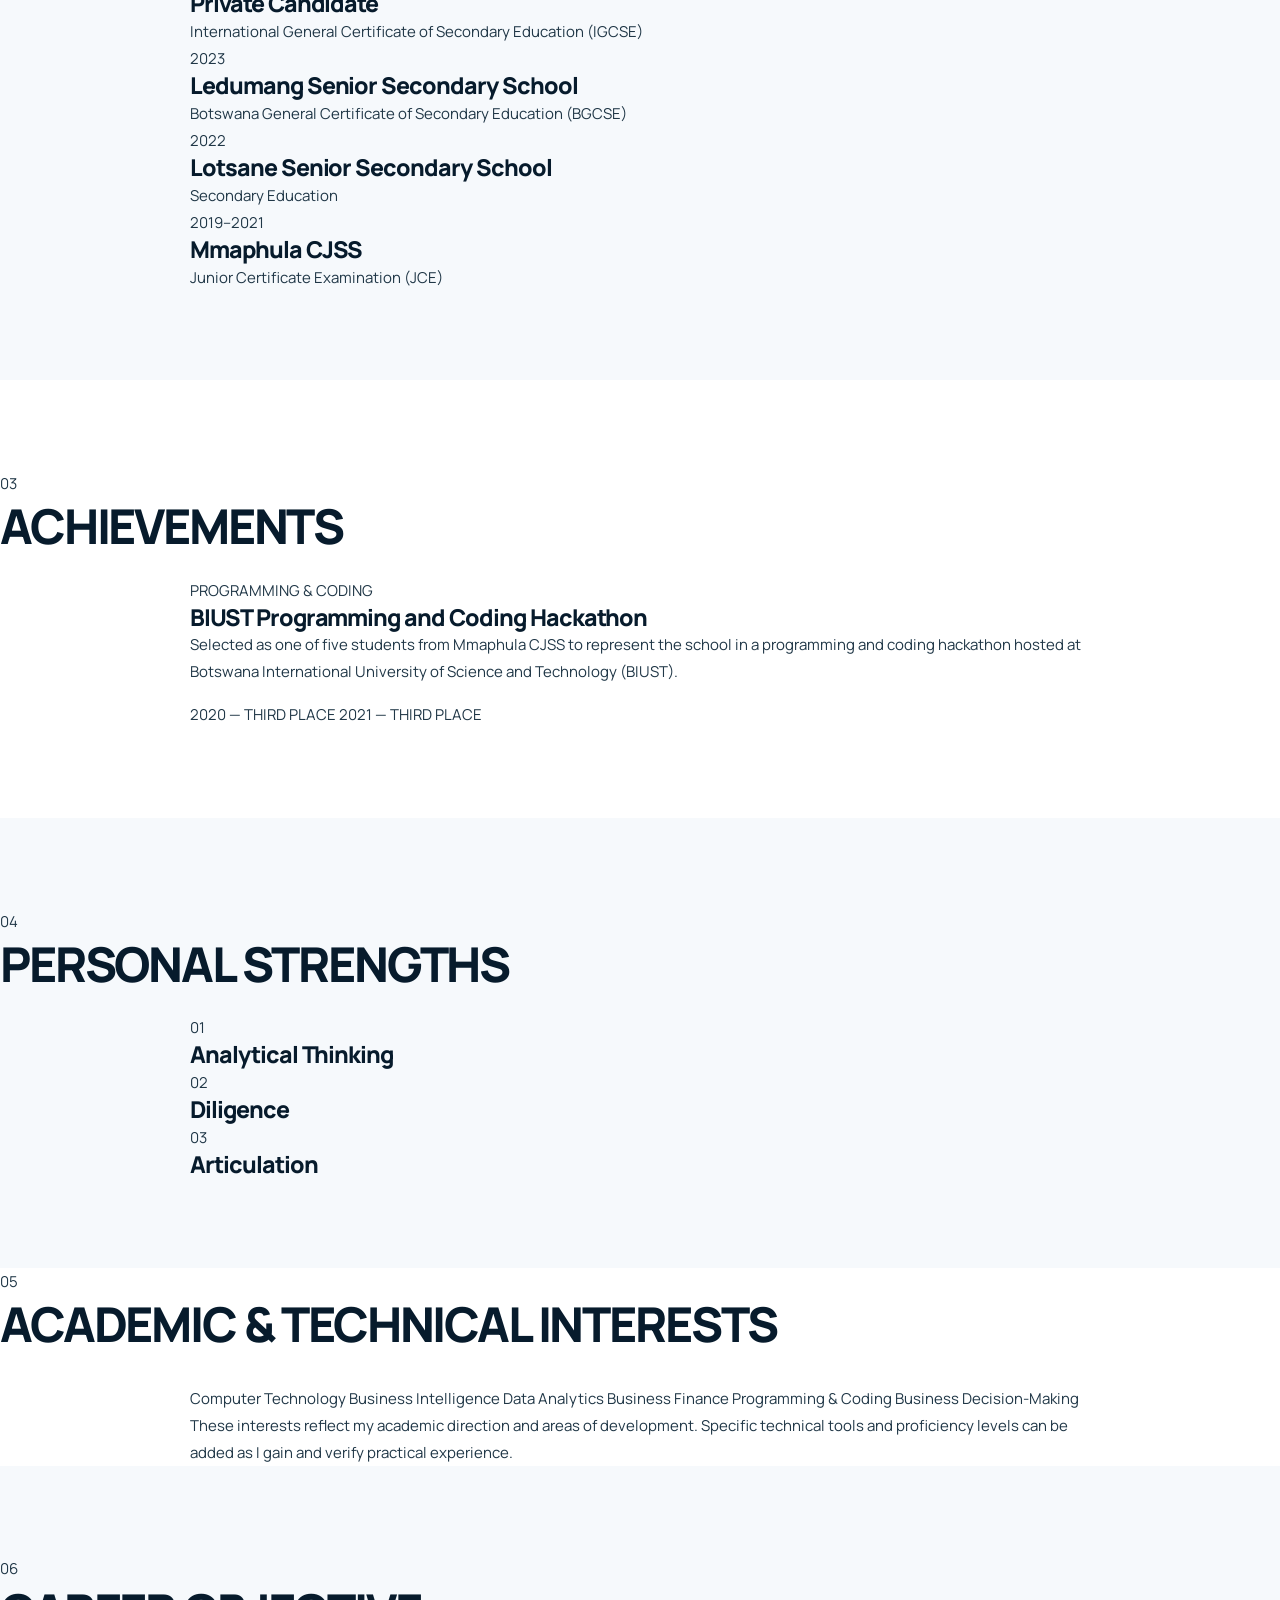
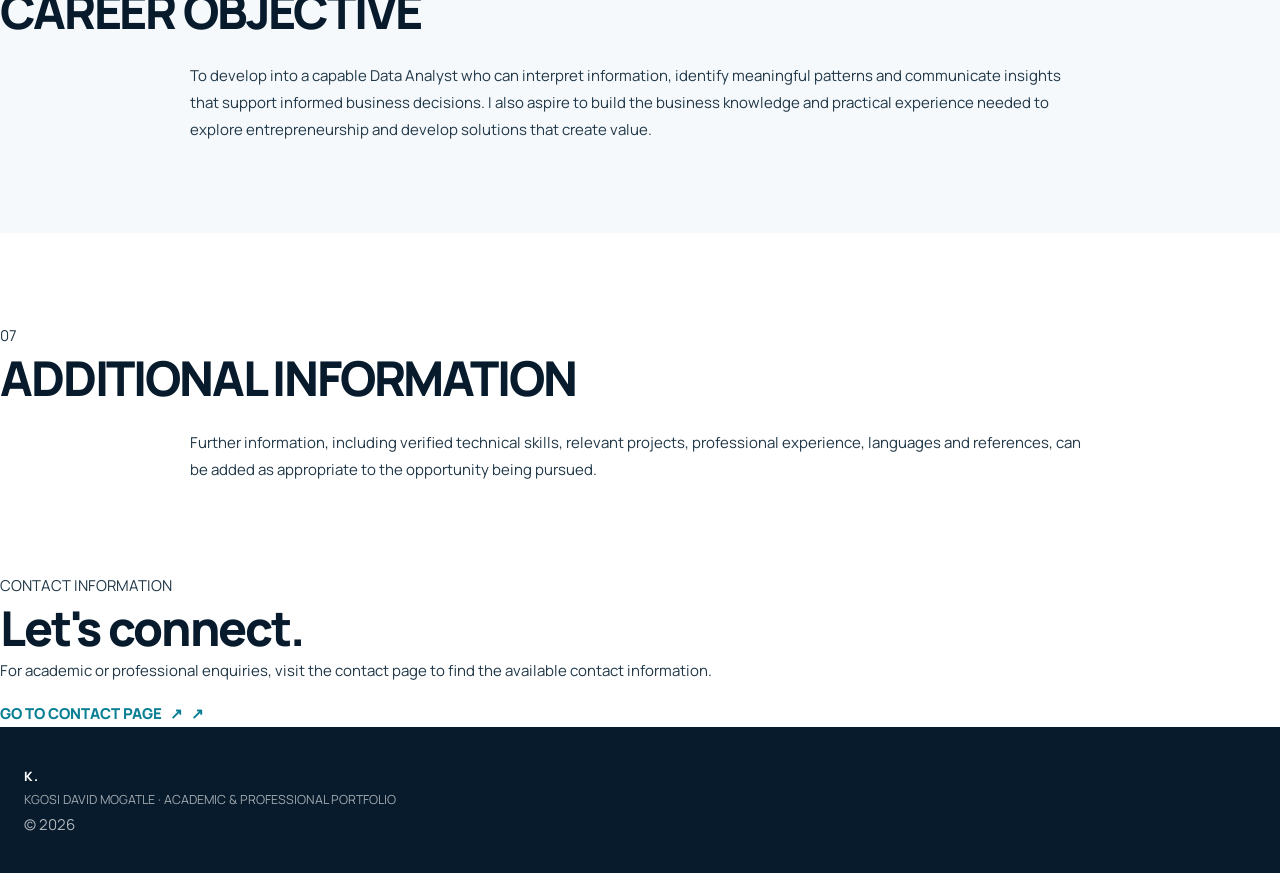
<file: cv.html>
<!DOCTYPE html>
<html lang="en">
<head>
    <meta charset="UTF-8">
    <meta name="viewport" content="width=device-width, initial-scale=1.0">

    <meta name="description" content="Curriculum vitae of Kgosi David Mogatle, a Business Intelligence and Data Analytics student, featuring education, achievements, skills and career objectives.">

    <meta name="theme-color" content="#071b2c">

    <title>Curriculum Vitae | Kgosi David Mogatle</title>

    <link rel="stylesheet" href="style.css">
</head>

<body id="top">

    <!-- ==================== HEADER ==================== -->

    <header class="site-header">

        <a href="index.html" class="brand" aria-label="Kgosi Mogatle — Home">
            <span class="brand-symbol">K.</span>
            <span class="brand-name">KGOSI MOGATLE</span>
        </a>

        <nav class="main-navigation" aria-label="Main navigation">
            <a href="index.html">Home</a>
            <a href="about.html">About</a>
            <a href="academic-journey.html">Academics</a>
            <a href="achievements.html">Achievements</a>
            <a href="group-work.html">Group Work</a>
            <a href="skills-projects.html">Skills</a>
            <a href="career-goals.html">Career Goals</a>
            <a href="cv.html" aria-current="page" class="active">Curriculum Vitae</a>
            <a href="application-letter.html">Application Letter</a>
            <a href="email-template.html">Email Template</a>
            <a href="study-resources.html">Study Resources</a>
            <a href="contact.html">Contact</a>
        </nav>

        <a href="contact.html" class="header-contact">
            Get in touch ↗
        </a>

    </header>


    <!-- ==================== CURRICULUM VITAE ==================== -->

    <main class="cv-page">

        <!-- CV HERO -->

        <section class="cv-hero">

            <div>

                <span class="section-index">
                    PROFESSIONAL PROFILE / 07
                </span>

                <h1>
                    KGOSI DAVID<br>
                    <span>MOGATLE.</span>
                </h1>

                <p class="cv-subtitle">
                    BUSINESS INTELLIGENCE & DATA ANALYTICS STUDENT
                </p>

            </div>

            <div class="cv-hero-side">

                <span>CURRICULUM</span>

                <strong>VITAE</strong>

                <span>2026 EDITION</span>

            </div>

        </section>


        <!-- PRINT AND DOWNLOAD -->

        <section class="cv-actions">

            <p>
                A structured overview of my education, achievements,
                capabilities and professional direction.
            </p>

            <button
                type="button"
                onclick="window.print()"
                class="cv-print-button"
            >
                PRINT / SAVE AS PDF ↗
            </button>

        </section>


        <!-- PROFESSIONAL PROFILE -->

        <section class="cv-profile cv-section">

            <div class="cv-section-title">

                <span>01</span>

                <h2>PROFESSIONAL PROFILE</h2>

            </div>

            <div class="cv-section-content">

                <p>
                    I am an undergraduate student pursuing a Bachelor
                    of Science in Business Intelligence and Data
                    Analytics at Botswana School of Business Sciences.
                    I am interested in the relationship between
                    technology, data and business decision-making,
                    particularly how information can be interpreted
                    to support effective solutions.
                </p>

                <p>
                    I value diligence, analytical thinking and clear
                    communication. My academic interests include
                    computer technology, business finance, data
                    analytics and programming. I am committed to
                    strengthening my knowledge, developing practical
                    capabilities and gaining experiences that prepare
                    me for future opportunities in the business
                    and data environment.
                </p>

            </div>

        </section>


        <!-- EDUCATION -->

        <section class="cv-education cv-section">

            <div class="cv-section-title">

                <span>02</span>

                <h2>EDUCATION</h2>

            </div>

            <div class="cv-section-content">


                <article class="cv-entry">

                    <span class="cv-entry-date">
                        2025–PRESENT
                    </span>

                    <div>

                        <h3>Botswana School of Business Sciences</h3>

                        <p>
                            Bachelor of Science in Business Intelligence
                            and Data Analytics
                        </p>

                        <span>Undergraduate Studies</span>

                    </div>

                </article>


                <article class="cv-entry">

                    <span class="cv-entry-date">2025</span>

                    <div>

                        <h3>Private Candidate</h3>

                        <p>
                            International General Certificate of
                            Secondary Education (IGCSE)
                        </p>

                    </div>

                </article>


                <article class="cv-entry">

                    <span class="cv-entry-date">2023</span>

                    <div>

                        <h3>Ledumang Senior Secondary School</h3>

                        <p>
                            Botswana General Certificate of Secondary
                            Education (BGCSE)
                        </p>

                    </div>

                </article>


                <article class="cv-entry">

                    <span class="cv-entry-date">2022</span>

                    <div>

                        <h3>Lotsane Senior Secondary School</h3>

                        <p>Secondary Education</p>

                    </div>

                </article>


                <article class="cv-entry">

                    <span class="cv-entry-date">2019–2021</span>

                    <div>

                        <h3>Mmaphula CJSS</h3>

                        <p>
                            Junior Certificate Examination (JCE)
                        </p>

                    </div>

                </article>

            </div>

        </section>


        <!-- ACHIEVEMENTS -->

        <section class="cv-achievements cv-section">

            <div class="cv-section-title">

                <span>03</span>

                <h2>ACHIEVEMENTS</h2>

            </div>

            <div class="cv-section-content">

                <article class="cv-highlight">

                    <span class="cv-highlight-label">
                        PROGRAMMING & CODING
                    </span>

                    <h3>
                        BIUST Programming and Coding Hackathon
                    </h3>

                    <p>
                        Selected as one of five students from
                        Mmaphula CJSS to represent the school in
                        a programming and coding hackathon hosted
                        at Botswana International University of
                        Science and Technology (BIUST).
                    </p>

                    <div class="cv-award-years">

                        <span>2020 — THIRD PLACE</span>

                        <span>2021 — THIRD PLACE</span>

                    </div>

                </article>

            </div>

        </section>


        <!-- SKILLS -->

        <section class="cv-strengths cv-section">

            <div class="cv-section-title">

                <span>04</span>

                <h2>PERSONAL STRENGTHS</h2>

            </div>

            <div class="cv-section-content">

                <div class="cv-strength-list">

                    <div>

                        <span>01</span>

                        <h3>Analytical Thinking</h3>

                    </div>

                    <div>

                        <span>02</span>

                        <h3>Diligence</h3>

                    </div>

                    <div>

                        <span>03</span>

                        <h3>Articulation</h3>

                    </div>

                </div>

            </div>

        </section>


        <!-- AREAS OF KNOWLEDGE -->

        <section class="cv-interests cv-section">

            <div class="cv-section-title">

                <span>05</span>

                <h2>ACADEMIC & TECHNICAL INTERESTS</h2>

            </div>

            <div class="cv-section-content">

                <div class="cv-interest-tags">

                    <span>Computer Technology</span>

                    <span>Business Intelligence</span>

                    <span>Data Analytics</span>

                    <span>Business Finance</span>

                    <span>Programming & Coding</span>

                    <span>Business Decision-Making</span>

                </div>

                <p class="cv-skills-note">
                    These interests reflect my academic direction
                    and areas of development. Specific technical
                    tools and proficiency levels can be added as
                    I gain and verify practical experience.
                </p>

            </div>

        </section>


        <!-- CAREER OBJECTIVE -->

        <section class="cv-objective cv-section">

            <div class="cv-section-title">

                <span>06</span>

                <h2>CAREER OBJECTIVE</h2>

            </div>

            <div class="cv-section-content">

                <p>
                    To develop into a capable Data Analyst who can
                    interpret information, identify meaningful
                    patterns and communicate insights that support
                    informed business decisions. I also aspire to
                    build the business knowledge and practical
                    experience needed to explore entrepreneurship
                    and develop solutions that create value.
                </p>

            </div>

        </section>


        <!-- ADDITIONAL INFORMATION -->

        <section class="cv-additional cv-section">

            <div class="cv-section-title">

                <span>07</span>

                <h2>ADDITIONAL INFORMATION</h2>

            </div>

            <div class="cv-section-content">

                <p>
                    Further information, including verified
                    technical skills, relevant projects,
                    professional experience, languages and
                    references, can be added as appropriate
                    to the opportunity being pursued.
                </p>

            </div>

        </section>


        <!-- CONTACT -->

        <section class="cv-contact-note">

            <span class="section-index">
                CONTACT INFORMATION
            </span>

            <h2>Let's connect.</h2>

            <p>
                For academic or professional enquiries, visit
                the contact page to find the available contact
                information.
            </p>

            <a href="contact.html" class="text-link">
                GO TO CONTACT PAGE <span>↗</span>
            </a>

        </section>

    </main>


    <!-- ==================== FOOTER ==================== -->

    <footer class="site-footer">

        <a href="index.html" class="footer-brand" aria-label="Return to home">
            K.
        </a>

        <p>
            KGOSI DAVID MOGATLE · ACADEMIC & PROFESSIONAL PORTFOLIO
        </p>

        <span>© 2026</span>

    </footer>

</body>
</html>
</file>
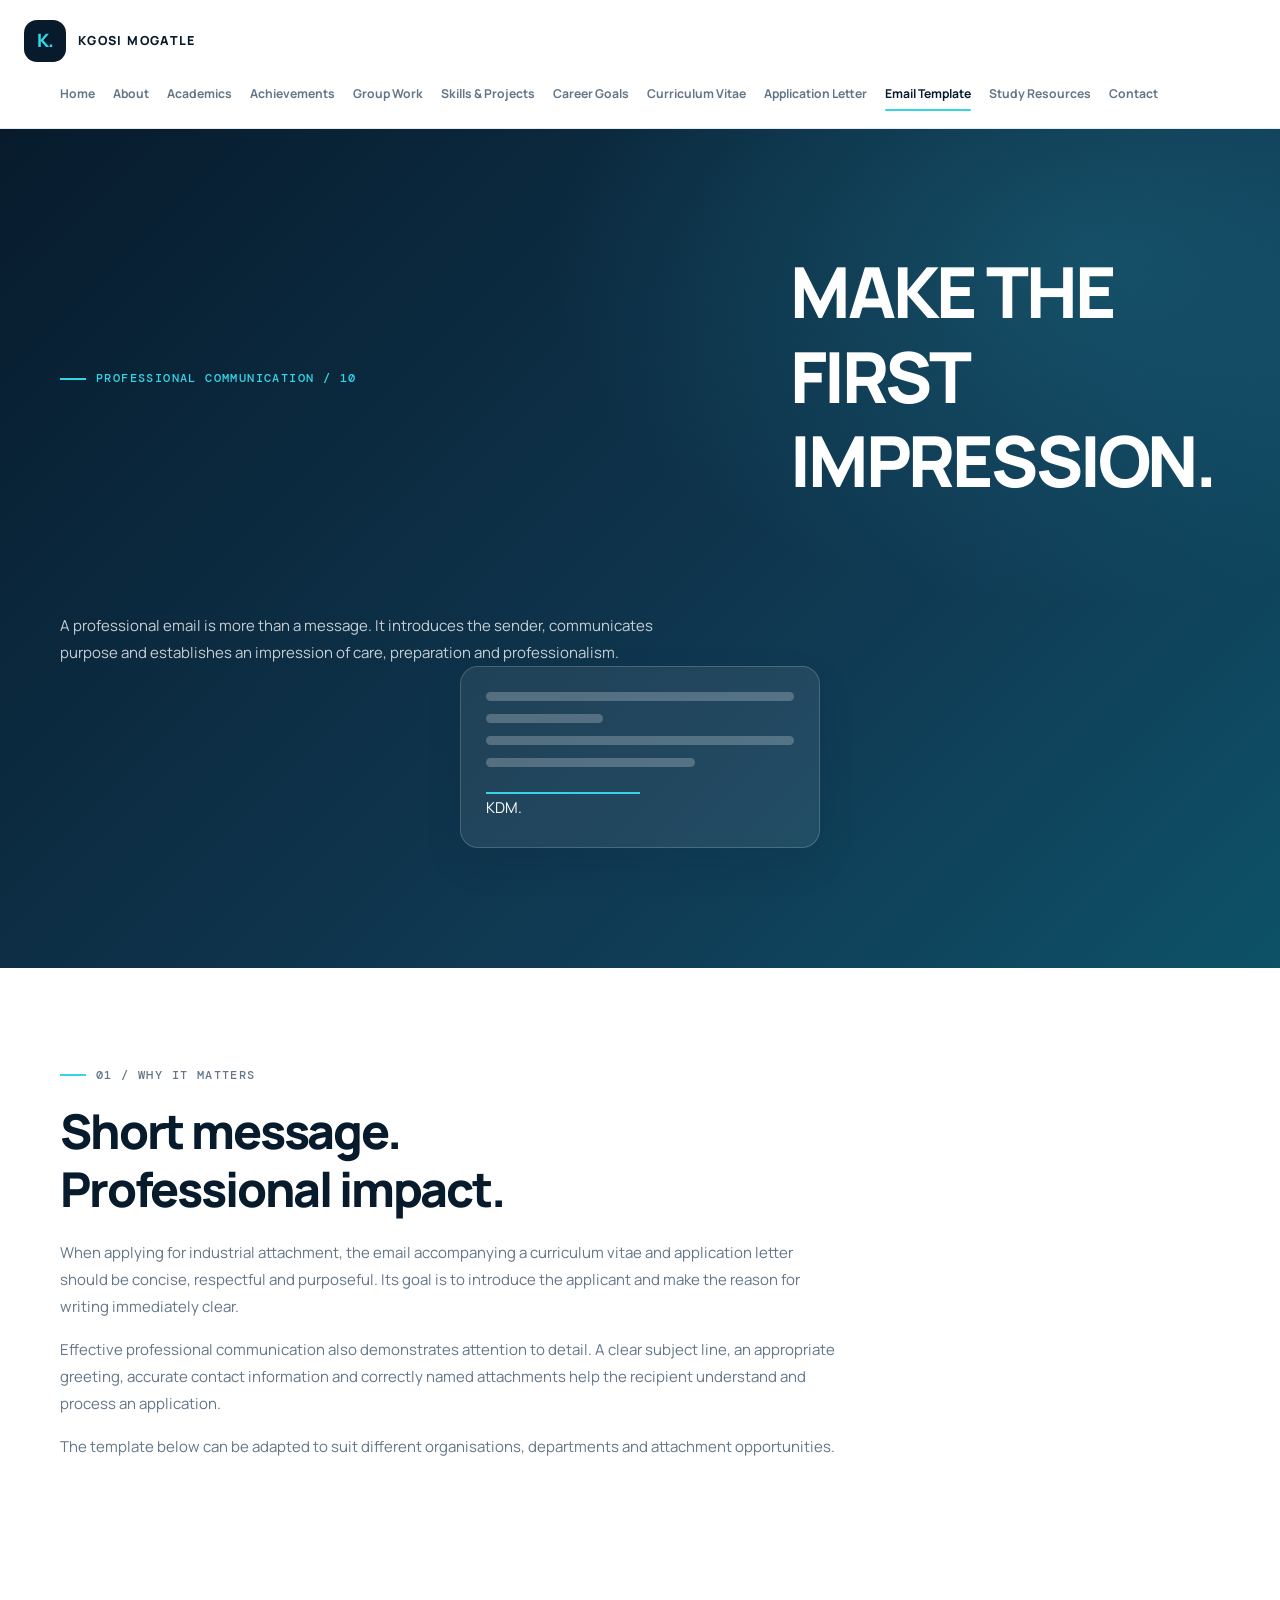
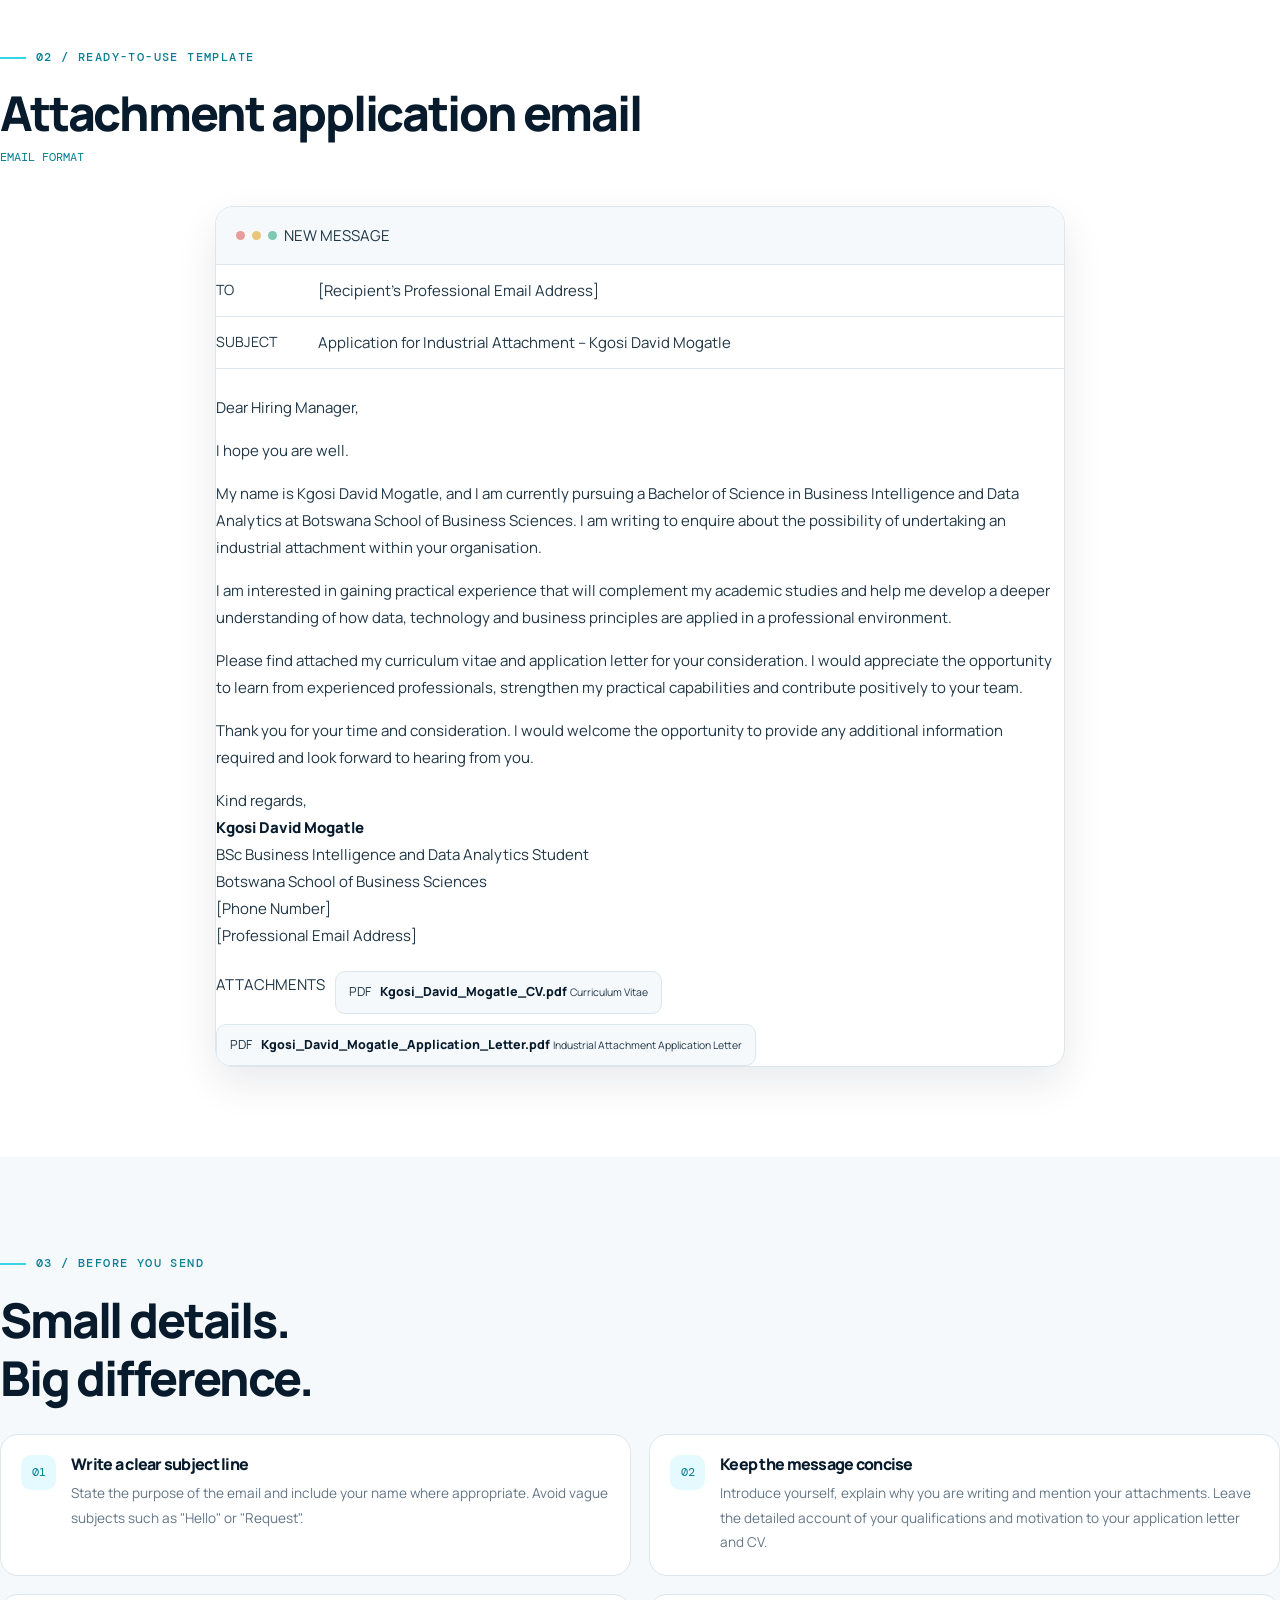
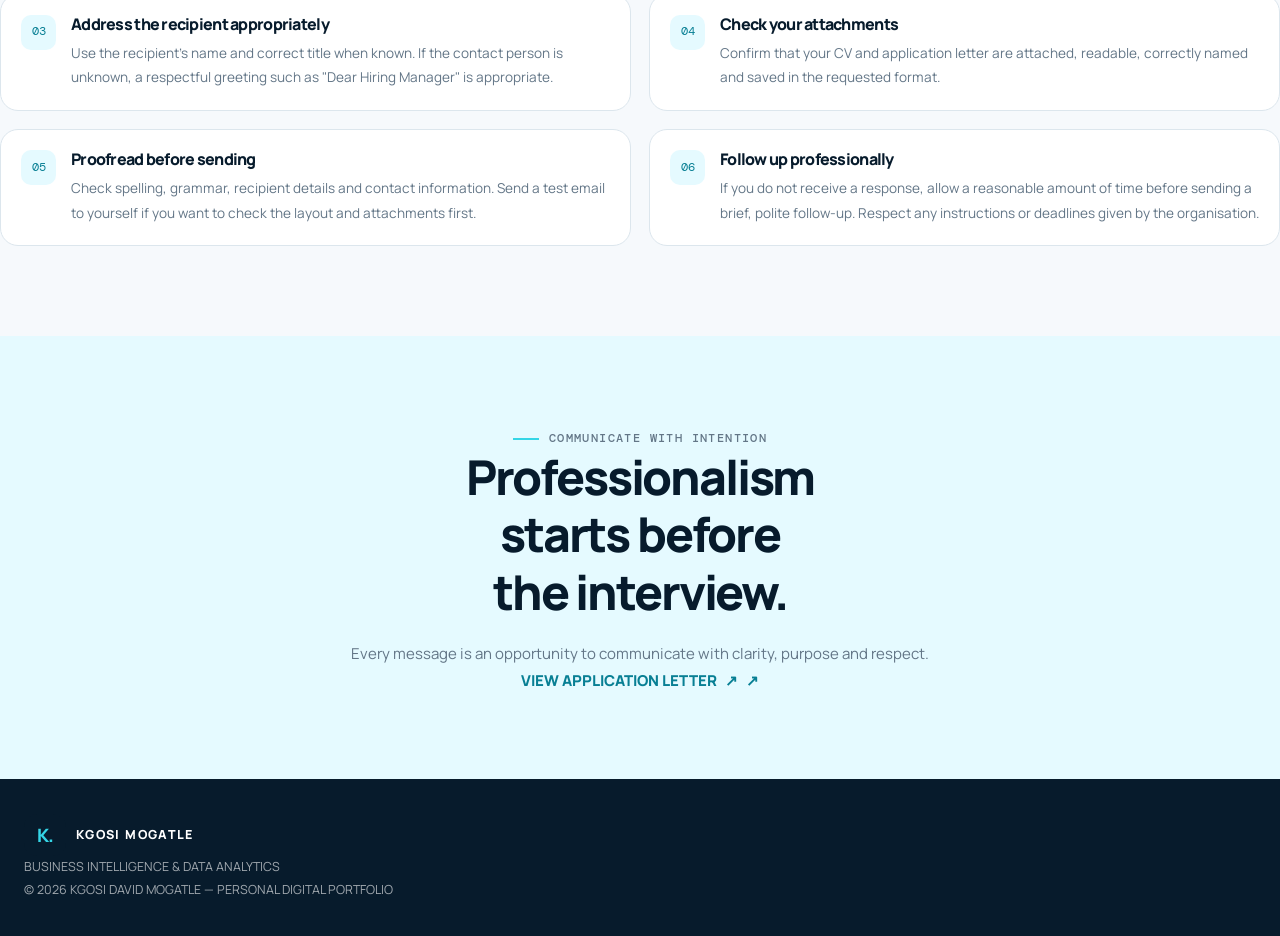
<file: email-template.html>
<!DOCTYPE html>
<html lang="en">
<head>
    <meta charset="UTF-8">
    <meta name="viewport" content="width=device-width, initial-scale=1.0">

    <meta name="description" content="A professional industrial attachment email template and email etiquette guide by Kgosi David Mogatle.">
    <meta name="theme-color" content="#071b2c">

    <title>Professional Email Template | Kgosi David Mogatle</title>

    <link rel="stylesheet" href="style.css">
</head>

<body id="top">

    <!-- ==================== SITE HEADER ==================== -->
    <header class="site-header">

        <a href="index.html" class="brand" aria-label="Kgosi Mogatle home">
            <span class="brand-symbol">K.</span>
            <span class="brand-name">KGOSI MOGATLE</span>
        </a>

        <nav class="main-navigation" aria-label="Main navigation">
            <a href="index.html">Home</a>
            <a href="about.html">About</a>
            <a href="academic-journey.html">Academics</a>
            <a href="achievements.html">Achievements</a>
            <a href="group-work.html">Group Work</a>
            <a href="skills-projects.html">Skills &amp; Projects</a>
            <a href="career-goals.html">Career Goals</a>
            <a href="cv.html">Curriculum Vitae</a>
            <a href="application-letter.html">Application Letter</a>
            <a href="email-template.html" aria-current="page">Email Template</a>
            <a href="study-resources.html">Study Resources</a>
            <a href="contact.html">Contact</a>
        </nav>

    </header>


    <!-- ==================== MAIN CONTENT ==================== -->
    <main class="email-page">

        <!-- Page introduction -->
        <section class="email-hero">

            <div class="email-hero-content">
                <p class="section-label">PROFESSIONAL COMMUNICATION / 10</p>

                <h1>
                    MAKE THE<br>
                    FIRST <span>IMPRESSION.</span>
                </h1>

                <p>
                    A professional email is more than a message.
                    It introduces the sender, communicates purpose
                    and establishes an impression of care,
                    preparation and professionalism.
                </p>
            </div>

            <div class="email-hero-visual" aria-hidden="true">
                <div class="email-visual-window">
                    <span></span>
                    <span></span>
                    <span></span>

                    <div class="email-visual-line"></div>
                    <div class="email-visual-line short"></div>
                    <div class="email-visual-line"></div>
                    <div class="email-visual-line medium"></div>

                    <div class="email-visual-signature">KDM.</div>
                </div>
            </div>

        </section>


        <!-- Why professional emails matter -->
        <section class="email-introduction">

            <div>
                <p class="section-label">01 / WHY IT MATTERS</p>
                <h2>Short message.<br>Professional impact.</h2>
            </div>

            <div>
                <p>
                    When applying for industrial attachment, the email
                    accompanying a curriculum vitae and application
                    letter should be concise, respectful and purposeful.
                    Its goal is to introduce the applicant and make
                    the reason for writing immediately clear.
                </p>

                <p>
                    Effective professional communication also
                    demonstrates attention to detail. A clear subject
                    line, an appropriate greeting, accurate contact
                    information and correctly named attachments help
                    the recipient understand and process an application.
                </p>

                <p>
                    The template below can be adapted to suit different
                    organisations, departments and attachment
                    opportunities.
                </p>
            </div>

        </section>


        <!-- Email example -->
        <section class="email-template-section">

            <div class="email-template-heading">

                <div>
                    <p class="section-label">02 / READY-TO-USE TEMPLATE</p>
                    <h2>Attachment application email</h2>
                </div>

                <span class="email-template-type">EMAIL FORMAT</span>

            </div>


            <article class="email-window">

                <!-- Email window heading -->
                <div class="email-window-top">
                    <span class="window-dot"></span>
                    <span class="window-dot"></span>
                    <span class="window-dot"></span>

                    <p>NEW MESSAGE</p>
                </div>


                <!-- Recipient -->
                <div class="email-field">
                    <span>TO</span>
                    <p>[Recipient's Professional Email Address]</p>
                </div>


                <!-- Subject -->
                <div class="email-field">
                    <span>SUBJECT</span>
                    <p>
                        Application for Industrial Attachment –
                        Kgosi David Mogatle
                    </p>
                </div>


                <!-- Message body -->
                <div class="email-message">

                    <p>Dear Hiring Manager,</p>

                    <p>
                        I hope you are well.
                    </p>

                    <p>
                        My name is Kgosi David Mogatle, and I am
                        currently pursuing a Bachelor of Science in
                        Business Intelligence and Data Analytics at
                        Botswana School of Business Sciences. I am
                        writing to enquire about the possibility of
                        undertaking an industrial attachment within
                        your organisation.
                    </p>

                    <p>
                        I am interested in gaining practical experience
                        that will complement my academic studies and
                        help me develop a deeper understanding of how
                        data, technology and business principles are
                        applied in a professional environment.
                    </p>

                    <p>
                        Please find attached my curriculum vitae and
                        application letter for your consideration.
                        I would appreciate the opportunity to learn
                        from experienced professionals, strengthen
                        my practical capabilities and contribute
                        positively to your team.
                    </p>

                    <p>
                        Thank you for your time and consideration.
                        I would welcome the opportunity to provide
                        any additional information required and look
                        forward to hearing from you.
                    </p>

                    <p>
                        Kind regards,<br>
                        <strong>Kgosi David Mogatle</strong><br>
                        BSc Business Intelligence and Data Analytics Student<br>
                        Botswana School of Business Sciences<br>
                        [Phone Number]<br>
                        [Professional Email Address]
                    </p>

                </div>


                <!-- Attachment preview -->
                <div class="email-attachments">

                    <p>ATTACHMENTS</p>

                    <div class="email-attachment-file">
                        <span>PDF</span>

                        <div>
                            <strong>Kgosi_David_Mogatle_CV.pdf</strong>
                            <small>Curriculum Vitae</small>
                        </div>
                    </div>

                    <div class="email-attachment-file">
                        <span>PDF</span>

                        <div>
                            <strong>Kgosi_David_Mogatle_Application_Letter.pdf</strong>
                            <small>Industrial Attachment Application Letter</small>
                        </div>
                    </div>

                </div>

            </article>



        </section>


        <!-- Email etiquette guidelines -->
        <section class="email-guidelines">

            <div class="email-guidelines-heading">
                <p class="section-label">03 / BEFORE YOU SEND</p>
                <h2>Small details.<br>Big difference.</h2>
            </div>


            <div class="email-guideline-list">

                <div class="email-guideline">
                    <span>01</span>

                    <div>
                        <h3>Write a clear subject line</h3>

                        <p>
                            State the purpose of the email and include
                            your name where appropriate. Avoid vague
                            subjects such as "Hello" or "Request".
                        </p>
                    </div>
                </div>


                <div class="email-guideline">
                    <span>02</span>

                    <div>
                        <h3>Keep the message concise</h3>

                        <p>
                            Introduce yourself, explain why you are
                            writing and mention your attachments.
                            Leave the detailed account of your
                            qualifications and motivation to your
                            application letter and CV.
                        </p>
                    </div>
                </div>


                <div class="email-guideline">
                    <span>03</span>

                    <div>
                        <h3>Address the recipient appropriately</h3>

                        <p>
                            Use the recipient's name and correct title
                            when known. If the contact person is
                            unknown, a respectful greeting such as
                            "Dear Hiring Manager" is appropriate.
                        </p>
                    </div>
                </div>


                <div class="email-guideline">
                    <span>04</span>

                    <div>
                        <h3>Check your attachments</h3>

                        <p>
                            Confirm that your CV and application letter
                            are attached, readable, correctly named
                            and saved in the requested format.
                        </p>
                    </div>
                </div>


                <div class="email-guideline">
                    <span>05</span>

                    <div>
                        <h3>Proofread before sending</h3>

                        <p>
                            Check spelling, grammar, recipient details
                            and contact information. Send a test email
                            to yourself if you want to check the layout
                            and attachments first.
                        </p>
                    </div>
                </div>


                <div class="email-guideline">
                    <span>06</span>

                    <div>
                        <h3>Follow up professionally</h3>

                        <p>
                            If you do not receive a response, allow a
                            reasonable amount of time before sending
                            a brief, polite follow-up. Respect any
                            instructions or deadlines given by the
                            organisation.
                        </p>
                    </div>
                </div>

            </div>

        </section>


        <!-- Closing section -->
        <section class="email-closing">

            <p class="section-label">COMMUNICATE WITH INTENTION</p>

            <h2>
                Professionalism<br>
                starts before<br>
                the interview.
            </h2>

            <p>
                Every message is an opportunity to communicate
                with clarity, purpose and respect.
            </p>

            <a href="application-letter.html" class="text-link">
                VIEW APPLICATION LETTER <span>↗</span>
            </a>

        </section>

    </main>


    <!-- ==================== SITE FOOTER ==================== -->
    <footer class="site-footer">

        <div class="footer-brand">
            <span class="brand-symbol">K.</span>
            <span class="brand-name">KGOSI MOGATLE</span>
        </div>

        <p>BUSINESS INTELLIGENCE &amp; DATA ANALYTICS</p>

        <p>
            © 2026 KGOSI DAVID MOGATLE — PERSONAL DIGITAL PORTFOLIO
        </p>

    </footer>

</body>
</html>
</file>
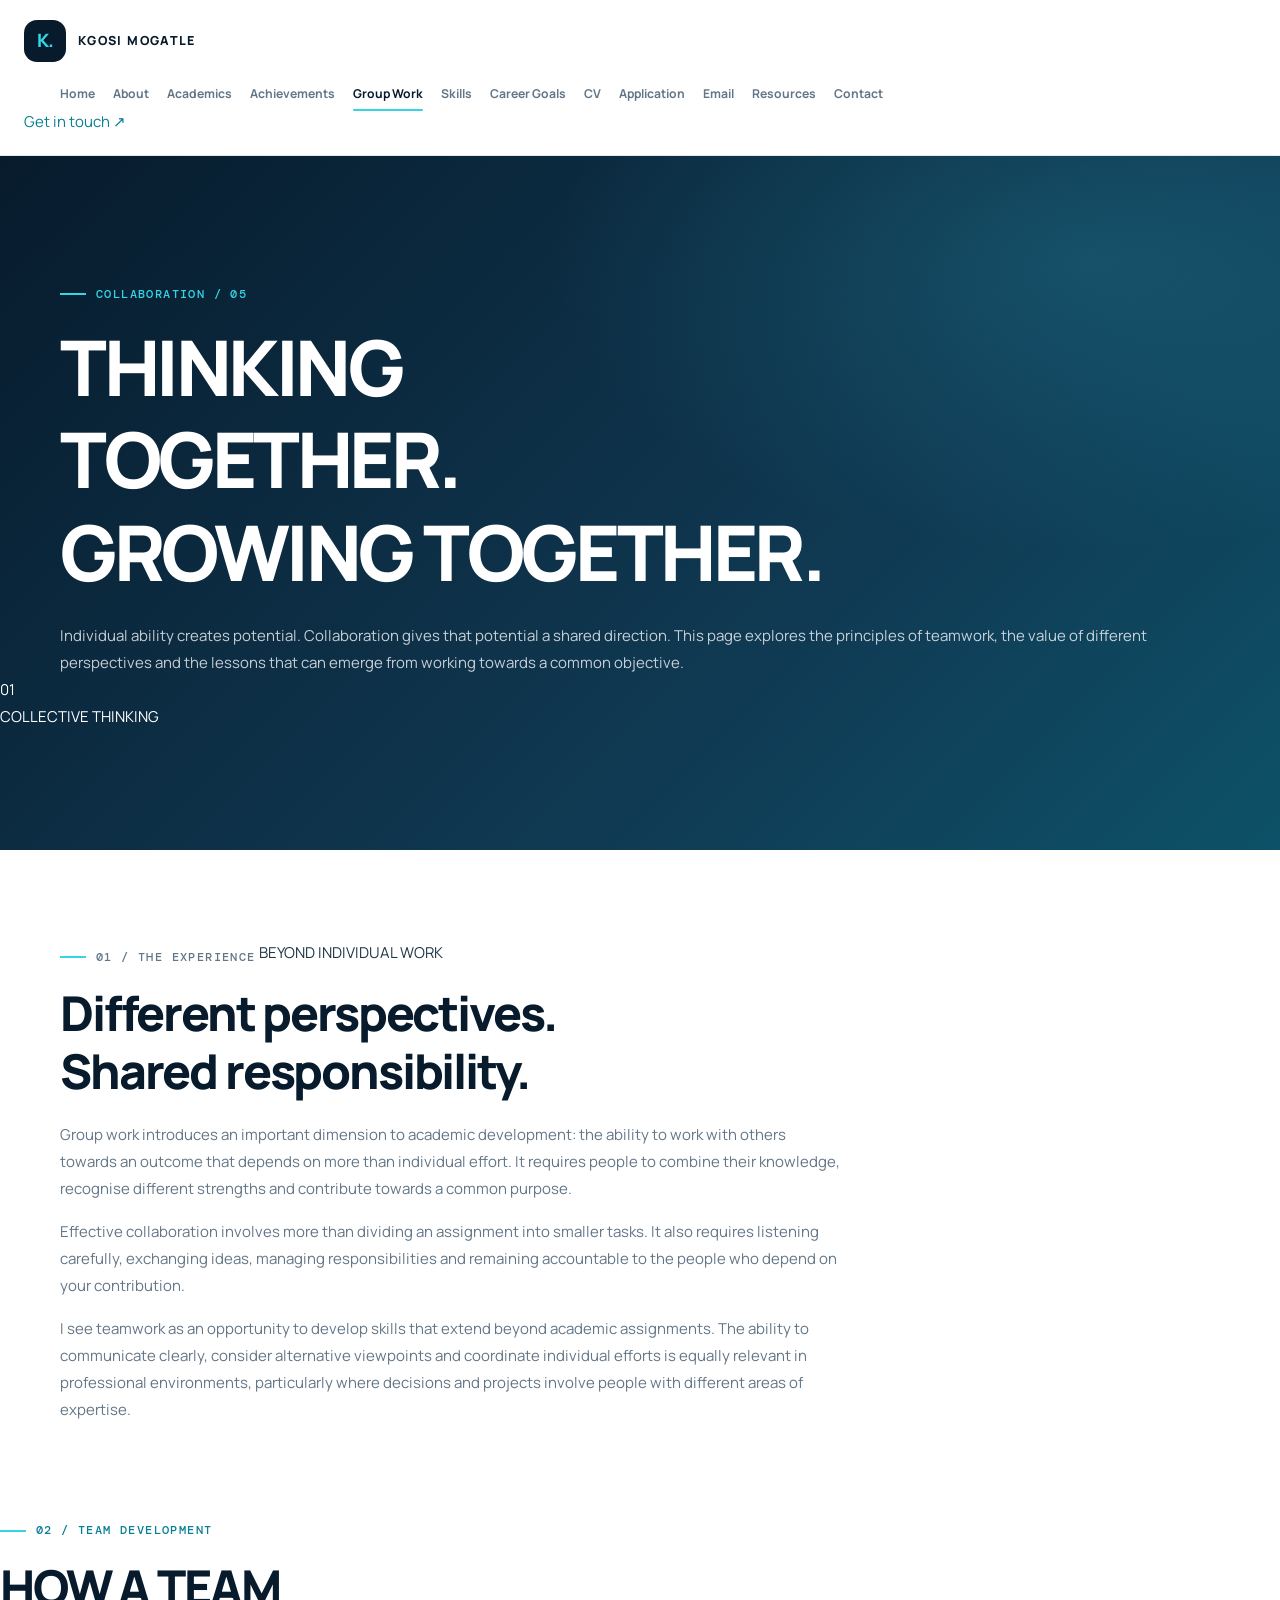
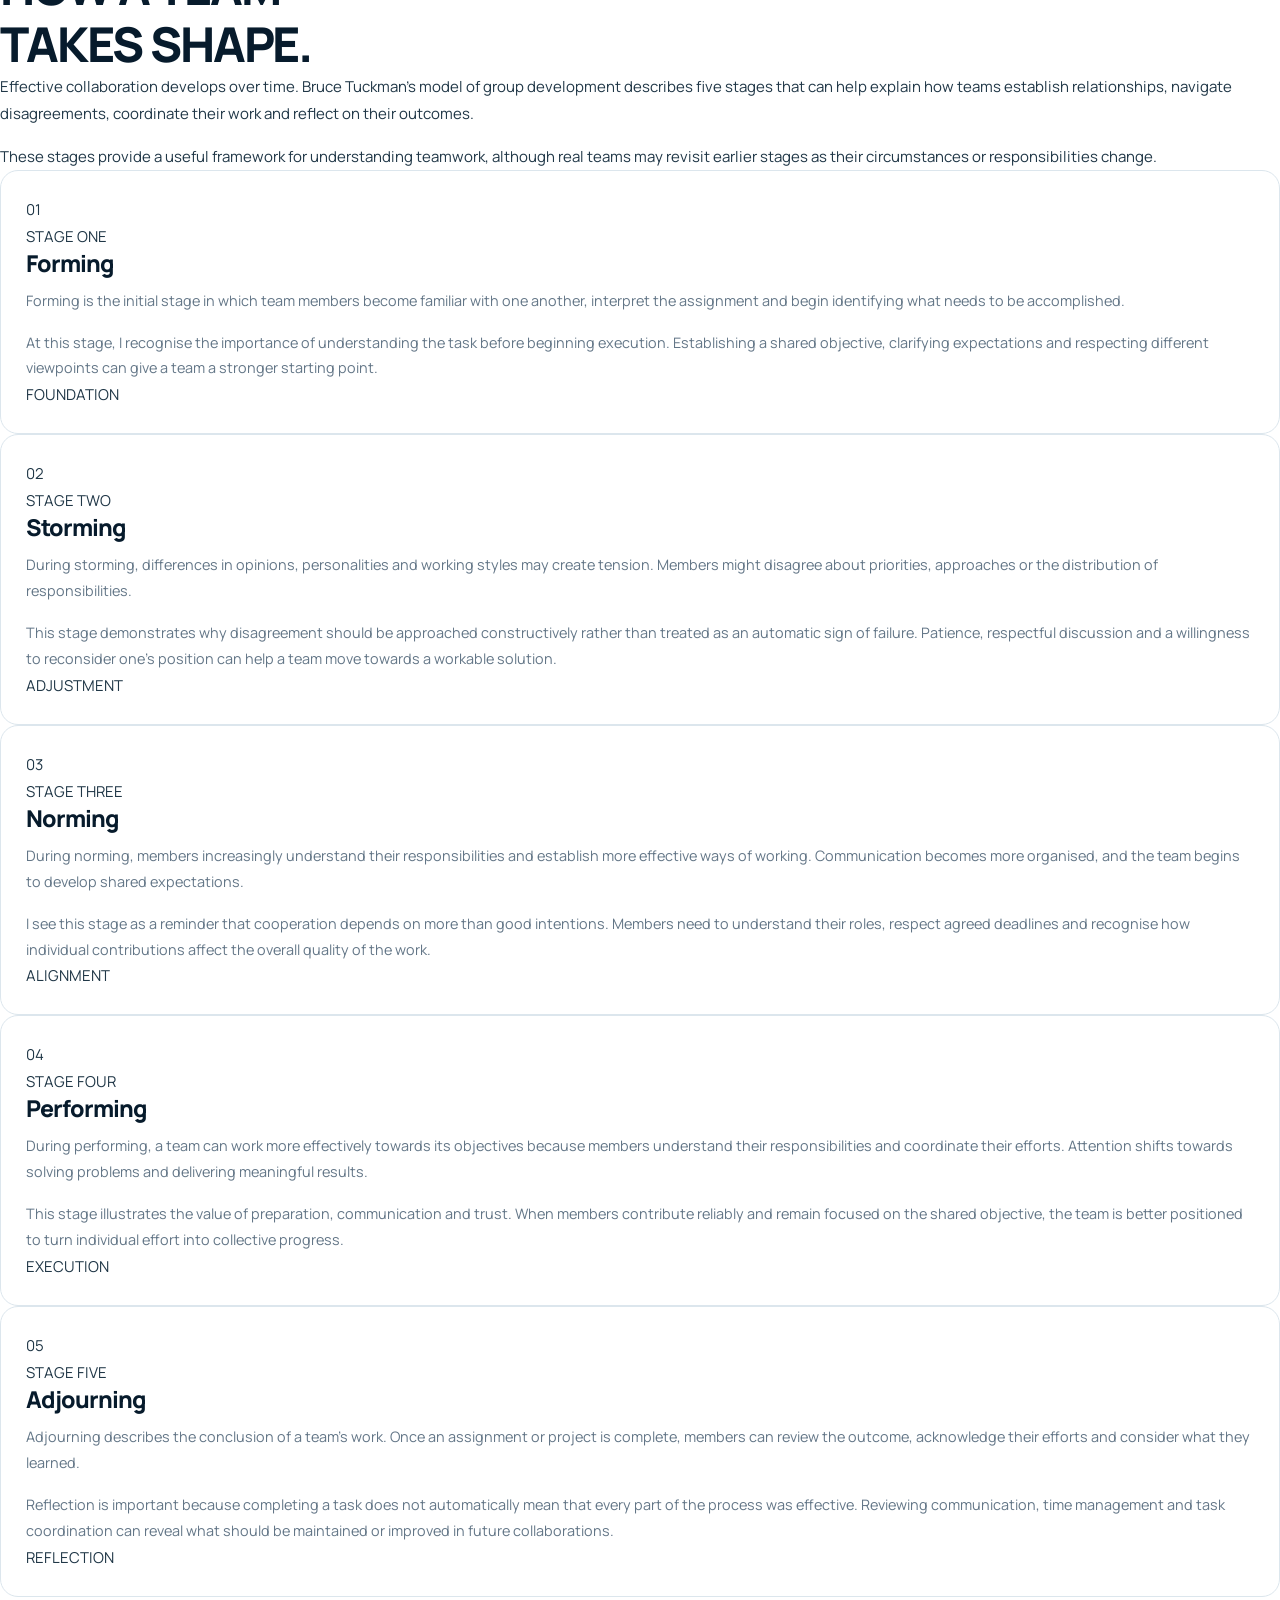
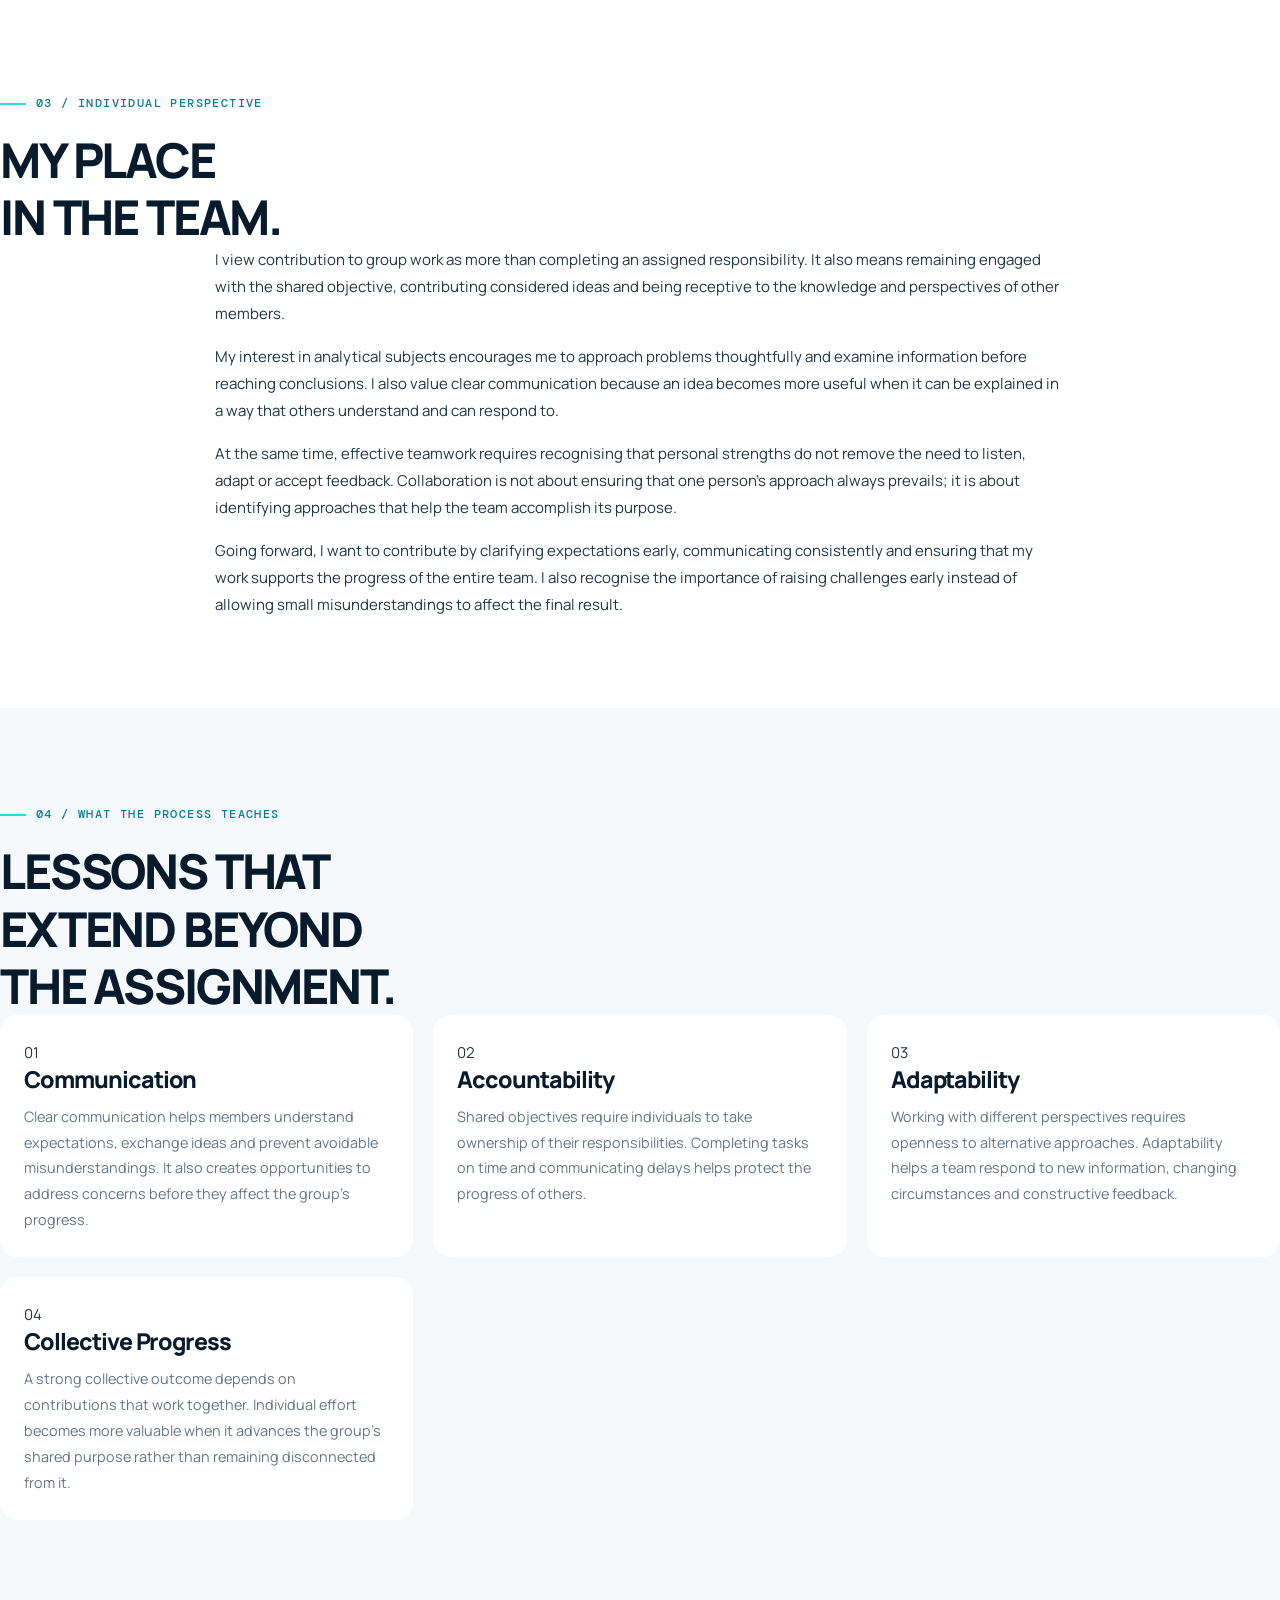
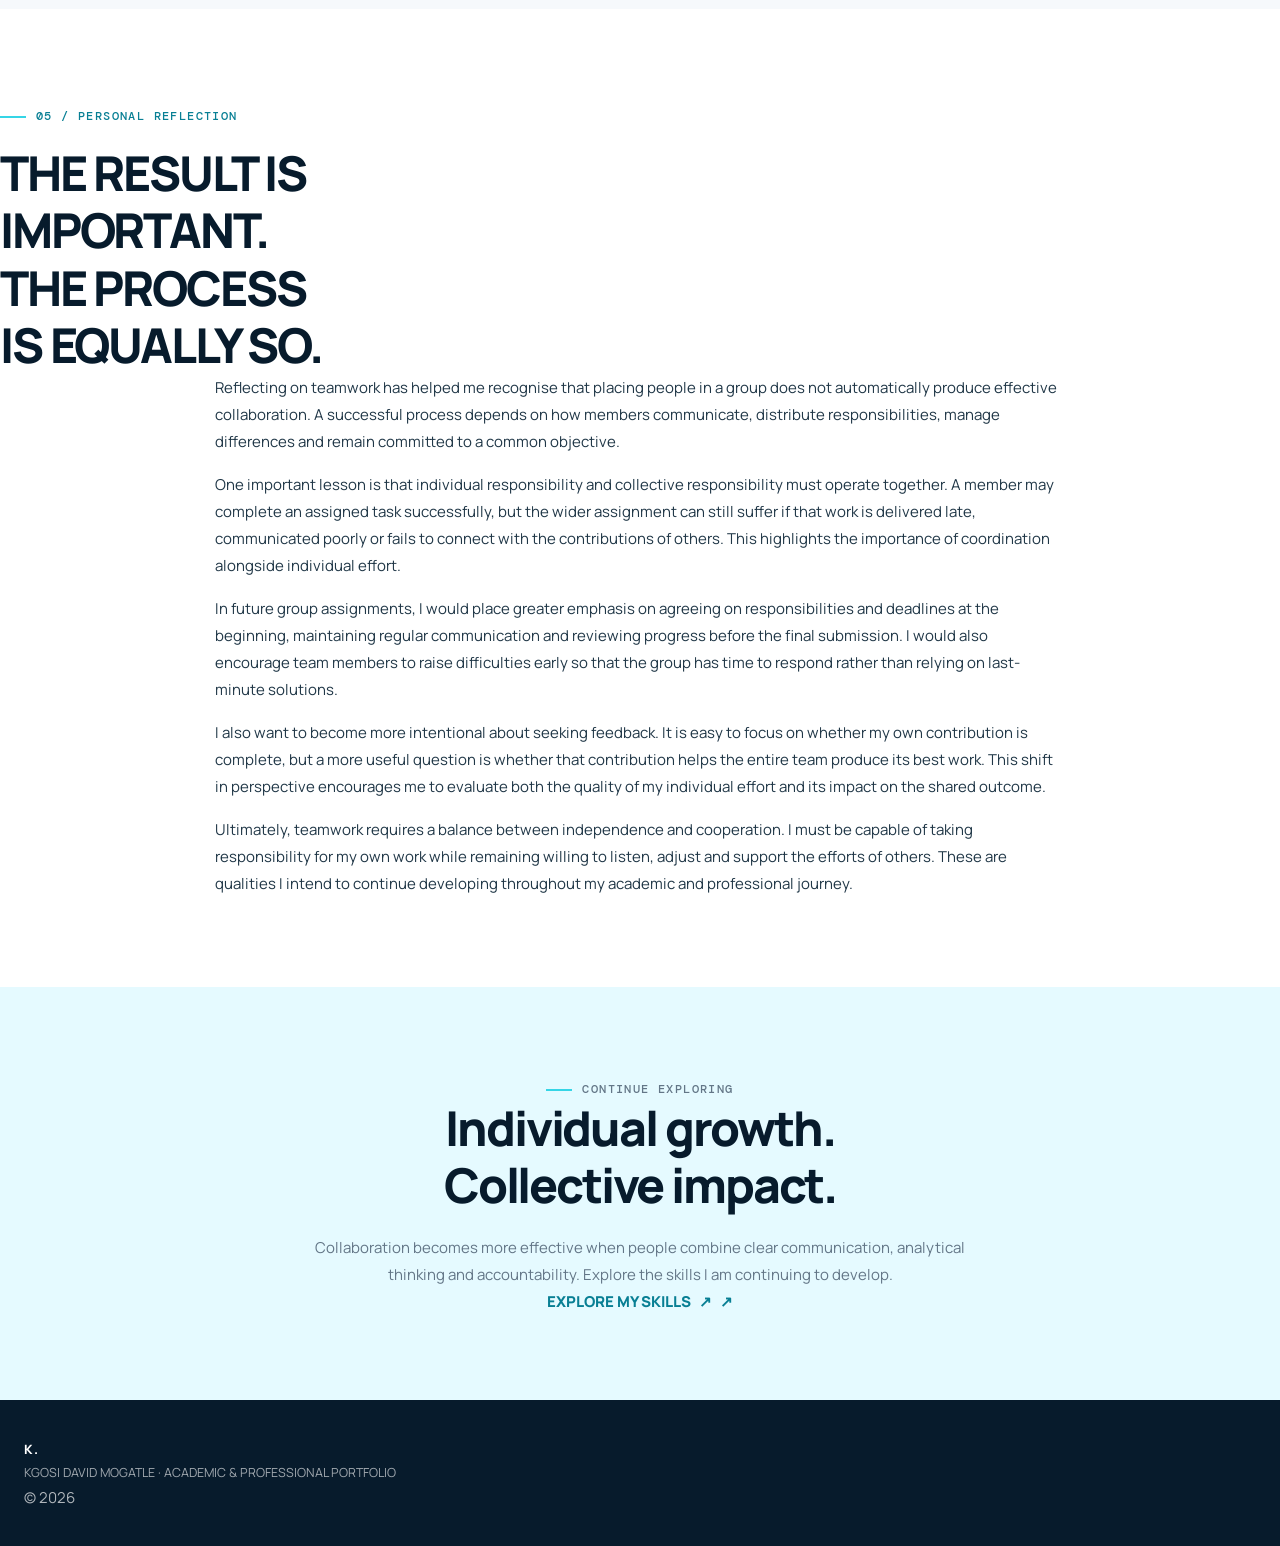
<file: group-work.html>
<!DOCTYPE html>
<html lang="en">
<head>
    <meta charset="UTF-8">
    <meta name="viewport" content="width=device-width, initial-scale=1.0">

    <meta name="description" content="Explore Kgosi David Mogatle's reflections on teamwork, collaboration, communication, accountability and personal development.">
    <meta name="theme-color" content="#071b2c">

    <title>Group Work Experience | Kgosi David Mogatle</title>

    <link rel="stylesheet" href="style.css">
</head>

<body id="top">

    <!-- ==================== HEADER ==================== -->
    <header class="site-header">

        <a href="index.html" class="brand" aria-label="Kgosi Mogatle — Home">
            <span class="brand-symbol">K.</span>
            <span class="brand-name">KGOSI MOGATLE</span>
        </a>

        <nav class="main-navigation" aria-label="Main navigation">
            <a href="index.html">Home</a>
            <a href="about.html">About</a>
            <a href="academic-journey.html">Academics</a>
            <a href="achievements.html">Achievements</a>
            <a href="group-work.html" aria-current="page">Group Work</a>
            <a href="skills-projects.html">Skills</a>
            <a href="career-goals.html">Career Goals</a>
            <a href="cv.html">CV</a>
            <a href="application-letter.html">Application</a>
            <a href="email-template.html">Email</a>
            <a href="study-resources.html">Resources</a>
            <a href="contact.html">Contact</a>
        </nav>

        <a href="contact.html" class="header-contact">
            Get in touch <span aria-hidden="true">↗</span>
        </a>

    </header>


    <main class="group-work-page">

        <!-- ==================== HERO ==================== -->
        <section class="group-hero">

            <div class="group-hero-content">

                <p class="section-label">COLLABORATION / 05</p>

                <h1>
                    THINKING<br>
                    TOGETHER.<br>
                    <span>GROWING TOGETHER.</span>
                </h1>

                <p>
                    Individual ability creates potential. Collaboration
                    gives that potential a shared direction. This page
                    explores the principles of teamwork, the value of
                    different perspectives and the lessons that can
                    emerge from working towards a common objective.
                </p>

            </div>

            <div class="group-hero-visual" aria-label="Collective thinking">

                <div class="group-orbit orbit-one"></div>
                <div class="group-orbit orbit-two"></div>
                <div class="group-orbit orbit-three"></div>

                <div class="group-orbit-core">01</div>

                <span class="orbit-caption">COLLECTIVE THINKING</span>

            </div>

        </section>


        <!-- ==================== INTRODUCTION ==================== -->
        <section class="group-introduction">

            <div class="group-intro-label">

                <p class="section-label">01 / THE EXPERIENCE</p>

                <span>BEYOND INDIVIDUAL WORK</span>

            </div>

            <div class="group-intro-content">

                <h2>
                    Different perspectives.<br>
                    Shared responsibility.
                </h2>

                <p>
                    Group work introduces an important dimension to
                    academic development: the ability to work with
                    others towards an outcome that depends on more
                    than individual effort. It requires people to
                    combine their knowledge, recognise different
                    strengths and contribute towards a common purpose.
                </p>

                <p>
                    Effective collaboration involves more than dividing
                    an assignment into smaller tasks. It also requires
                    listening carefully, exchanging ideas, managing
                    responsibilities and remaining accountable to the
                    people who depend on your contribution.
                </p>

                <p>
                    I see teamwork as an opportunity to develop skills
                    that extend beyond academic assignments. The ability
                    to communicate clearly, consider alternative
                    viewpoints and coordinate individual efforts is
                    equally relevant in professional environments,
                    particularly where decisions and projects involve
                    people with different areas of expertise.
                </p>

            </div>

        </section>


        <!-- ==================== TEAM DEVELOPMENT ==================== -->
        <section class="group-development">

            <div class="group-development-heading">

                <p class="section-label">02 / TEAM DEVELOPMENT</p>

                <h2>
                    HOW A TEAM<br>
                    TAKES SHAPE.
                </h2>

                <p>
                    Effective collaboration develops over time. Bruce
                    Tuckman's model of group development describes five
                    stages that can help explain how teams establish
                    relationships, navigate disagreements, coordinate
                    their work and reflect on their outcomes.
                </p>

                <p>
                    These stages provide a useful framework for
                    understanding teamwork, although real teams may
                    revisit earlier stages as their circumstances
                    or responsibilities change.
                </p>

            </div>


            <div class="group-stage-list">

                <!-- FORMING -->
                <article class="group-stage">

                    <div class="group-stage-number">01</div>

                    <div class="group-stage-content">

                        <span>STAGE ONE</span>

                        <h3>Forming</h3>

                        <p>
                            Forming is the initial stage in which team
                            members become familiar with one another,
                            interpret the assignment and begin identifying
                            what needs to be accomplished.
                        </p>

                        <p>
                            At this stage, I recognise the importance
                            of understanding the task before beginning
                            execution. Establishing a shared objective,
                            clarifying expectations and respecting
                            different viewpoints can give a team a
                            stronger starting point.
                        </p>

                    </div>

                    <div class="group-stage-side">FOUNDATION</div>

                </article>


                <!-- STORMING -->
                <article class="group-stage">

                    <div class="group-stage-number">02</div>

                    <div class="group-stage-content">

                        <span>STAGE TWO</span>

                        <h3>Storming</h3>

                        <p>
                            During storming, differences in opinions,
                            personalities and working styles may create
                            tension. Members might disagree about
                            priorities, approaches or the distribution
                            of responsibilities.
                        </p>

                        <p>
                            This stage demonstrates why disagreement
                            should be approached constructively rather
                            than treated as an automatic sign of failure.
                            Patience, respectful discussion and a
                            willingness to reconsider one's position
                            can help a team move towards a workable
                            solution.
                        </p>

                    </div>

                    <div class="group-stage-side">ADJUSTMENT</div>

                </article>


                <!-- NORMING -->
                <article class="group-stage">

                    <div class="group-stage-number">03</div>

                    <div class="group-stage-content">

                        <span>STAGE THREE</span>

                        <h3>Norming</h3>

                        <p>
                            During norming, members increasingly
                            understand their responsibilities and
                            establish more effective ways of working.
                            Communication becomes more organised,
                            and the team begins to develop shared
                            expectations.
                        </p>

                        <p>
                            I see this stage as a reminder that
                            cooperation depends on more than good
                            intentions. Members need to understand
                            their roles, respect agreed deadlines
                            and recognise how individual contributions
                            affect the overall quality of the work.
                        </p>

                    </div>

                    <div class="group-stage-side">ALIGNMENT</div>

                </article>


                <!-- PERFORMING -->
                <article class="group-stage">

                    <div class="group-stage-number">04</div>

                    <div class="group-stage-content">

                        <span>STAGE FOUR</span>

                        <h3>Performing</h3>

                        <p>
                            During performing, a team can work more
                            effectively towards its objectives because
                            members understand their responsibilities
                            and coordinate their efforts. Attention
                            shifts towards solving problems and
                            delivering meaningful results.
                        </p>

                        <p>
                            This stage illustrates the value of
                            preparation, communication and trust.
                            When members contribute reliably and
                            remain focused on the shared objective,
                            the team is better positioned to turn
                            individual effort into collective progress.
                        </p>

                    </div>

                    <div class="group-stage-side">EXECUTION</div>

                </article>


                <!-- ADJOURNING -->
                <article class="group-stage">

                    <div class="group-stage-number">05</div>

                    <div class="group-stage-content">

                        <span>STAGE FIVE</span>

                        <h3>Adjourning</h3>

                        <p>
                            Adjourning describes the conclusion of
                            a team's work. Once an assignment or
                            project is complete, members can review
                            the outcome, acknowledge their efforts
                            and consider what they learned.
                        </p>

                        <p>
                            Reflection is important because completing
                            a task does not automatically mean that
                            every part of the process was effective.
                            Reviewing communication, time management
                            and task coordination can reveal what
                            should be maintained or improved in
                            future collaborations.
                        </p>

                    </div>

                    <div class="group-stage-side">REFLECTION</div>

                </article>

            </div>

        </section>


        <!-- ==================== INDIVIDUAL CONTRIBUTION ==================== -->
        <section class="group-contribution">

            <div class="group-contribution-heading">

                <p class="section-label">03 / INDIVIDUAL PERSPECTIVE</p>

                <h2>
                    MY PLACE<br>
                    IN THE TEAM.
                </h2>

            </div>

            <div class="group-contribution-content">

                <p>
                    I view contribution to group work as more than
                    completing an assigned responsibility. It also
                    means remaining engaged with the shared objective,
                    contributing considered ideas and being receptive
                    to the knowledge and perspectives of other members.
                </p>

                <p>
                    My interest in analytical subjects encourages me
                    to approach problems thoughtfully and examine
                    information before reaching conclusions. I also
                    value clear communication because an idea becomes
                    more useful when it can be explained in a way
                    that others understand and can respond to.
                </p>

                <p>
                    At the same time, effective teamwork requires
                    recognising that personal strengths do not remove
                    the need to listen, adapt or accept feedback.
                    Collaboration is not about ensuring that one
                    person's approach always prevails; it is about
                    identifying approaches that help the team
                    accomplish its purpose.
                </p>

                <p>
                    Going forward, I want to contribute by clarifying
                    expectations early, communicating consistently
                    and ensuring that my work supports the progress
                    of the entire team. I also recognise the importance
                    of raising challenges early instead of allowing
                    small misunderstandings to affect the final result.
                </p>

            </div>

        </section>


        <!-- ==================== TEAMWORK LESSONS ==================== -->
        <section class="group-lessons">

            <div class="group-lessons-heading">

                <p class="section-label">04 / WHAT THE PROCESS TEACHES</p>

                <h2>
                    LESSONS THAT<br>
                    EXTEND BEYOND<br>
                    THE ASSIGNMENT.
                </h2>

            </div>


            <div class="group-lessons-grid">

                <article class="group-lesson">

                    <span>01</span>

                    <h3>Communication</h3>

                    <p>
                        Clear communication helps members understand
                        expectations, exchange ideas and prevent
                        avoidable misunderstandings. It also creates
                        opportunities to address concerns before
                        they affect the group's progress.
                    </p>

                </article>


                <article class="group-lesson">

                    <span>02</span>

                    <h3>Accountability</h3>

                    <p>
                        Shared objectives require individuals to
                        take ownership of their responsibilities.
                        Completing tasks on time and communicating
                        delays helps protect the progress of others.
                    </p>

                </article>


                <article class="group-lesson">

                    <span>03</span>

                    <h3>Adaptability</h3>

                    <p>
                        Working with different perspectives requires
                        openness to alternative approaches. Adaptability
                        helps a team respond to new information,
                        changing circumstances and constructive feedback.
                    </p>

                </article>


                <article class="group-lesson">

                    <span>04</span>

                    <h3>Collective Progress</h3>

                    <p>
                        A strong collective outcome depends on
                        contributions that work together. Individual
                        effort becomes more valuable when it advances
                        the group's shared purpose rather than
                        remaining disconnected from it.
                    </p>

                </article>

            </div>

        </section>


        <!-- ==================== CRITICAL REFLECTION ==================== -->
        <section class="group-reflection">

            <p class="section-label">05 / PERSONAL REFLECTION</p>

            <h2>
                THE RESULT IS<br>
                IMPORTANT.<br>
                <span>
                    THE PROCESS<br>
                    IS EQUALLY SO.
                </span>
            </h2>

            <div class="group-reflection-content">

                <p>
                    Reflecting on teamwork has helped me recognise
                    that placing people in a group does not
                    automatically produce effective collaboration.
                    A successful process depends on how members
                    communicate, distribute responsibilities,
                    manage differences and remain committed to
                    a common objective.
                </p>

                <p>
                    One important lesson is that individual
                    responsibility and collective responsibility
                    must operate together. A member may complete
                    an assigned task successfully, but the wider
                    assignment can still suffer if that work is
                    delivered late, communicated poorly or fails
                    to connect with the contributions of others.
                    This highlights the importance of coordination
                    alongside individual effort.
                </p>

                <p>
                    In future group assignments, I would place
                    greater emphasis on agreeing on responsibilities
                    and deadlines at the beginning, maintaining
                    regular communication and reviewing progress
                    before the final submission. I would also
                    encourage team members to raise difficulties
                    early so that the group has time to respond
                    rather than relying on last-minute solutions.
                </p>

                <p>
                    I also want to become more intentional about
                    seeking feedback. It is easy to focus on whether
                    my own contribution is complete, but a more
                    useful question is whether that contribution
                    helps the entire team produce its best work.
                    This shift in perspective encourages me to
                    evaluate both the quality of my individual
                    effort and its impact on the shared outcome.
                </p>

                <p>
                    Ultimately, teamwork requires a balance between
                    independence and cooperation. I must be capable
                    of taking responsibility for my own work while
                    remaining willing to listen, adjust and support
                    the efforts of others. These are qualities I
                    intend to continue developing throughout my
                    academic and professional journey.
                </p>

            </div>

        </section>


        <!-- ==================== CLOSING ==================== -->
        <section class="group-closing">

            <p class="section-label">CONTINUE EXPLORING</p>

            <h2>
                Individual growth.<br>
                Collective impact.
            </h2>

            <p>
                Collaboration becomes more effective when people
                combine clear communication, analytical thinking
                and accountability. Explore the skills I am
                continuing to develop.
            </p>

            <a href="skills-projects.html" class="text-link">
                EXPLORE MY SKILLS <span aria-hidden="true">↗</span>
            </a>

        </section>

    </main>


    <!-- ==================== FOOTER ==================== -->
    <footer class="site-footer">

        <a href="index.html" class="footer-brand" aria-label="Return to home">
            K.
        </a>

        <p>
            KGOSI DAVID MOGATLE · ACADEMIC &amp; PROFESSIONAL PORTFOLIO
        </p>

        <span>© 2026</span>

    </footer>

</body>
</html>
</file>
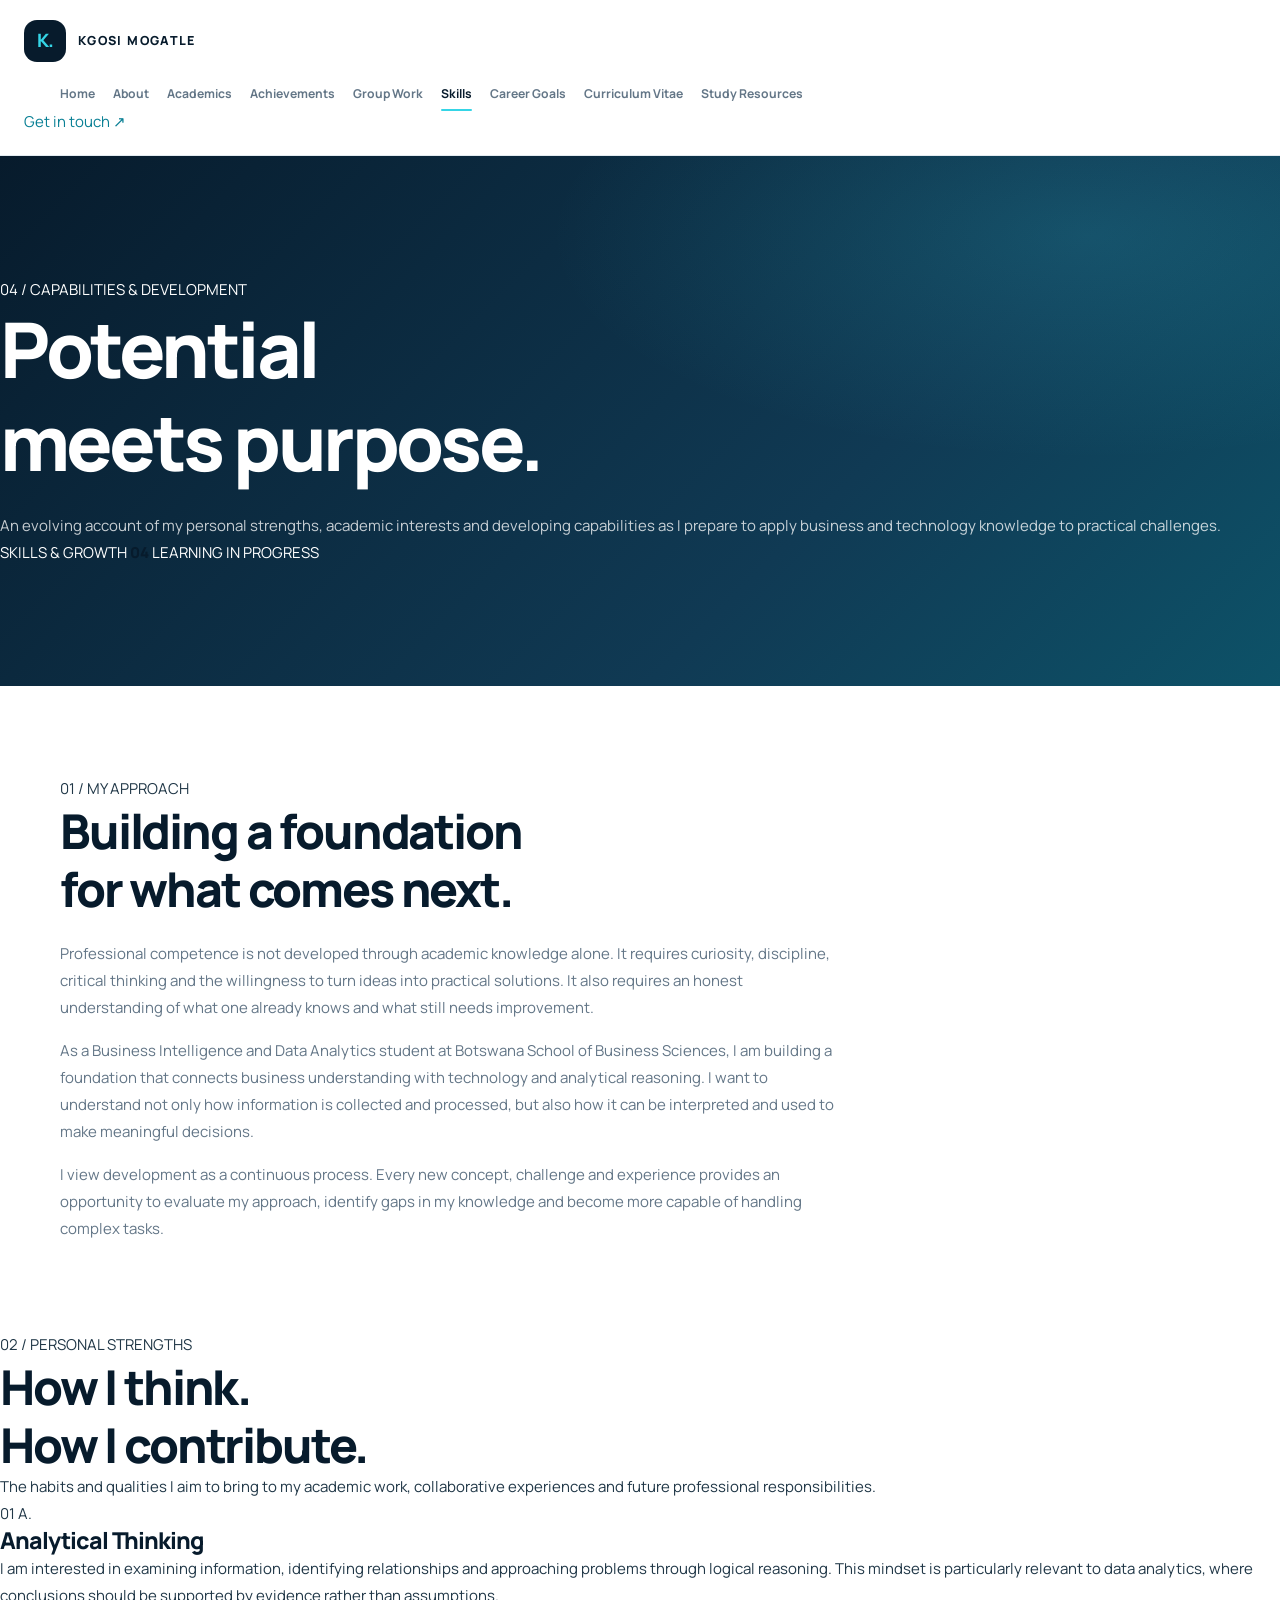
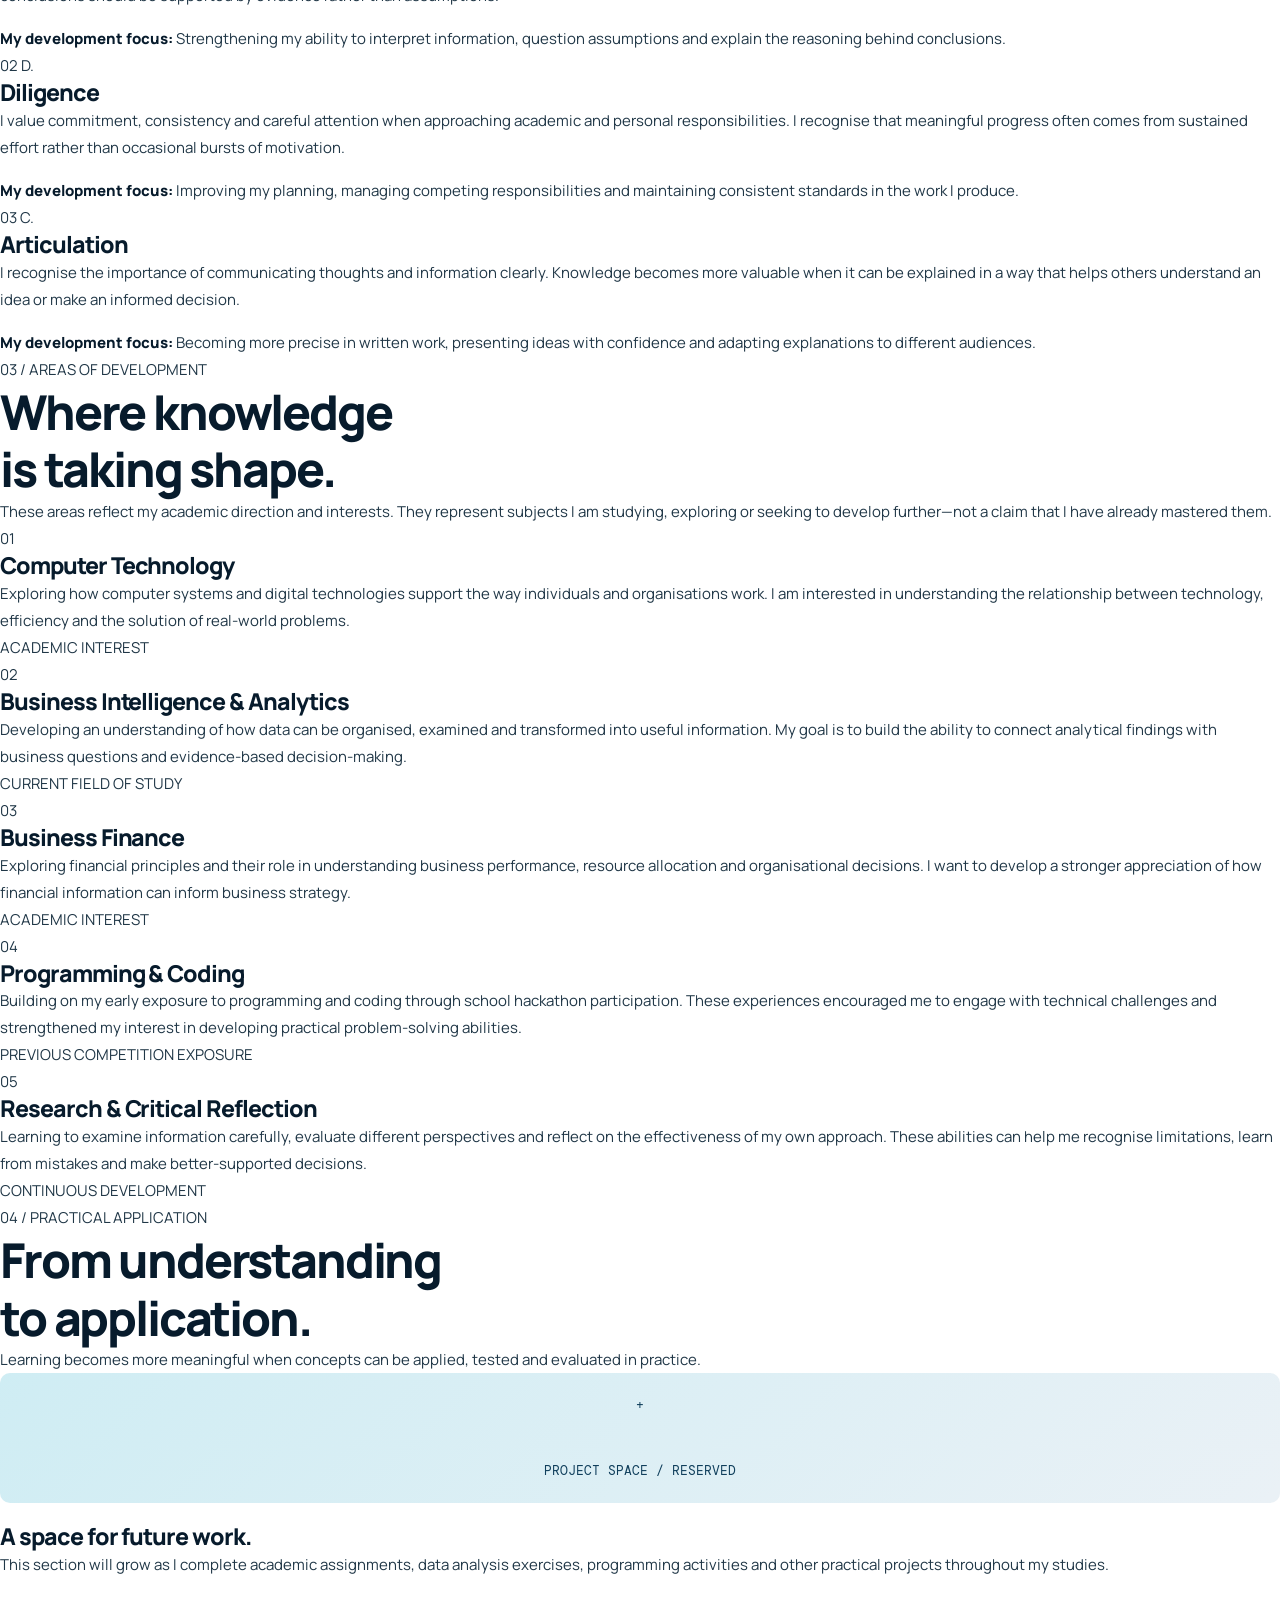
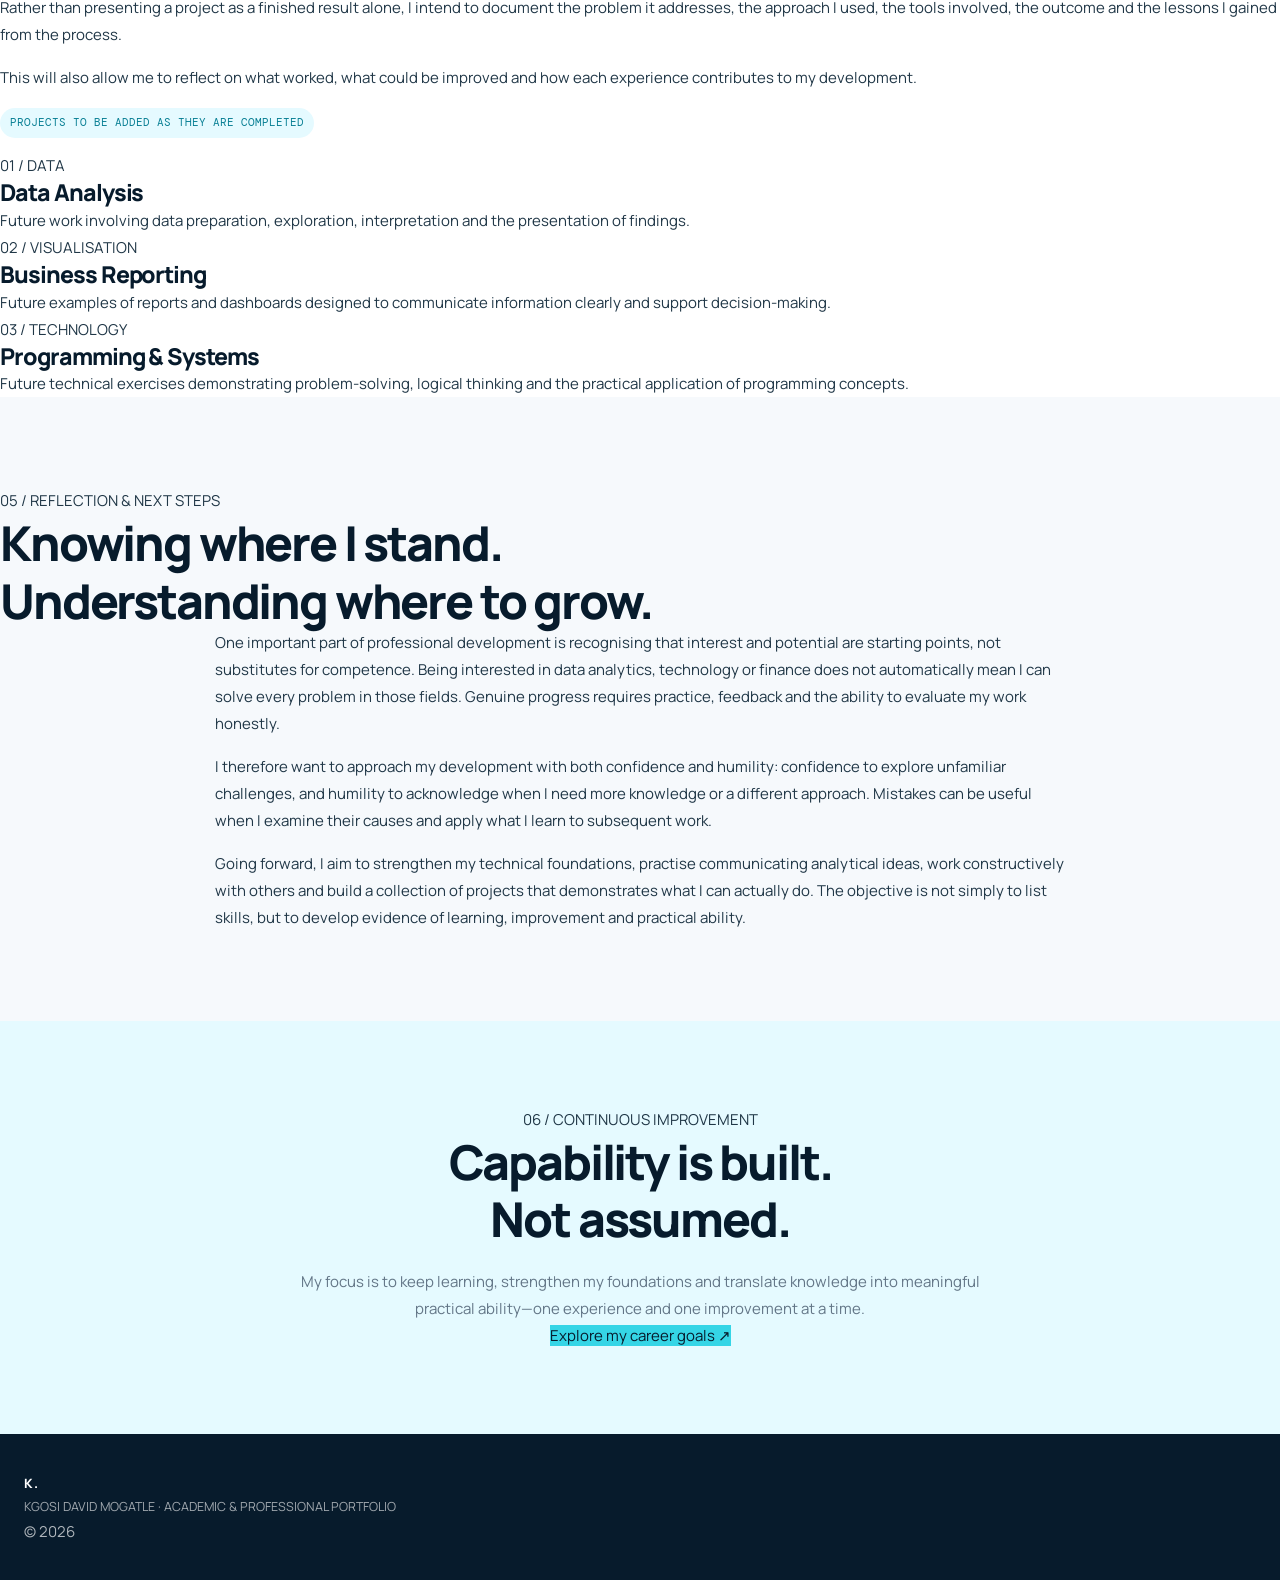
<file: skills-projects.html>
<!DOCTYPE html>
<html lang="en">
<head>
    <meta charset="UTF-8">
    <meta name="viewport" content="width=device-width, initial-scale=1.0">

    <meta name="description" content="Explore Kgosi David Mogatle's personal strengths, developing technical capabilities, academic interests and approach to continuous learning.">

    <meta name="theme-color" content="#071b2c">

    <title>Skills & Projects | Kgosi David Mogatle</title>

    <link rel="stylesheet" href="style.css">
</head>

<body id="top">

    <!-- ==================== HEADER ==================== -->

    <header class="site-header">

        <a href="index.html" class="brand" aria-label="Kgosi Mogatle — Home">
            <span class="brand-symbol">K.</span>
            <span class="brand-name">KGOSI MOGATLE</span>
        </a>

        <nav class="main-navigation" aria-label="Main navigation">
            <a href="index.html">Home</a>
            <a href="about.html">About</a>
            <a href="academic-journey.html">Academics</a>
            <a href="achievements.html">Achievements</a>
            <a href="group-work.html">Group Work</a>
            <a href="skills-projects.html" aria-current="page" class="active">Skills</a>
            <a href="career-goals.html">Career Goals</a>
            <a href="cv.html">Curriculum Vitae</a>
            <a href="study-resources.html">Study Resources</a>
        </nav>

        <a href="contact.html" class="header-contact">
            Get in touch ↗
        </a>

    </header>


    <!-- ==================== MAIN CONTENT ==================== -->

    <main>

        <!-- PAGE INTRODUCTION -->

        <section class="page-hero skills-hero">

            <div class="page-hero-content">

                <span class="section-index">
                    04 / CAPABILITIES & DEVELOPMENT
                </span>

                <h1>
                    Potential<br>
                    meets <span>purpose.</span>
                </h1>

                <p>
                    An evolving account of my personal strengths,
                    academic interests and developing capabilities
                    as I prepare to apply business and technology
                    knowledge to practical challenges.
                </p>

            </div>

            <div class="page-hero-number">

                <span>SKILLS & GROWTH</span>

                <strong>04</strong>

                <span>LEARNING IN PROGRESS</span>

            </div>

        </section>


        <!-- MY APPROACH TO DEVELOPMENT -->

        <section class="skills-introduction">

            <div class="skills-intro-heading">

                <span class="section-index">
                    01 / MY APPROACH
                </span>

                <h2>
                    Building a foundation<br>
                    <span>for what comes next.</span>
                </h2>

            </div>

            <div class="skills-intro-content">

                <p>
                    Professional competence is not developed through
                    academic knowledge alone. It requires curiosity,
                    discipline, critical thinking and the willingness
                    to turn ideas into practical solutions. It also
                    requires an honest understanding of what one
                    already knows and what still needs improvement.
                </p>

                <p>
                    As a Business Intelligence and Data Analytics
                    student at Botswana School of Business Sciences,
                    I am building a foundation that connects business
                    understanding with technology and analytical
                    reasoning. I want to understand not only how
                    information is collected and processed, but also
                    how it can be interpreted and used to make
                    meaningful decisions.
                </p>

                <p>
                    I view development as a continuous process.
                    Every new concept, challenge and experience
                    provides an opportunity to evaluate my approach,
                    identify gaps in my knowledge and become more
                    capable of handling complex tasks.
                </p>

            </div>

        </section>


        <!-- PERSONAL STRENGTHS -->

        <section class="personal-skills-section">

            <div class="skills-section-heading">

                <span class="section-index">
                    02 / PERSONAL STRENGTHS
                </span>

                <h2>
                    How I think.<br>
                    <span>How I contribute.</span>
                </h2>

                <p>
                    The habits and qualities I aim to bring to my
                    academic work, collaborative experiences and
                    future professional responsibilities.
                </p>

            </div>


            <div class="personal-skills-grid">

                <article class="personal-skill-card">

                    <span class="skill-index">01</span>

                    <span class="skill-symbol" aria-hidden="true">A.</span>

                    <h3>Analytical Thinking</h3>

                    <p>
                        I am interested in examining information,
                        identifying relationships and approaching
                        problems through logical reasoning. This
                        mindset is particularly relevant to data
                        analytics, where conclusions should be
                        supported by evidence rather than assumptions.
                    </p>

                    <p>
                        <strong>My development focus:</strong>
                        Strengthening my ability to interpret
                        information, question assumptions and
                        explain the reasoning behind conclusions.
                    </p>

                </article>


                <article class="personal-skill-card">

                    <span class="skill-index">02</span>

                    <span class="skill-symbol" aria-hidden="true">D.</span>

                    <h3>Diligence</h3>

                    <p>
                        I value commitment, consistency and careful
                        attention when approaching academic and
                        personal responsibilities. I recognise that
                        meaningful progress often comes from
                        sustained effort rather than occasional
                        bursts of motivation.
                    </p>

                    <p>
                        <strong>My development focus:</strong>
                        Improving my planning, managing competing
                        responsibilities and maintaining consistent
                        standards in the work I produce.
                    </p>

                </article>


                <article class="personal-skill-card">

                    <span class="skill-index">03</span>

                    <span class="skill-symbol" aria-hidden="true">C.</span>

                    <h3>Articulation</h3>

                    <p>
                        I recognise the importance of communicating
                        thoughts and information clearly. Knowledge
                        becomes more valuable when it can be
                        explained in a way that helps others
                        understand an idea or make an informed
                        decision.
                    </p>

                    <p>
                        <strong>My development focus:</strong>
                        Becoming more precise in written work,
                        presenting ideas with confidence and
                        adapting explanations to different
                        audiences.
                    </p>

                </article>

            </div>

        </section>


        <!-- ACADEMIC AND TECHNICAL CAPABILITIES -->

        <section class="academic-capabilities">

            <div class="capabilities-heading">

                <span class="section-index">
                    03 / AREAS OF DEVELOPMENT
                </span>

                <h2>
                    Where knowledge<br>
                    is taking shape.
                </h2>

                <p>
                    These areas reflect my academic direction and
                    interests. They represent subjects I am studying,
                    exploring or seeking to develop further—not a
                    claim that I have already mastered them.
                </p>

            </div>


            <div class="capabilities-list">

                <article class="capability-item">

                    <div class="capability-number">01</div>

                    <div class="capability-details">

                        <h3>Computer Technology</h3>

                        <p>
                            Exploring how computer systems and digital
                            technologies support the way individuals
                            and organisations work. I am interested
                            in understanding the relationship between
                            technology, efficiency and the solution
                            of real-world problems.
                        </p>

                    </div>

                    <span class="capability-status">
                        ACADEMIC INTEREST
                    </span>

                </article>


                <article class="capability-item">

                    <div class="capability-number">02</div>

                    <div class="capability-details">

                        <h3>Business Intelligence & Analytics</h3>

                        <p>
                            Developing an understanding of how data
                            can be organised, examined and transformed
                            into useful information. My goal is to
                            build the ability to connect analytical
                            findings with business questions and
                            evidence-based decision-making.
                        </p>

                    </div>

                    <span class="capability-status">
                        CURRENT FIELD OF STUDY
                    </span>

                </article>


                <article class="capability-item">

                    <div class="capability-number">03</div>

                    <div class="capability-details">

                        <h3>Business Finance</h3>

                        <p>
                            Exploring financial principles and their
                            role in understanding business performance,
                            resource allocation and organisational
                            decisions. I want to develop a stronger
                            appreciation of how financial information
                            can inform business strategy.
                        </p>

                    </div>

                    <span class="capability-status">
                        ACADEMIC INTEREST
                    </span>

                </article>


                <article class="capability-item">

                    <div class="capability-number">04</div>

                    <div class="capability-details">

                        <h3>Programming & Coding</h3>

                        <p>
                            Building on my early exposure to
                            programming and coding through school
                            hackathon participation. These experiences
                            encouraged me to engage with technical
                            challenges and strengthened my interest
                            in developing practical problem-solving
                            abilities.
                        </p>

                    </div>

                    <span class="capability-status">
                        PREVIOUS COMPETITION EXPOSURE
                    </span>

                </article>


                <article class="capability-item">

                    <div class="capability-number">05</div>

                    <div class="capability-details">

                        <h3>Research & Critical Reflection</h3>

                        <p>
                            Learning to examine information carefully,
                            evaluate different perspectives and reflect
                            on the effectiveness of my own approach.
                            These abilities can help me recognise
                            limitations, learn from mistakes and make
                            better-supported decisions.
                        </p>

                    </div>

                    <span class="capability-status">
                        CONTINUOUS DEVELOPMENT
                    </span>

                </article>

            </div>

        </section>


        <!-- PROJECTS AND PRACTICAL APPLICATION -->

        <section class="projects-section">

            <div class="projects-heading">

                <span class="section-index">
                    04 / PRACTICAL APPLICATION
                </span>

                <h2>
                    From understanding<br>
                    <span>to application.</span>
                </h2>

                <p>
                    Learning becomes more meaningful when concepts
                    can be applied, tested and evaluated in practice.
                </p>

            </div>


            <div class="projects-content">

                <div class="project-placeholder"
                     aria-label="Space reserved for future academic and technical projects">

                    <span class="project-placeholder-number">+</span>

                    <span>PROJECT SPACE / RESERVED</span>

                </div>


                <div class="projects-description">

                    <h3>A space for future work.</h3>

                    <p>
                        This section will grow as I complete academic
                        assignments, data analysis exercises,
                        programming activities and other practical
                        projects throughout my studies.
                    </p>

                    <p>
                        Rather than presenting a project as a finished
                        result alone, I intend to document the problem
                        it addresses, the approach I used, the tools
                        involved, the outcome and the lessons I gained
                        from the process.
                    </p>

                    <p>
                        This will also allow me to reflect on what
                        worked, what could be improved and how each
                        experience contributes to my development.
                    </p>

                    <span class="project-status">
                        PROJECTS TO BE ADDED AS THEY ARE COMPLETED
                    </span>

                </div>

            </div>


            <!-- FUTURE PROJECT CATEGORIES -->

            <div class="future-projects-grid">

                <article class="future-project-card">

                    <span class="section-index">01 / DATA</span>

                    <h3>Data Analysis</h3>

                    <p>
                        Future work involving data preparation,
                        exploration, interpretation and the
                        presentation of findings.
                    </p>

                </article>


                <article class="future-project-card">

                    <span class="section-index">02 / VISUALISATION</span>

                    <h3>Business Reporting</h3>

                    <p>
                        Future examples of reports and dashboards
                        designed to communicate information clearly
                        and support decision-making.
                    </p>

                </article>


                <article class="future-project-card">

                    <span class="section-index">03 / TECHNOLOGY</span>

                    <h3>Programming & Systems</h3>

                    <p>
                        Future technical exercises demonstrating
                        problem-solving, logical thinking and the
                        practical application of programming concepts.
                    </p>

                </article>

            </div>

        </section>


        <!-- REFLECTION AND DEVELOPMENT PLAN -->

        <section class="skills-reflection">

            <div class="skills-reflection-heading">

                <span class="section-index">
                    05 / REFLECTION & NEXT STEPS
                </span>

                <h2>
                    Knowing where I stand.<br>
                    <span>Understanding where to grow.</span>
                </h2>

            </div>


            <div class="skills-reflection-content">

                <p>
                    One important part of professional development
                    is recognising that interest and potential are
                    starting points, not substitutes for competence.
                    Being interested in data analytics, technology
                    or finance does not automatically mean I can
                    solve every problem in those fields. Genuine
                    progress requires practice, feedback and the
                    ability to evaluate my work honestly.
                </p>

                <p>
                    I therefore want to approach my development
                    with both confidence and humility: confidence
                    to explore unfamiliar challenges, and humility
                    to acknowledge when I need more knowledge or
                    a different approach. Mistakes can be useful
                    when I examine their causes and apply what
                    I learn to subsequent work.
                </p>

                <p>
                    Going forward, I aim to strengthen my technical
                    foundations, practise communicating analytical
                    ideas, work constructively with others and
                    build a collection of projects that demonstrates
                    what I can actually do. The objective is not
                    simply to list skills, but to develop evidence
                    of learning, improvement and practical ability.
                </p>

            </div>

        </section>


        <!-- CLOSING CALL TO ACTION -->

        <section class="skills-closing">

            <span class="section-index">
                06 / CONTINUOUS IMPROVEMENT
            </span>

            <h2>
                Capability is built.<br>
                <span>Not assumed.</span>
            </h2>

            <p>
                My focus is to keep learning, strengthen my
                foundations and translate knowledge into
                meaningful practical ability—one experience
                and one improvement at a time.
            </p>

            <a href="career-goals.html" class="button-primary">
                Explore my career goals <span>↗</span>
            </a>

        </section>

    </main>


    <!-- ==================== FOOTER ==================== -->

    <footer class="site-footer">

        <a href="index.html" class="footer-brand" aria-label="Return to home">
            K.
        </a>

        <p>
            KGOSI DAVID MOGATLE · ACADEMIC & PROFESSIONAL PORTFOLIO
        </p>

        <span>© 2026</span>

    </footer>

</body>
</html>
</file>
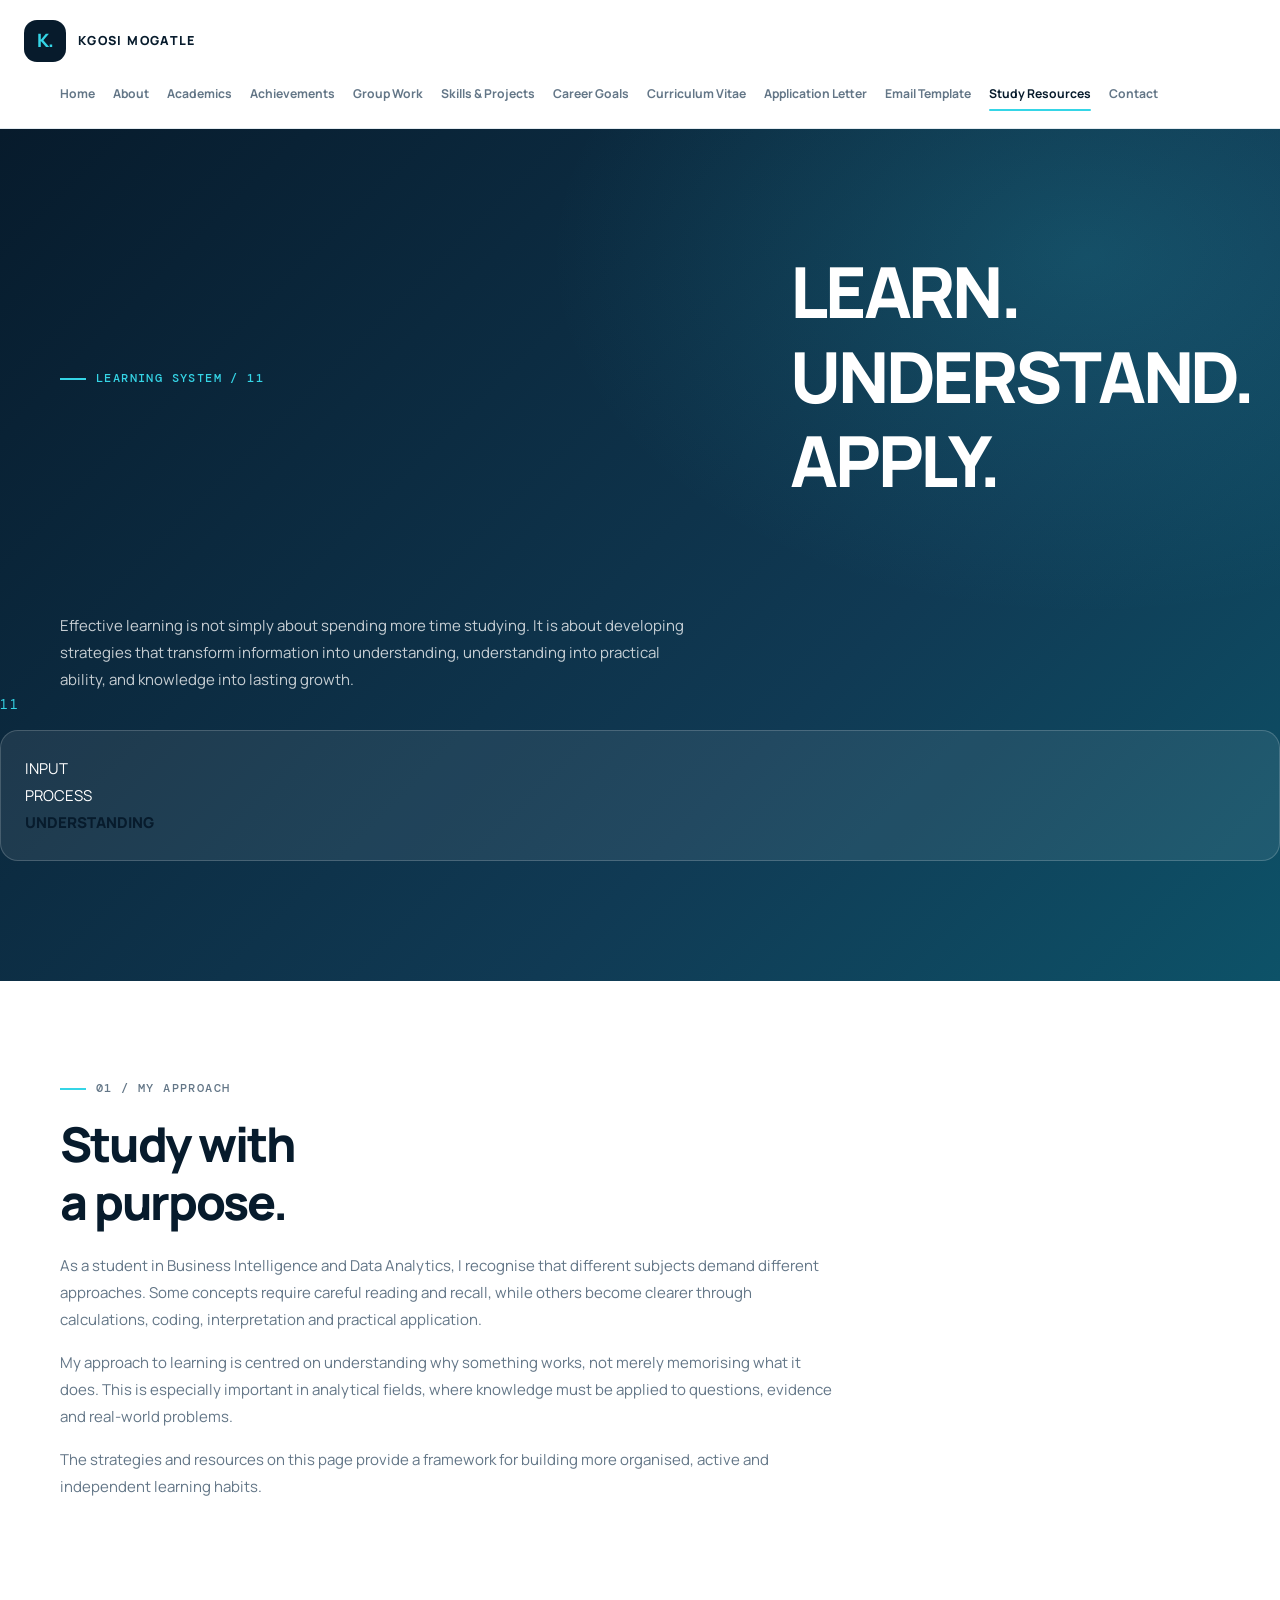
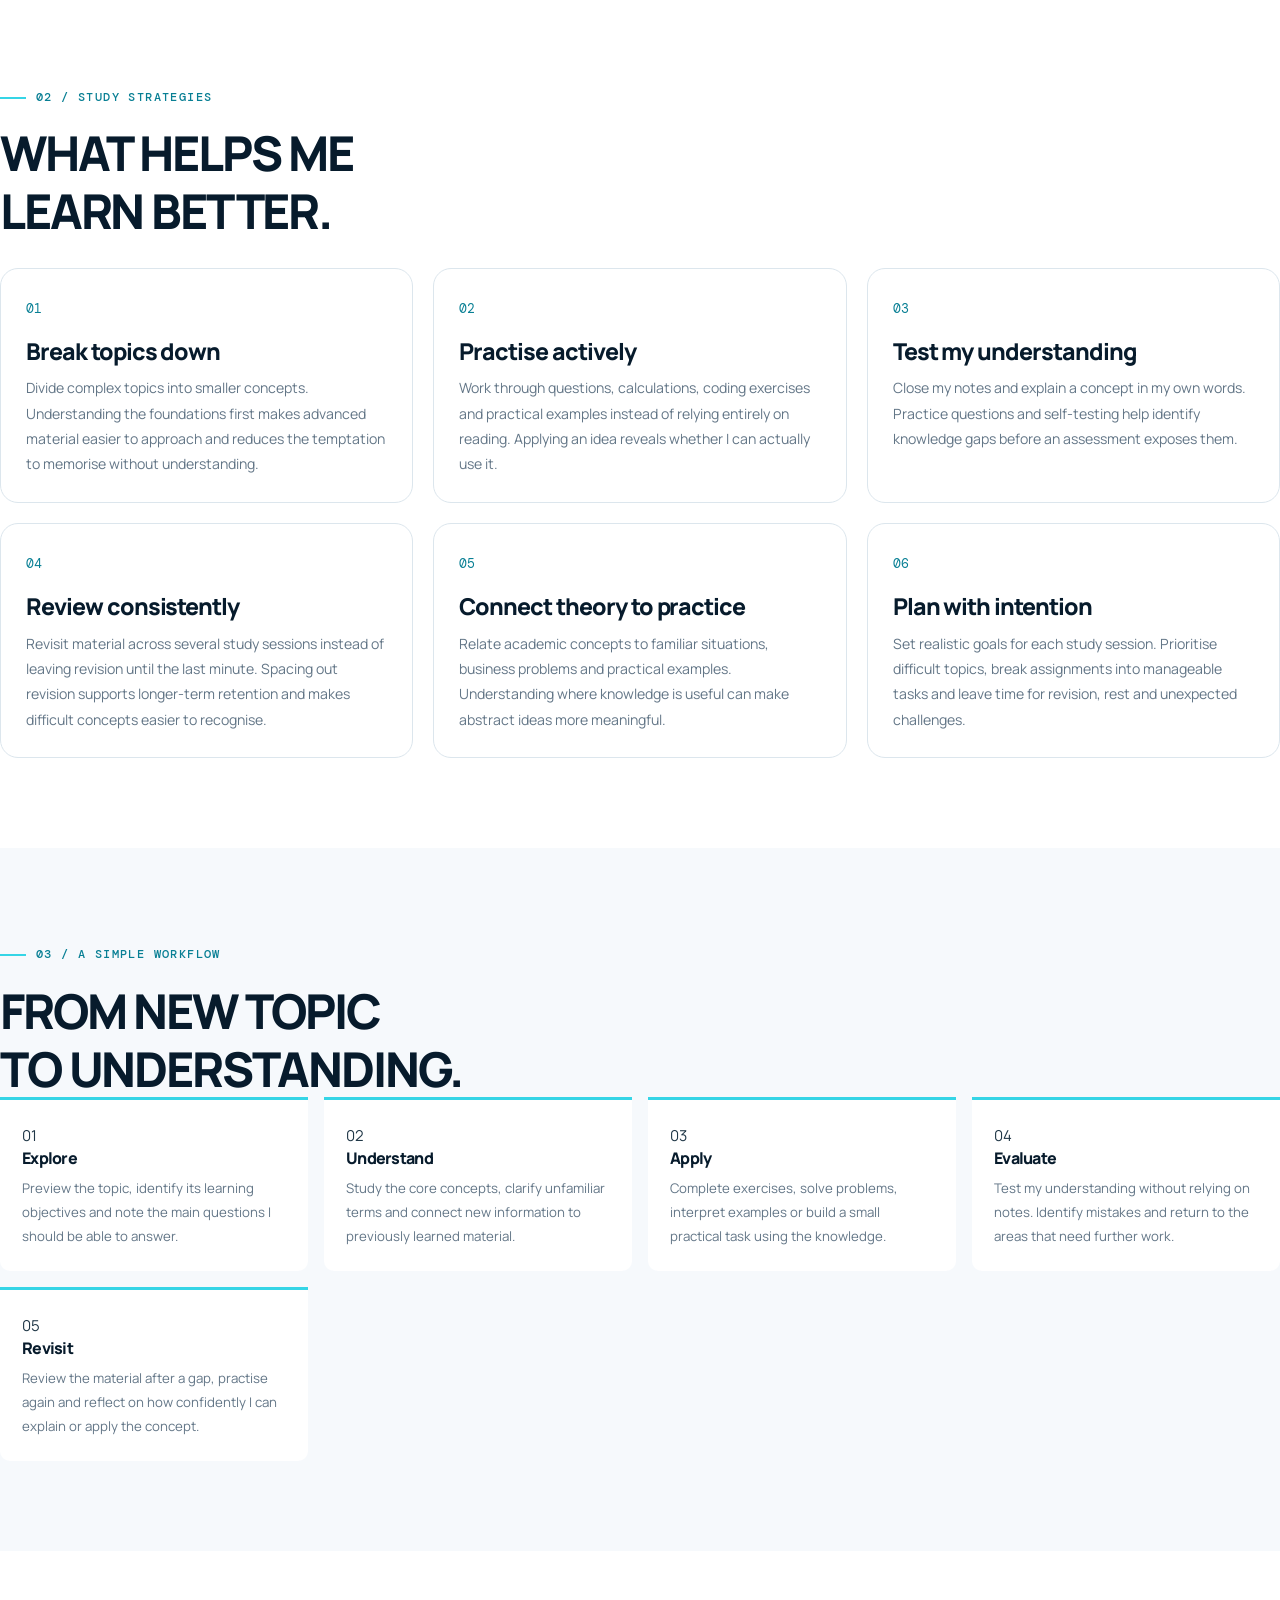
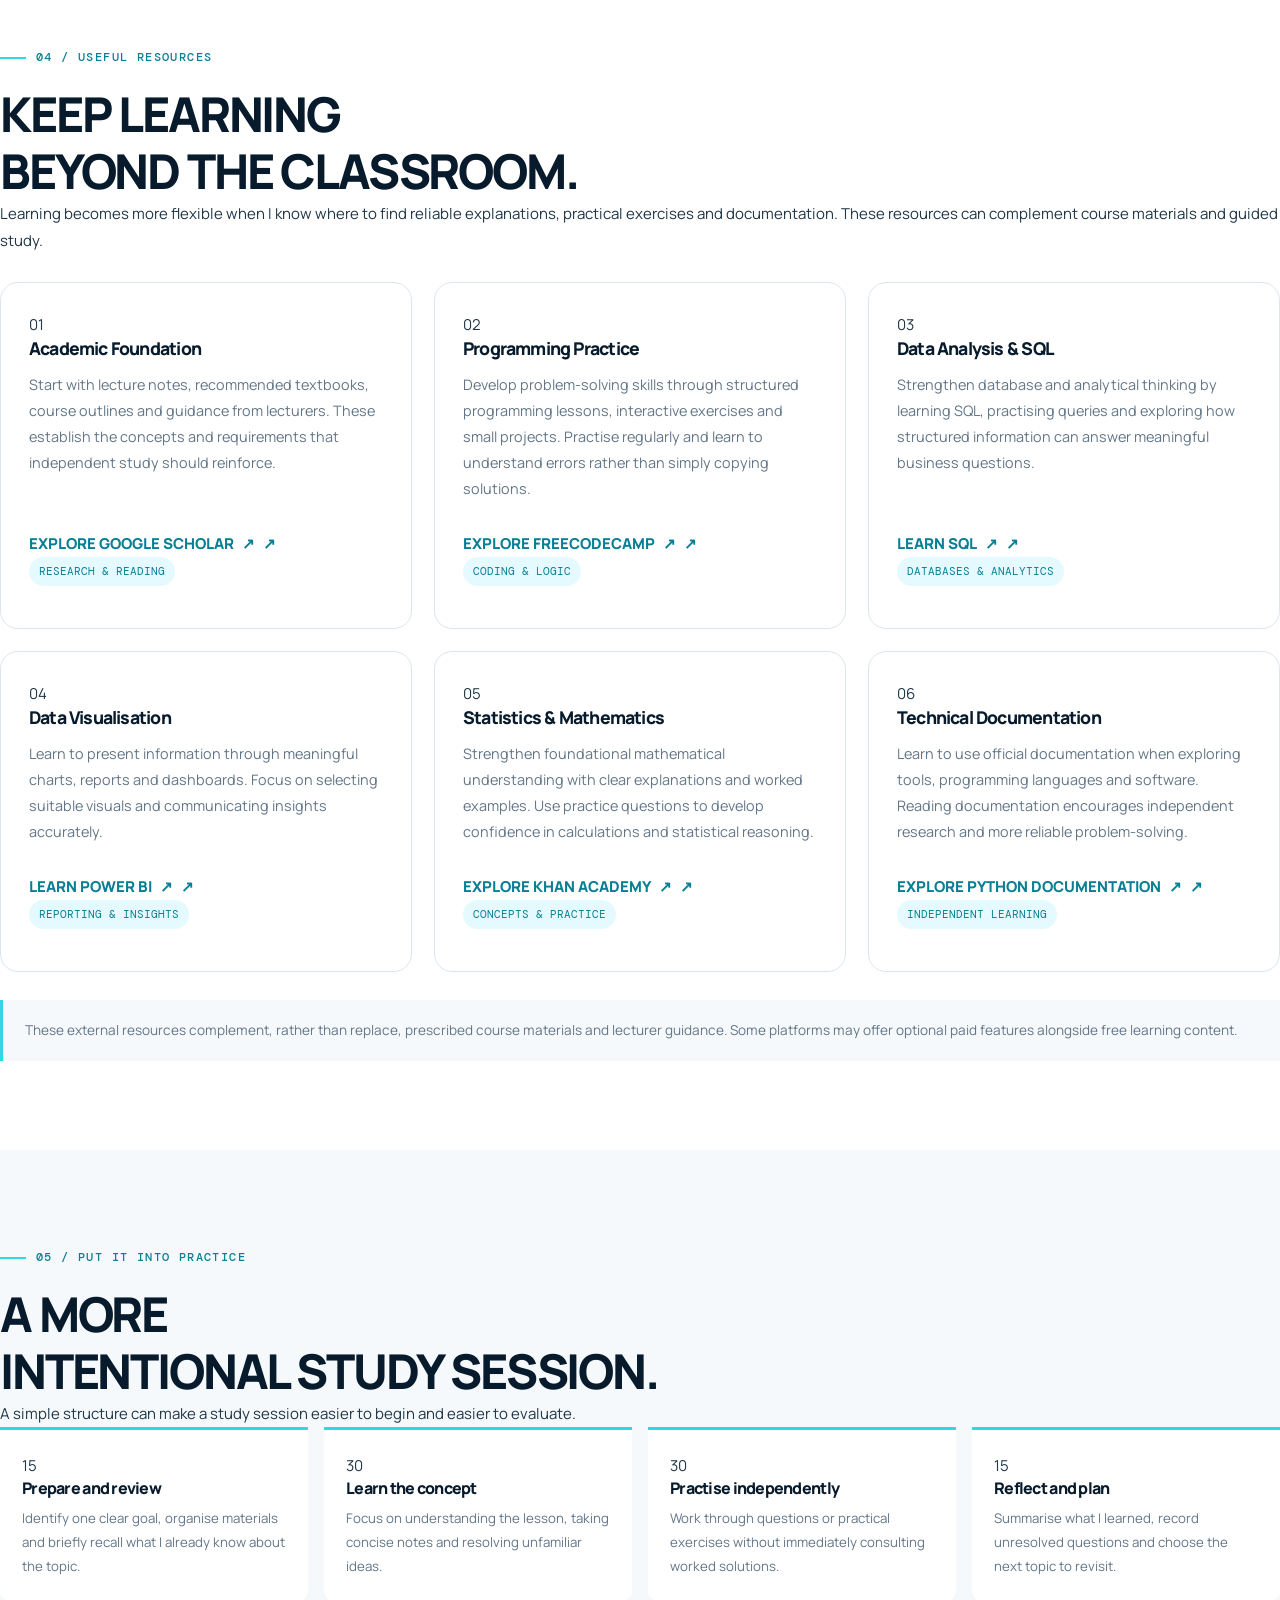
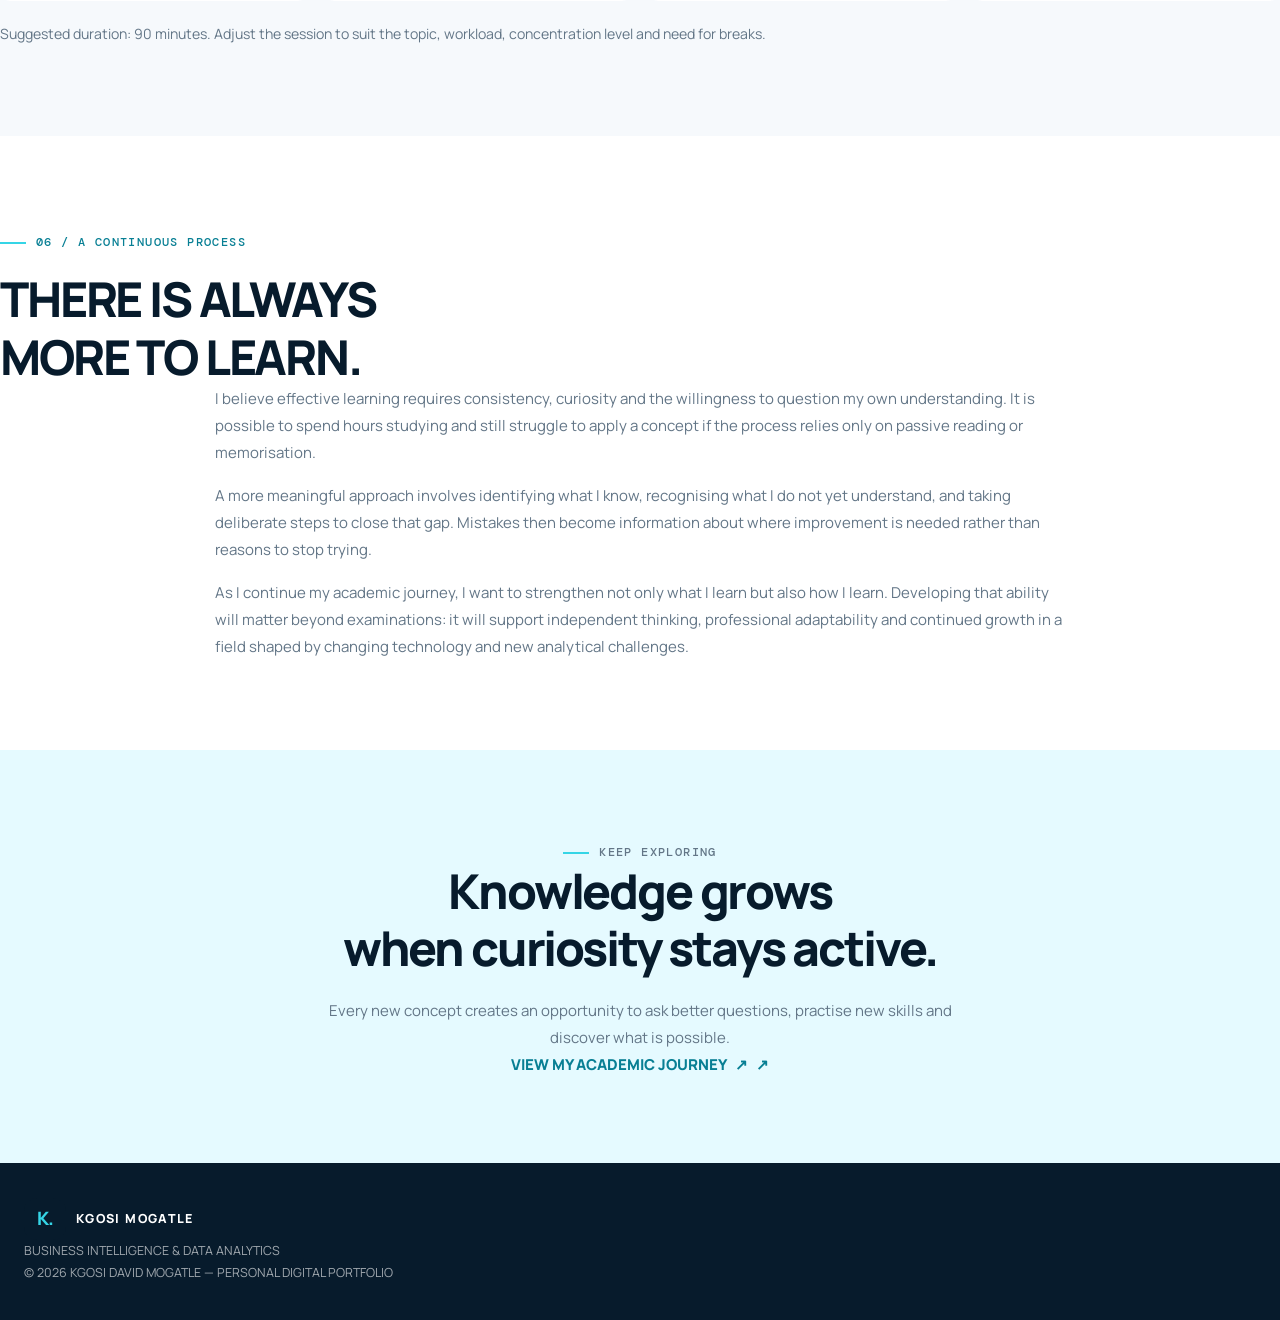
<file: study-resources.html>
<!DOCTYPE html>
<html lang="en">
<head>
    <meta charset="UTF-8">
    <meta name="viewport" content="width=device-width, initial-scale=1.0">

    <meta name="description" content="Study strategies, learning workflows and useful resources for Business Intelligence and Data Analytics by Kgosi David Mogatle.">
    <meta name="theme-color" content="#071b2c">

    <title>Study Tips &amp; Resources | Kgosi David Mogatle</title>

    <link rel="stylesheet" href="style.css">
</head>

<body id="top">

    <!-- ==================== SITE HEADER ==================== -->
    <header class="site-header">

        <a href="index.html" class="brand" aria-label="Kgosi Mogatle home">
            <span class="brand-symbol">K.</span>
            <span class="brand-name">KGOSI MOGATLE</span>
        </a>

        <nav class="main-navigation" aria-label="Main navigation">
            <a href="index.html">Home</a>
            <a href="about.html">About</a>
            <a href="academic-journey.html">Academics</a>
            <a href="achievements.html">Achievements</a>
            <a href="group-work.html">Group Work</a>
            <a href="skills-projects.html">Skills &amp; Projects</a>
            <a href="career-goals.html">Career Goals</a>
            <a href="cv.html">Curriculum Vitae</a>
            <a href="application-letter.html">Application Letter</a>
            <a href="email-template.html">Email Template</a>
            <a href="study-resources.html" aria-current="page">Study Resources</a>
            <a href="contact.html">Contact</a>
        </nav>

    </header>


    <!-- ==================== MAIN CONTENT ==================== -->
    <main class="study-page">

        <!-- Page introduction -->
        <section class="study-hero">

            <div class="study-hero-content">
                <p class="section-label">LEARNING SYSTEM / 11</p>

                <h1>
                    LEARN.<br>
                    UNDERSTAND.<br>
                    <span>APPLY.</span>
                </h1>

                <p>
                    Effective learning is not simply about spending
                    more time studying. It is about developing
                    strategies that transform information into
                    understanding, understanding into practical
                    ability, and knowledge into lasting growth.
                </p>
            </div>

            <div class="study-hero-visual" aria-hidden="true">

                <div class="study-visual-number">11</div>

                <div class="study-visual-card">
                    <span>INPUT</span>
                    <div></div>

                    <span>PROCESS</span>
                    <div></div>

                    <strong>UNDERSTANDING</strong>
                </div>

            </div>

        </section>


        <!-- Learning philosophy -->
        <section class="study-introduction">

            <div>
                <p class="section-label">01 / MY APPROACH</p>
                <h2>Study with<br>a purpose.</h2>
            </div>

            <div>
                <p>
                    As a student in Business Intelligence and Data
                    Analytics, I recognise that different subjects
                    demand different approaches. Some concepts
                    require careful reading and recall, while others
                    become clearer through calculations, coding,
                    interpretation and practical application.
                </p>

                <p>
                    My approach to learning is centred on understanding
                    why something works, not merely memorising what
                    it does. This is especially important in analytical
                    fields, where knowledge must be applied to questions,
                    evidence and real-world problems.
                </p>

                <p>
                    The strategies and resources on this page provide
                    a framework for building more organised, active
                    and independent learning habits.
                </p>
            </div>

        </section>


        <!-- Study strategies -->
        <section class="study-strategies">

            <div class="study-strategies-heading">
                <p class="section-label">02 / STUDY STRATEGIES</p>
                <h2>WHAT HELPS ME<br>LEARN BETTER.</h2>
            </div>

            <div class="study-strategy-grid">

                <article class="study-strategy-card">
                    <span class="strategy-number">01</span>

                    <h3>Break topics down</h3>

                    <p>
                        Divide complex topics into smaller concepts.
                        Understanding the foundations first makes
                        advanced material easier to approach and
                        reduces the temptation to memorise without
                        understanding.
                    </p>
                </article>


                <article class="study-strategy-card">
                    <span class="strategy-number">02</span>

                    <h3>Practise actively</h3>

                    <p>
                        Work through questions, calculations, coding
                        exercises and practical examples instead of
                        relying entirely on reading. Applying an idea
                        reveals whether I can actually use it.
                    </p>
                </article>


                <article class="study-strategy-card">
                    <span class="strategy-number">03</span>

                    <h3>Test my understanding</h3>

                    <p>
                        Close my notes and explain a concept in my
                        own words. Practice questions and self-testing
                        help identify knowledge gaps before an
                        assessment exposes them.
                    </p>
                </article>


                <article class="study-strategy-card">
                    <span class="strategy-number">04</span>

                    <h3>Review consistently</h3>

                    <p>
                        Revisit material across several study sessions
                        instead of leaving revision until the last
                        minute. Spacing out revision supports longer-term
                        retention and makes difficult concepts easier
                        to recognise.
                    </p>
                </article>


                <article class="study-strategy-card">
                    <span class="strategy-number">05</span>

                    <h3>Connect theory to practice</h3>

                    <p>
                        Relate academic concepts to familiar situations,
                        business problems and practical examples.
                        Understanding where knowledge is useful can
                        make abstract ideas more meaningful.
                    </p>
                </article>


                <article class="study-strategy-card">
                    <span class="strategy-number">06</span>

                    <h3>Plan with intention</h3>

                    <p>
                        Set realistic goals for each study session.
                        Prioritise difficult topics, break assignments
                        into manageable tasks and leave time for
                        revision, rest and unexpected challenges.
                    </p>
                </article>

            </div>

        </section>


        <!-- Study workflow -->
        <section class="study-workflow">

            <div class="study-workflow-heading">
                <p class="section-label">03 / A SIMPLE WORKFLOW</p>
                <h2>FROM NEW TOPIC<br>TO UNDERSTANDING.</h2>
            </div>

            <div class="study-workflow-list">

                <div class="study-workflow-step">
                    <span>01</span>

                    <div>
                        <h3>Explore</h3>

                        <p>
                            Preview the topic, identify its learning
                            objectives and note the main questions
                            I should be able to answer.
                        </p>
                    </div>
                </div>


                <div class="study-workflow-step">
                    <span>02</span>

                    <div>
                        <h3>Understand</h3>

                        <p>
                            Study the core concepts, clarify unfamiliar
                            terms and connect new information to
                            previously learned material.
                        </p>
                    </div>
                </div>


                <div class="study-workflow-step">
                    <span>03</span>

                    <div>
                        <h3>Apply</h3>

                        <p>
                            Complete exercises, solve problems,
                            interpret examples or build a small
                            practical task using the knowledge.
                        </p>
                    </div>
                </div>


                <div class="study-workflow-step">
                    <span>04</span>

                    <div>
                        <h3>Evaluate</h3>

                        <p>
                            Test my understanding without relying
                            on notes. Identify mistakes and return
                            to the areas that need further work.
                        </p>
                    </div>
                </div>


                <div class="study-workflow-step">
                    <span>05</span>

                    <div>
                        <h3>Revisit</h3>

                        <p>
                            Review the material after a gap, practise
                            again and reflect on how confidently
                            I can explain or apply the concept.
                        </p>
                    </div>
                </div>

            </div>

        </section>


        <!-- Learning resources -->
        <section class="study-resources">

            <div class="study-resources-heading">
                <p class="section-label">04 / USEFUL RESOURCES</p>

                <h2>KEEP LEARNING<br>BEYOND THE CLASSROOM.</h2>

                <p>
                    Learning becomes more flexible when I know
                    where to find reliable explanations, practical
                    exercises and documentation. These resources
                    can complement course materials and guided study.
                </p>
            </div>


            <div class="resource-grid">

                <article class="resource-card">
                    <span>01</span>

                    <h3>Academic Foundation</h3>

                    <p>
                        Start with lecture notes, recommended
                        textbooks, course outlines and guidance
                        from lecturers. These establish the concepts
                        and requirements that independent study
                        should reinforce.
                    </p>

                    <a
                        href="https://scholar.google.com/"
                        class="text-link"
                        target="_blank"
                        rel="noopener noreferrer">
                        EXPLORE GOOGLE SCHOLAR <span>↗</span>
                    </a>

                    <span class="resource-tag">RESEARCH &amp; READING</span>
                </article>


                <article class="resource-card">
                    <span>02</span>

                    <h3>Programming Practice</h3>

                    <p>
                        Develop problem-solving skills through
                        structured programming lessons, interactive
                        exercises and small projects. Practise
                        regularly and learn to understand errors
                        rather than simply copying solutions.
                    </p>

                    <a
                        href="https://www.freecodecamp.org/"
                        class="text-link"
                        target="_blank"
                        rel="noopener noreferrer">
                        EXPLORE FREECODECAMP <span>↗</span>
                    </a>

                    <span class="resource-tag">CODING &amp; LOGIC</span>
                </article>


                <article class="resource-card">
                    <span>03</span>

                    <h3>Data Analysis &amp; SQL</h3>

                    <p>
                        Strengthen database and analytical thinking
                        by learning SQL, practising queries and
                        exploring how structured information can
                        answer meaningful business questions.
                    </p>

                    <a
                        href="https://www.w3schools.com/sql/"
                        class="text-link"
                        target="_blank"
                        rel="noopener noreferrer">
                        LEARN SQL <span>↗</span>
                    </a>

                    <span class="resource-tag">DATABASES &amp; ANALYTICS</span>
                </article>


                <article class="resource-card">
                    <span>04</span>

                    <h3>Data Visualisation</h3>

                    <p>
                        Learn to present information through
                        meaningful charts, reports and dashboards.
                        Focus on selecting suitable visuals and
                        communicating insights accurately.
                    </p>

                    <a
                        href="https://learn.microsoft.com/en-us/training/powerplatform/power-bi/"
                        class="text-link"
                        target="_blank"
                        rel="noopener noreferrer">
                        LEARN POWER BI <span>↗</span>
                    </a>

                    <span class="resource-tag">REPORTING &amp; INSIGHTS</span>
                </article>


                <article class="resource-card">
                    <span>05</span>

                    <h3>Statistics &amp; Mathematics</h3>

                    <p>
                        Strengthen foundational mathematical
                        understanding with clear explanations
                        and worked examples. Use practice questions
                        to develop confidence in calculations
                        and statistical reasoning.
                    </p>

                    <a
                        href="https://www.khanacademy.org/"
                        class="text-link"
                        target="_blank"
                        rel="noopener noreferrer">
                        EXPLORE KHAN ACADEMY <span>↗</span>
                    </a>

                    <span class="resource-tag">CONCEPTS &amp; PRACTICE</span>
                </article>


                <article class="resource-card">
                    <span>06</span>

                    <h3>Technical Documentation</h3>

                    <p>
                        Learn to use official documentation when
                        exploring tools, programming languages
                        and software. Reading documentation
                        encourages independent research and
                        more reliable problem-solving.
                    </p>

                    <a
                        href="https://docs.python.org/3/tutorial/"
                        class="text-link"
                        target="_blank"
                        rel="noopener noreferrer">
                        EXPLORE PYTHON DOCUMENTATION <span>↗</span>
                    </a>

                    <span class="resource-tag">INDEPENDENT LEARNING</span>
                </article>

            </div>


            <p class="resource-disclaimer">
                These external resources complement, rather than
                replace, prescribed course materials and lecturer
                guidance. Some platforms may offer optional paid
                features alongside free learning content.
            </p>

        </section>


        <!-- Practical study routine -->
        <section class="study-routine">

            <div class="study-routine-heading">
                <p class="section-label">05 / PUT IT INTO PRACTICE</p>

                <h2>A MORE<br>INTENTIONAL STUDY SESSION.</h2>

                <p>
                    A simple structure can make a study session
                    easier to begin and easier to evaluate.
                </p>
            </div>


            <div class="study-workflow-list">

                <div class="study-workflow-step">
                    <span>15</span>

                    <div>
                        <h3>Prepare and review</h3>

                        <p>
                            Identify one clear goal, organise
                            materials and briefly recall what
                            I already know about the topic.
                        </p>
                    </div>
                </div>


                <div class="study-workflow-step">
                    <span>30</span>

                    <div>
                        <h3>Learn the concept</h3>

                        <p>
                            Focus on understanding the lesson,
                            taking concise notes and resolving
                            unfamiliar ideas.
                        </p>
                    </div>
                </div>


                <div class="study-workflow-step">
                    <span>30</span>

                    <div>
                        <h3>Practise independently</h3>

                        <p>
                            Work through questions or practical
                            exercises without immediately
                            consulting worked solutions.
                        </p>
                    </div>
                </div>


                <div class="study-workflow-step">
                    <span>15</span>

                    <div>
                        <h3>Reflect and plan</h3>

                        <p>
                            Summarise what I learned, record
                            unresolved questions and choose
                            the next topic to revisit.
                        </p>
                    </div>
                </div>

            </div>

            <p class="study-routine-note">
                Suggested duration: 90 minutes. Adjust the session
                to suit the topic, workload, concentration level
                and need for breaks.
            </p>

        </section>


        <!-- Reflective learning -->
        <section class="study-reflection">

            <p class="section-label">06 / A CONTINUOUS PROCESS</p>

            <h2>
                THERE IS ALWAYS<br>
                <span>MORE TO LEARN.</span>
            </h2>

            <div class="study-reflection-content">

                <p>
                    I believe effective learning requires consistency,
                    curiosity and the willingness to question my
                    own understanding. It is possible to spend hours
                    studying and still struggle to apply a concept
                    if the process relies only on passive reading
                    or memorisation.
                </p>

                <p>
                    A more meaningful approach involves identifying
                    what I know, recognising what I do not yet
                    understand, and taking deliberate steps to close
                    that gap. Mistakes then become information
                    about where improvement is needed rather than
                    reasons to stop trying.
                </p>

                <p>
                    As I continue my academic journey, I want to
                    strengthen not only what I learn but also how
                    I learn. Developing that ability will matter
                    beyond examinations: it will support independent
                    thinking, professional adaptability and continued
                    growth in a field shaped by changing technology
                    and new analytical challenges.
                </p>

            </div>

        </section>


        <!-- Closing section -->
        <section class="study-closing">

            <p class="section-label">KEEP EXPLORING</p>

            <h2>
                Knowledge grows<br>
                when curiosity stays active.
            </h2>

            <p>
                Every new concept creates an opportunity to ask
                better questions, practise new skills and discover
                what is possible.
            </p>

            <a href="academic-journey.html" class="text-link">
                VIEW MY ACADEMIC JOURNEY <span>↗</span>
            </a>

        </section>

    </main>


    <!-- ==================== SITE FOOTER ==================== -->
    <footer class="site-footer">

        <div class="footer-brand">
            <span class="brand-symbol">K.</span>
            <span class="brand-name">KGOSI MOGATLE</span>
        </div>

        <p>BUSINESS INTELLIGENCE &amp; DATA ANALYTICS</p>

        <p>
            © 2026 KGOSI DAVID MOGATLE — PERSONAL DIGITAL PORTFOLIO
        </p>

    </footer>

</body>
</html>
</file>
<file: style.css>
/* =========================================================
   KGOSI DAVID MOGATLE — DIGITAL PORTFOLIO
   OCEAN & CYAN | CONTEMPORARY DIGITAL EDITORIAL
   Complete stylesheet for all 12 HTML pages
========================================================= */

/* -------------------- 1. DESIGN SYSTEM -------------------- */

@import url('https://fonts.googleapis.com/css2?family=DM+Mono:wght@400;500&family=Manrope:wght@400;500;600;700;800&display=swap');

:root {
    --ink: #071b2c;
    --ink-soft: #102b40;
    --ocean: #103f5c;
    --ocean-light: #176783;
    --cyan: #35d5e6;
    --cyan-dark: #087f94;
    --cyan-pale: #e5faff;
    --blue-pale: #eff7fb;
    --paper: #ffffff;
    --surface: #f6f9fc;
    --surface-dark: #eaf1f6;
    --text: #203747;
    --muted: #637687;
    --line: #dce6ed;
    --success: #247b67;

    --font-body: 'Manrope', Arial, sans-serif;
    --font-mono: 'DM Mono', monospace;

    --container: 1160px;
    --container-narrow: 850px;

    --radius-sm: 10px;
    --radius-md: 18px;
    --radius-lg: 28px;
    --radius-xl: 36px;

    --shadow-sm: 0 5px 18px rgba(7, 27, 44, 0.05);
    --shadow-md: 0 16px 40px rgba(7, 27, 44, 0.09);
    --shadow-lg: 0 24px 65px rgba(7, 27, 44, 0.15);

    --transition: 220ms ease;
}

/* -------------------- 2. RESET & GLOBALS -------------------- */

* {
    box-sizing: border-box;
    margin: 0;
    padding: 0;
}

html {
    scroll-behavior: smooth;
    scroll-padding-top: 110px;
}

body {
    min-width: 320px;
    background: var(--paper);
    color: var(--text);
    font-family: var(--font-body);
    font-size: 15px;
    line-height: 1.8;
    -webkit-font-smoothing: antialiased;
    text-rendering: optimizeLegibility;
}

body,
button,
input,
textarea,
select {
    font-family: var(--font-body);
}

img {
    display: block;
    max-width: 100%;
    height: auto;
}

a {
    color: var(--cyan-dark);
    text-decoration: none;
    transition: color var(--transition);
}

a:hover {
    color: var(--ocean-light);
}

button {
    font: inherit;
}

button,
a {
    -webkit-tap-highlight-color: transparent;
}

button:focus-visible,
a:focus-visible {
    outline: 3px solid var(--cyan);
    outline-offset: 4px;
}

p {
    margin-bottom: 1rem;
}

p:last-child {
    margin-bottom: 0;
}

h1,
h2,
h3,
h4 {
    color: var(--ink);
    font-weight: 800;
    line-height: 1.2;
    letter-spacing: -0.045em;
}

h1 {
    font-size: clamp(2.6rem, 6vw, 5.2rem);
}

h2 {
    font-size: clamp(1.9rem, 3.8vw, 3rem);
}

h3 {
    font-size: clamp(1.15rem, 2vw, 1.45rem);
}

h4 {
    font-size: 1rem;
}

ul,
ol {
    padding-left: 1.4rem;
}

li {
    margin-bottom: 0.5rem;
}

strong {
    color: var(--ink);
    font-weight: 800;
}

::selection {
    color: var(--ink);
    background: var(--cyan);
}

section {
    scroll-margin-top: 100px;
}

main {
    overflow: clip;
}

.container,
.section-container {
    width: min(var(--container), calc(100% - 48px));
    margin-inline: auto;
}

.container-narrow {
    width: min(var(--container-narrow), calc(100% - 48px));
    margin-inline: auto;
}

.section-label {
    display: inline-flex;
    align-items: center;
    gap: 10px;
    margin-bottom: 18px;
    color: var(--cyan-dark);
    font-family: var(--font-mono);
    font-size: 0.73rem;
    font-weight: 500;
    letter-spacing: 0.12em;
    line-height: 1.5;
    text-transform: uppercase;
}

.section-label::before {
    width: 26px;
    height: 2px;
    background: var(--cyan);
    content: "";
}

.section-heading {
    max-width: 760px;
    margin-bottom: 22px;
}

.section-description {
    max-width: 700px;
    color: var(--muted);
    font-size: 1rem;
}

.eyebrow,
.micro-label {
    color: var(--cyan-dark);
    font-family: var(--font-mono);
    font-size: 0.75rem;
    letter-spacing: 0.09em;
    text-transform: uppercase;
}

.text-link {
    display: inline-flex;
    align-items: center;
    gap: 8px;
    color: var(--cyan-dark);
    font-weight: 800;
}

.text-link::after {
    content: "↗";
    transition: transform var(--transition);
}

.text-link:hover::after {
    transform: translate(3px, -3px);
}

/* -------------------- 3. SHARED HEADER & NAVIGATION -------------------- */

.site-header {
    position: relative;
    z-index: 20;
    width: 100%;
    padding: 20px 0;
    border-bottom: 1px solid rgba(220, 230, 237, 0.8);
    background: rgba(255, 255, 255, 0.96);
}

.site-header > *,
.site-header .header-inner {
    max-width: var(--container);
    margin-inline: auto;
}

.site-header {
    padding-inline: 24px;
}

.site-header .brand,
.brand {
    display: inline-flex;
    align-items: center;
    gap: 12px;
    color: var(--ink);
    text-decoration: none;
}

.brand-symbol {
    display: grid;
    width: 42px;
    height: 42px;
    flex: 0 0 42px;
    place-items: center;
    border-radius: 13px;
    background: var(--ink);
    color: var(--cyan);
    font-size: 1.15rem;
    font-weight: 800;
    letter-spacing: -0.05em;
}

.brand-name {
    font-size: 0.78rem;
    font-weight: 800;
    letter-spacing: 0.11em;
}

.main-navigation {
    display: flex;
    flex-wrap: wrap;
    align-items: center;
    gap: 5px 18px;
    margin-top: 17px;
}

.main-navigation a {
    position: relative;
    display: inline-block;
    padding: 5px 0;
    color: var(--muted);
    font-size: 0.76rem;
    font-weight: 700;
    line-height: 1.6;
}

.main-navigation a:hover,
.main-navigation a[aria-current="page"] {
    color: var(--ink);
}

.main-navigation a[aria-current="page"]::after {
    position: absolute;
    right: 0;
    bottom: -3px;
    left: 0;
    height: 2px;
    border-radius: 2px;
    background: var(--cyan);
    content: "";
}

/* -------------------- 4. BUTTONS & CTA -------------------- */

.button,
.btn,
.cta-button,
.cv-print-button {
    display: inline-flex;
    min-height: 48px;
    align-items: center;
    justify-content: center;
    gap: 10px;
    padding: 13px 21px;
    border: 1px solid transparent;
    border-radius: 999px;
    background: var(--ink);
    color: var(--paper);
    cursor: pointer;
    font-size: 0.84rem;
    font-weight: 800;
    line-height: 1.4;
    text-align: center;
    text-decoration: none;
    transition:
        background var(--transition),
        color var(--transition),
        border-color var(--transition),
        transform var(--transition),
        box-shadow var(--transition);
}

.button:hover,
.btn:hover,
.cta-button:hover,
.cv-print-button:hover {
    transform: translateY(-2px);
    background: var(--ocean);
    color: var(--paper);
    box-shadow: var(--shadow-sm);
}

.button-primary,
.btn-primary {
    background: var(--cyan);
    color: var(--ink);
}

.button-primary:hover,
.btn-primary:hover {
    background: #70e7f0;
    color: var(--ink);
}

.button-secondary,
.btn-secondary {
    border-color: var(--line);
    background: var(--paper);
    color: var(--ink);
}

.button-secondary:hover,
.btn-secondary:hover {
    border-color: var(--cyan);
    background: var(--cyan-pale);
    color: var(--ink);
}

.button-group,
.hero-actions,
.cta-actions {
    display: flex;
    flex-wrap: wrap;
    align-items: center;
    gap: 12px;
    margin-top: 28px;
}

/* -------------------- 5. SHARED HERO STYLING -------------------- */

.home-hero,
.about-hero,
.academic-hero,
.achievements-hero,
.group-hero,
.skills-hero,
.career-hero,
.cv-hero,
.application-hero,
.email-hero,
.study-hero,
.contact-hero {
    position: relative;
    isolation: isolate;
    overflow: hidden;
    background:
        radial-gradient(ellipse at 85% 15%, rgba(53, 213, 230, 0.16), transparent 35%),
        linear-gradient(135deg, var(--ink) 0%, #103a54 65%, #0d5268 100%);
    color: var(--paper);
}

.home-hero h1,
.about-hero h1,
.academic-hero h1,
.achievements-hero h1,
.group-hero h1,
.skills-hero h1,
.career-hero h1,
.cv-hero h1,
.application-hero h1,
.email-hero h1,
.study-hero h1,
.contact-hero h1 {
    color: var(--paper);
}

.home-hero p,
.about-hero p,
.academic-hero p,
.achievements-hero p,
.group-hero p,
.skills-hero p,
.career-hero p,
.cv-hero p,
.application-hero p,
.email-hero p,
.study-hero p,
.contact-hero p {
    color: rgba(255, 255, 255, 0.77);
}

.home-hero .section-label,
.about-hero .section-label,
.academic-hero .section-label,
.achievements-hero .section-label,
.group-hero .section-label,
.skills-hero .section-label,
.career-hero .section-label,
.cv-hero .section-label,
.application-hero .section-label,
.email-hero .section-label,
.study-hero .section-label,
.contact-hero .section-label {
    color: var(--cyan);
}

.home-hero .section-label::before,
.about-hero .section-label::before,
.academic-hero .section-label::before,
.achievements-hero .section-label::before,
.group-hero .section-label::before,
.skills-hero .section-label::before,
.career-hero .section-label::before,
.cv-hero .section-label::before,
.application-hero .section-label::before,
.email-hero .section-label::before,
.study-hero .section-label::before,
.contact-hero .section-label::before {
    background: var(--cyan);
}

.home-hero,
.about-hero,
.academic-hero,
.achievements-hero,
.group-hero,
.skills-hero,
.career-hero,
.cv-hero,
.application-hero,
.email-hero,
.study-hero,
.contact-hero {
    padding: clamp(65px, 10vw, 120px) 0;
}

.home-hero-content,
.about-hero-content,
.academic-hero-content,
.achievements-hero-content,
.group-hero-content,
.skills-hero-content,
.career-hero-content,
.cv-hero-content,
.application-hero-content,
.email-hero-content,
.study-hero-content,
.contact-hero-content {
    position: relative;
    z-index: 1;
    width: min(var(--container), calc(100% - 48px));
    margin-inline: auto;
}

.home-hero h1,
.about-hero h1,
.academic-hero h1,
.achievements-hero h1,
.group-hero h1,
.skills-hero h1,
.career-hero h1,
.cv-hero h1,
.application-hero h1,
.email-hero h1,
.study-hero h1,
.contact-hero h1 {
    max-width: 900px;
    margin-bottom: 24px;
}

.home-hero .hero-description,
.about-hero .hero-description,
.academic-hero .hero-description,
.achievements-hero .hero-description,
.group-hero .hero-description,
.skills-hero .hero-description,
.career-hero .hero-description,
.cv-hero .hero-description,
.application-hero .hero-description,
.email-hero .hero-description,
.study-hero .hero-description,
.contact-hero .hero-description {
    max-width: 680px;
    font-size: clamp(1rem, 1.6vw, 1.15rem);
    line-height: 1.9;
}

.home-hero .button-secondary,
.about-hero .button-secondary,
.academic-hero .button-secondary,
.achievements-hero .button-secondary,
.group-hero .button-secondary,
.skills-hero .button-secondary,
.career-hero .button-secondary,
.cv-hero .button-secondary,
.application-hero .button-secondary,
.email-hero .button-secondary,
.study-hero .button-secondary,
.contact-hero .button-secondary {
    border-color: rgba(255, 255, 255, 0.3);
    background: transparent;
    color: var(--paper);
}

.home-hero .button-secondary:hover,
.about-hero .button-secondary:hover,
.academic-hero .button-secondary:hover,
.achievements-hero .button-secondary:hover,
.group-hero .button-secondary:hover,
.skills-hero .button-secondary:hover,
.career-hero .button-secondary:hover,
.cv-hero .button-secondary:hover,
.application-hero .button-secondary:hover,
.email-hero .button-secondary:hover,
.study-hero .button-secondary:hover,
.contact-hero .button-secondary:hover {
    border-color: var(--cyan);
    background: rgba(53, 213, 230, 0.1);
}

/* -------------------- 6. SHARED CONTENT SECTIONS -------------------- */

.home-overview,
.about-introduction,
.academic-overview,
.achievements-overview,
.group-introduction,
.skills-introduction,
.career-introduction,
.application-introduction,
.email-introduction,
.study-introduction,
.contact-introduction,
.home-interests,
.home-portfolio,
.home-career-direction,
.home-philosophy,
.about-interests,
.about-attributes,
.about-perspective,
.about-development,
.academic-timeline-section,
.academic-reflection,
.achievement-timeline,
.achievement-reflection,
.group-stages,
.group-contribution,
.group-lessons,
.group-reflection,
.skills-strengths,
.skills-development,
.skills-projects,
.skills-reflection,
.career-goals-section,
.career-roadmap-section,
.career-skills-section,
.career-reflection,
.career-philosophy,
.cv-section,
.application-document-section,
.email-template-section,
.email-guidelines,
.study-strategies,
.study-workflow,
.study-resources,
.study-routine,
.study-reflection,
.contact-message,
.contact-details {
    padding: clamp(55px, 7vw, 92px) 0;
}

.home-overview,
.academic-overview,
.group-contribution,
.skills-development,
.career-roadmap-section,
.email-guidelines,
.study-workflow,
.study-routine {
    background: var(--surface);
}

.home-overview h2,
.about-introduction h2,
.academic-overview h2,
.achievements-overview h2,
.group-introduction h2,
.skills-introduction h2,
.career-introduction h2,
.application-introduction h2,
.email-introduction h2,
.study-introduction h2,
.contact-introduction h2,
.cv-section h2 {
    margin-bottom: 22px;
}

.home-overview p,
.about-introduction p,
.academic-overview p,
.achievements-overview p,
.group-introduction p,
.skills-introduction p,
.career-introduction p,
.application-introduction p,
.email-introduction p,
.study-introduction p,
.contact-introduction p {
    max-width: 780px;
    color: var(--muted);
}

.home-overview > *,
.about-introduction > *,
.academic-overview > *,
.achievements-overview > *,
.group-introduction > *,
.skills-introduction > *,
.career-introduction > *,
.application-introduction > *,
.email-introduction > *,
.study-introduction > *,
.contact-introduction > * {
    width: min(var(--container), calc(100% - 48px));
    margin-right: auto;
    margin-left: auto;
}

/* -------------------- 7. HOMEPAGE -------------------- */

.home-page {
    background: var(--paper);
}

.home-hero {
    min-height: 580px;
    display: flex;
    align-items: center;
}

.home-hero-content {
    display: grid;
    grid-template-columns: minmax(0, 1.3fr) minmax(240px, 0.7fr);
    align-items: center;
    gap: clamp(35px, 7vw, 90px);
}

.home-hero h1 {
    font-size: clamp(3rem, 7vw, 6.3rem);
    letter-spacing: -0.075em;
    text-transform: uppercase;
}

.home-profile-image {
    width: min(100%, 350px);
    aspect-ratio: 4 / 5;
    justify-self: end;
    object-fit: cover;
    object-position: center top;
    border: 1px solid rgba(255, 255, 255, 0.2);
    border-radius: 180px 180px 26px 26px;
    background: rgba(255, 255, 255, 0.08);
    box-shadow: var(--shadow-lg);
}

.home-interests {
    padding-top: 25px;
    padding-bottom: 25px;
    border-bottom: 1px solid var(--line);
    background: var(--surface);
}

.home-interests .container,
.home-interests .section-container {
    display: flex;
    flex-wrap: wrap;
    align-items: center;
    gap: 12px;
}

.home-interests h2,
.home-interests h3 {
    margin-right: 12px;
    font-size: 0.8rem;
    letter-spacing: 0;
}

.home-interests span,
.home-interests li,
.interest-tag {
    display: inline-flex;
    align-items: center;
    padding: 7px 13px;
    border: 1px solid var(--line);
    border-radius: 999px;
    background: var(--paper);
    color: var(--text);
    font-size: 0.77rem;
    font-weight: 700;
}

.home-portfolio-grid,
.portfolio-grid,
.home-preview-grid,
.home-career-grid,
.career-goals-grid,
.skills-grid,
.strengths-grid,
.resource-grid,
.achievement-grid,
.project-grid {
    display: grid;
    grid-template-columns: repeat(3, minmax(0, 1fr));
    gap: 22px;
}

.home-portfolio,
.home-career-direction,
.home-philosophy {
    padding-top: clamp(55px, 7vw, 90px);
    padding-bottom: clamp(55px, 7vw, 90px);
}

.portfolio-card,
.home-preview-card,
.home-career-card,
.career-goal-card,
.skill-card,
.strength-card,
.resource-card,
.achievement-card,
.project-card {
    position: relative;
    min-width: 0;
    padding: 28px;
    border: 1px solid var(--line);
    border-radius: var(--radius-md);
    background: var(--paper);
    transition:
        transform var(--transition),
        border-color var(--transition),
        box-shadow var(--transition);
}

.portfolio-card:hover,
.home-preview-card:hover,
.home-career-card:hover,
.career-goal-card:hover,
.skill-card:hover,
.strength-card:hover,
.resource-card:hover,
.achievement-card:hover,
.project-card:hover {
    transform: translateY(-5px);
    border-color: rgba(53, 213, 230, 0.8);
    box-shadow: var(--shadow-md);
}

.portfolio-card h3,
.home-preview-card h3,
.home-career-card h3,
.career-goal-card h3,
.skill-card h3,
.strength-card h3,
.resource-card h3,
.achievement-card h3,
.project-card h3 {
    margin-bottom: 13px;
}

.portfolio-card p,
.home-preview-card p,
.home-career-card p,
.career-goal-card p,
.skill-card p,
.strength-card p,
.resource-card p,
.achievement-card p,
.project-card p {
    color: var(--muted);
    font-size: 0.9rem;
}

.portfolio-card .text-link,
.home-preview-card .text-link {
    margin-top: 10px;
}

.home-philosophy blockquote,
.personal-philosophy,
.philosophy-quote {
    max-width: 850px;
    margin: 30px auto 0;
    padding: 28px 32px;
    border-left: 4px solid var(--cyan);
    border-radius: 0 var(--radius-md) var(--radius-md) 0;
    background: var(--surface);
    color: var(--ink);
    font-size: clamp(1.1rem, 2vw, 1.45rem);
    font-weight: 700;
    line-height: 1.7;
}

.home-closing,
.about-closing,
.academic-closing,
.achievements-closing,
.group-closing,
.skills-closing,
.career-closing,
.cv-closing,
.application-closing,
.email-closing,
.study-closing,
.contact-closing {
    padding: clamp(50px, 7vw, 85px) 24px;
    background: var(--cyan-pale);
    text-align: center;
}

.home-closing h2,
.about-closing h2,
.academic-closing h2,
.achievements-closing h2,
.group-closing h2,
.skills-closing h2,
.career-closing h2,
.cv-closing h2,
.application-closing h2,
.email-closing h2,
.study-closing h2,
.contact-closing h2 {
    max-width: 760px;
    margin: 0 auto 20px;
}

.home-closing p,
.about-closing p,
.academic-closing p,
.achievements-closing p,
.group-closing p,
.skills-closing p,
.career-closing p,
.cv-closing p,
.application-closing p,
.email-closing p,
.study-closing p,
.contact-closing p {
    max-width: 680px;
    margin: 0 auto;
    color: var(--muted);
}

.home-closing .button-group,
.about-closing .button-group,
.academic-closing .button-group,
.achievements-closing .button-group,
.group-closing .button-group,
.skills-closing .button-group,
.career-closing .button-group,
.cv-closing .button-group,
.application-closing .button-group,
.email-closing .button-group,
.study-closing .button-group,
.contact-closing .button-group {
    justify-content: center;
}

/* -------------------- 8. ABOUT PAGE -------------------- */

.about-page {
    background: var(--paper);
}

.about-hero h1 {
    max-width: 820px;
}

.about-introduction .container,
.about-introduction .section-container,
.about-introduction .about-introduction-content {
    display: grid;
    grid-template-columns: minmax(0, 1fr) minmax(240px, 0.7fr);
    align-items: center;
    gap: clamp(35px, 7vw, 85px);
}

.about-profile-image {
    width: min(100%, 360px);
    aspect-ratio: 4 / 5;
    justify-self: end;
    object-fit: cover;
    object-position: center top;
    border-radius: var(--radius-lg);
    box-shadow: var(--shadow-md);
}

.about-interests,
.about-attributes {
    background: var(--surface);
}

.about-interests-grid,
.about-attributes-grid,
.attributes-grid,
.interests-grid {
    display: grid;
    grid-template-columns: repeat(3, minmax(0, 1fr));
    gap: 20px;
}

.about-interest-card,
.about-attribute-card,
.interest-card,
.attribute-card {
    padding: 25px;
    border: 1px solid var(--line);
    border-radius: var(--radius-md);
    background: var(--paper);
}

.about-interest-card h3,
.about-attribute-card h3,
.interest-card h3,
.attribute-card h3 {
    margin-bottom: 10px;
}

.about-interest-card p,
.about-attribute-card p,
.interest-card p,
.attribute-card p {
    color: var(--muted);
    font-size: 0.9rem;
}

.about-perspective,
.about-development {
    background: var(--paper);
}

.about-perspective-content,
.about-development-content {
    max-width: 850px;
    margin-inline: auto;
}

.about-perspective-content p,
.about-development-content p {
    color: var(--muted);
}

/* -------------------- 9. ACADEMIC JOURNEY -------------------- */

.academic-page {
    background: var(--paper);
}

.academic-overview {
    background: var(--surface);
}

.education-timeline,
.academic-timeline,
.cv-timeline,
.achievement-timeline-list {
    position: relative;
    width: min(850px, calc(100% - 48px));
    margin: 35px auto 0;
    padding-left: 30px;
    border-left: 2px solid var(--line);
}

.timeline-item,
.education-item,
.academic-timeline-item,
.cv-timeline-item,
.achievement-timeline-item {
    position: relative;
    margin-bottom: 30px;
    padding: 25px 28px;
    border: 1px solid var(--line);
    border-radius: var(--radius-md);
    background: var(--paper);
    box-shadow: var(--shadow-sm);
}

.timeline-item::before,
.education-item::before,
.academic-timeline-item::before,
.cv-timeline-item::before,
.achievement-timeline-item::before {
    position: absolute;
    top: 31px;
    left: -39px;
    width: 14px;
    height: 14px;
    border: 3px solid var(--paper);
    border-radius: 50%;
    background: var(--cyan);
    box-shadow: 0 0 0 2px var(--cyan);
    content: "";
}

.timeline-date,
.education-date,
.academic-date,
.cv-date,
.achievement-date {
    display: inline-block;
    margin-bottom: 10px;
    color: var(--cyan-dark);
    font-family: var(--font-mono);
    font-size: 0.76rem;
    letter-spacing: 0.04em;
}

.timeline-item h3,
.education-item h3,
.academic-timeline-item h3,
.cv-timeline-item h3,
.achievement-timeline-item h3 {
    margin-bottom: 8px;
}

.timeline-item p,
.education-item p,
.academic-timeline-item p,
.cv-timeline-item p,
.achievement-timeline-item p {
    color: var(--muted);
}

.academic-reflection {
    background: var(--surface);
}

.academic-reflection-content {
    max-width: 850px;
    margin-inline: auto;
}

/* -------------------- 10. ACHIEVEMENTS -------------------- */

.achievements-page {
    background: var(--paper);
}

.achievement-featured,
.featured-achievement,
.hackathon-feature {
    display: grid;
    grid-template-columns: minmax(0, 1fr) minmax(220px, 0.65fr);
    gap: 30px;
    align-items: center;
    padding: clamp(25px, 5vw, 50px);
    border: 1px solid var(--line);
    border-radius: var(--radius-lg);
    background:
        radial-gradient(ellipse at 100% 0%, rgba(53, 213, 230, 0.13), transparent 45%),
        var(--surface);
}

.achievement-featured h2,
.featured-achievement h2,
.hackathon-feature h2 {
    margin-bottom: 16px;
}

.achievement-featured p,
.featured-achievement p,
.hackathon-feature p {
    color: var(--muted);
}

.achievement-badge,
.achievement-mark,
.featured-achievement-visual {
    display: grid;
    min-height: 200px;
    place-items: center;
    border-radius: var(--radius-md);
    background: var(--ink);
    color: var(--cyan);
    text-align: center;
}

.achievement-badge strong,
.achievement-mark strong,
.featured-achievement-visual strong {
    color: var(--cyan);
    font-size: clamp(2rem, 5vw, 4rem);
    line-height: 1.1;
}

.achievement-badge span,
.achievement-mark span,
.featured-achievement-visual span {
    display: block;
    color: rgba(255, 255, 255, 0.75);
    font-size: 0.8rem;
}

.achievement-timeline {
    background: var(--surface);
}

.achievement-lessons,
.achievement-reflection {
    background: var(--paper);
}

.achievement-lessons-grid,
.achievement-highlights {
    display: grid;
    grid-template-columns: repeat(3, minmax(0, 1fr));
    gap: 20px;
}

.achievement-lesson,
.achievement-highlight {
    padding: 25px;
    border: 1px solid var(--line);
    border-radius: var(--radius-md);
}

.achievement-lesson p,
.achievement-highlight p {
    color: var(--muted);
    font-size: 0.9rem;
}

/* -------------------- 11. GROUP WORK -------------------- */

.group-work-page {
    background: var(--paper);
}

.group-stages {
    background: var(--surface);
}

.tuckman-grid,
.group-stages-grid,
.team-stages-grid {
    display: grid;
    grid-template-columns: repeat(3, minmax(0, 1fr));
    gap: 18px;
}

.tuckman-stage,
.group-stage,
.team-stage {
    padding: 25px;
    border: 1px solid var(--line);
    border-radius: var(--radius-md);
    background: var(--paper);
    transition: border-color var(--transition), transform var(--transition);
}

.tuckman-stage:hover,
.group-stage:hover,
.team-stage:hover {
    transform: translateY(-3px);
    border-color: var(--cyan);
}

.stage-number {
    display: inline-block;
    margin-bottom: 17px;
    color: var(--cyan-dark);
    font-family: var(--font-mono);
    font-size: 0.8rem;
}

.tuckman-stage h3,
.group-stage h3,
.team-stage h3 {
    margin-bottom: 10px;
}

.tuckman-stage p,
.group-stage p,
.team-stage p {
    color: var(--muted);
    font-size: 0.9rem;
}

.group-contribution {
    background: var(--paper);
}

.group-contribution-content,
.group-reflection-content {
    max-width: 850px;
    margin-inline: auto;
}

.group-lessons {
    background: var(--surface);
}

.group-lessons-grid,
.teamwork-lessons-grid {
    display: grid;
    grid-template-columns: repeat(3, minmax(0, 1fr));
    gap: 20px;
}

.group-lesson,
.teamwork-lesson {
    padding: 24px;
    border-radius: var(--radius-md);
    background: var(--paper);
}

.group-lesson h3,
.teamwork-lesson h3 {
    margin-bottom: 10px;
}

.group-lesson p,
.teamwork-lesson p {
    color: var(--muted);
    font-size: 0.9rem;
}

.group-reflection {
    background: var(--paper);
}

/* -------------------- 12. SKILLS & PROJECTS -------------------- */

.skills-page {
    background: var(--paper);
}

.skills-strengths {
    background: var(--surface);
}

.skills-strengths-grid,
.skills-categories-grid,
.skills-grid {
    margin-top: 30px;
}

.skill-category,
.skills-category,
.development-card {
    padding: 25px;
    border: 1px solid var(--line);
    border-radius: var(--radius-md);
    background: var(--paper);
}

.skill-category h3,
.skills-category h3,
.development-card h3 {
    margin-bottom: 10px;
}

.skill-category p,
.skills-category p,
.development-card p {
    color: var(--muted);
    font-size: 0.9rem;
}

.skills-development {
    background: var(--surface);
}

.skills-list,
.interest-list {
    display: flex;
    flex-wrap: wrap;
    gap: 10px;
    padding: 0;
    list-style: none;
}

.skills-list li,
.interest-list li {
    margin: 0;
    padding: 9px 14px;
    border: 1px solid var(--line);
    border-radius: 999px;
    background: var(--paper);
    color: var(--text);
    font-size: 0.82rem;
    font-weight: 700;
}

.skills-projects {
    background: var(--paper);
}

.project-card {
    display: flex;
    flex-direction: column;
    align-items: flex-start;
}

.project-card .text-link {
    margin-top: auto;
    padding-top: 12px;
}

.project-status,
.project-category,
.skill-tag {
    display: inline-block;
    margin-bottom: 14px;
    padding: 5px 10px;
    border-radius: 999px;
    background: var(--cyan-pale);
    color: var(--cyan-dark);
    font-family: var(--font-mono);
    font-size: 0.68rem;
}

.project-placeholder {
    display: grid;
    width: 100%;
    min-height: 130px;
    margin-bottom: 20px;
    place-items: center;
    border-radius: var(--radius-sm);
    background:
        linear-gradient(135deg, rgba(53, 213, 230, 0.15), transparent),
        var(--surface-dark);
    color: var(--ocean);
    font-family: var(--font-mono);
    font-size: 0.8rem;
}

.skills-reflection {
    background: var(--surface);
}

.skills-reflection-content {
    max-width: 850px;
    margin-inline: auto;
}

/* -------------------- 13. CAREER GOALS -------------------- */

.career-page {
    background: var(--paper);
}

.career-goals-section {
    background: var(--paper);
}

.career-goals-grid {
    margin-top: 32px;
}

.career-goal-card {
    overflow: hidden;
}

.career-goal-card:first-child {
    border-top: 4px solid var(--cyan);
}

.career-goal-card:nth-child(2) {
    border-top: 4px solid var(--ocean);
}

.career-goal-number {
    display: inline-block;
    margin-bottom: 22px;
    color: var(--cyan-dark);
    font-family: var(--font-mono);
    font-size: 0.75rem;
}

.career-goal-card ul {
    margin-top: 18px;
    color: var(--muted);
    font-size: 0.88rem;
}

.career-roadmap {
    position: relative;
    display: grid;
    grid-template-columns: repeat(5, minmax(0, 1fr));
    gap: 15px;
    margin-top: 35px;
}

.roadmap-step,
.career-roadmap-step {
    padding: 20px;
    border-top: 2px solid var(--cyan);
    border-radius: 0 0 var(--radius-sm) var(--radius-sm);
    background: var(--paper);
}

.roadmap-step h3,
.career-roadmap-step h3 {
    margin-bottom: 10px;
    font-size: 1rem;
}

.roadmap-step p,
.career-roadmap-step p {
    color: var(--muted);
    font-size: 0.82rem;
}

.roadmap-number {
    display: block;
    margin-bottom: 14px;
    color: var(--cyan-dark);
    font-family: var(--font-mono);
    font-size: 0.75rem;
}

.career-skills-section {
    background: var(--paper);
}

.career-skills-grid,
.professional-skills-grid {
    display: grid;
    grid-template-columns: repeat(3, minmax(0, 1fr));
    gap: 18px;
    margin-top: 28px;
}

.career-skill,
.professional-skill {
    padding: 22px;
    border: 1px solid var(--line);
    border-radius: var(--radius-md);
}

.career-skill h3,
.professional-skill h3 {
    margin-bottom: 8px;
}

.career-skill p,
.professional-skill p {
    color: var(--muted);
    font-size: 0.88rem;
}

.career-reflection,
.career-philosophy {
    background: var(--surface);
}

.career-reflection-content,
.career-philosophy-content {
    max-width: 850px;
    margin-inline: auto;
}

/* -------------------- 14. CV PAGE -------------------- */

.cv-page {
    background: var(--paper);
}

.cv-hero-content {
    display: flex;
    align-items: center;
    justify-content: space-between;
    gap: 30px;
}

.cv-hero h1 {
    font-size: clamp(2.6rem, 6vw, 4.8rem);
}

.cv-hero .cv-subtitle,
.cv-subtitle {
    color: var(--cyan);
    font-size: 1rem;
    font-weight: 700;
}

.cv-print-button {
    flex-shrink: 0;
    border-color: var(--cyan);
    background: var(--cyan);
    color: var(--ink);
}

.cv-print-button:hover {
    background: #70e7f0;
    color: var(--ink);
}

.cv-profile,
.cv-section {
    background: var(--paper);
}

.cv-profile-content,
.cv-section-content {
    max-width: 900px;
    margin-inline: auto;
}

.cv-section:nth-of-type(even) {
    background: var(--surface);
}

.cv-profile-grid {
    display: grid;
    grid-template-columns: 1fr 1fr;
    gap: 22px;
}

.cv-profile-item {
    padding: 18px;
    border: 1px solid var(--line);
    border-radius: var(--radius-sm);
}

.cv-profile-item span {
    display: block;
    margin-bottom: 4px;
    color: var(--muted);
    font-size: 0.75rem;
    text-transform: uppercase;
}

.cv-profile-item strong {
    overflow-wrap: anywhere;
}

.cv-skills,
.cv-interests {
    display: flex;
    flex-wrap: wrap;
    gap: 10px;
    padding: 0;
    list-style: none;
}

.cv-skills li,
.cv-interests li {
    margin: 0;
    padding: 9px 14px;
    border: 1px solid var(--line);
    border-radius: 999px;
    background: var(--surface);
    font-size: 0.82rem;
    font-weight: 700;
}

.cv-note {
    margin-top: 25px;
    padding: 18px 22px;
    border-left: 3px solid var(--cyan);
    border-radius: 0 var(--radius-sm) var(--radius-sm) 0;
    background: var(--cyan-pale);
    color: var(--text);
    font-size: 0.87rem;
}

/* -------------------- 15. APPLICATION LETTER -------------------- */

.application-page {
    background: var(--surface);
}

.application-hero {
    padding-block: 65px;
}

.application-hero-content {
    display: flex;
    align-items: center;
    justify-content: space-between;
    gap: 30px;
}

.application-hero h1 {
    font-size: clamp(2.6rem, 5.5vw, 4.5rem);
}

.application-hero-mark {
    display: grid;
    width: 130px;
    height: 130px;
    flex: 0 0 130px;
    place-items: center;
    border: 1px solid rgba(53, 213, 230, 0.5);
    border-radius: 50%;
    color: var(--cyan);
    font-family: var(--font-mono);
    font-size: 2rem;
}

.application-introduction {
    background: var(--paper);
}

.application-document-section {
    padding-top: 50px;
}

.application-document-heading {
    display: flex;
    flex-wrap: wrap;
    align-items: center;
    justify-content: space-between;
    gap: 20px;
    width: min(850px, calc(100% - 48px));
    margin: 0 auto 25px;
}

.application-document-heading h2 {
    font-size: 1.5rem;
}

.application-document {
    width: min(850px, calc(100% - 48px));
    margin: 0 auto;
    padding: clamp(28px, 6vw, 70px);
    border: 1px solid var(--line);
    border-radius: var(--radius-sm);
    background: var(--paper);
    box-shadow: var(--shadow-md);
    color: #263847;
    line-height: 1.85;
}

.letter-header {
    margin-bottom: 35px;
    padding-bottom: 22px;
    border-bottom: 1px solid var(--line);
}

.letter-header h2 {
    margin-bottom: 8px;
    font-size: 1.45rem;
}

.letter-header p,
.letter-date {
    color: var(--muted);
    font-size: 0.88rem;
}

.letter-date {
    margin-bottom: 24px;
}

.letter-recipient {
    margin-bottom: 25px;
    color: var(--text);
    font-style: normal;
}

.letter-salutation {
    margin-bottom: 18px;
    font-weight: 800;
}

.letter-subject {
    margin-bottom: 24px;
    color: var(--ink);
    font-weight: 800;
}

.letter-body p {
    margin-bottom: 18px;
}

.letter-closing {
    margin-top: 28px;
}

.application-document-note {
    width: min(850px, calc(100% - 48px));
    margin: 25px auto 0;
    padding: 20px 24px;
    border: 1px solid #d9edf3;
    border-radius: var(--radius-sm);
    background: var(--cyan-pale);
    color: var(--text);
    font-size: 0.88rem;
}

.application-document-note strong {
    display: block;
    margin-bottom: 5px;
}

/* -------------------- 16. EMAIL TEMPLATE PAGE -------------------- */

.email-page {
    background: var(--paper);
}

.email-hero-content,
.study-hero-content,
.contact-hero-content {
    display: grid;
    grid-template-columns: minmax(0, 1.2fr) minmax(220px, 0.8fr);
    align-items: center;
    gap: clamp(30px, 7vw, 85px);
}

.email-hero h1,
.study-hero h1,
.contact-hero h1 {
    font-size: clamp(2.6rem, 5.5vw, 4.7rem);
}

.email-hero-visual {
    display: flex;
    justify-content: center;
}

.email-visual-window {
    width: 100%;
    max-width: 360px;
    padding: 25px;
    border: 1px solid rgba(255, 255, 255, 0.18);
    border-radius: var(--radius-md);
    background: rgba(255, 255, 255, 0.08);
    box-shadow: var(--shadow-md);
}

.email-visual-line {
    width: 100%;
    height: 9px;
    margin-bottom: 13px;
    border-radius: 99px;
    background: rgba(255, 255, 255, 0.23);
}

.email-visual-line.short {
    width: 38%;
}

.email-visual-line.medium {
    width: 68%;
}

.email-visual-signature {
    width: 50%;
    height: 30px;
    margin-top: 25px;
    border-top: 2px solid var(--cyan);
}

.email-template-section {
    background: var(--paper);
}

.email-template-heading {
    margin-bottom: 25px;
}

.email-template-type {
    display: inline-block;
    margin-bottom: 12px;
    color: var(--cyan-dark);
    font-family: var(--font-mono);
    font-size: 0.75rem;
    text-transform: uppercase;
}

.email-window {
    overflow: hidden;
    width: min(850px, calc(100% - 48px));
    margin: 0 auto;
    border: 1px solid var(--line);
    border-radius: var(--radius-md);
    background: var(--paper);
    box-shadow: var(--shadow-md);
}

.email-window-top {
    display: flex;
    align-items: center;
    gap: 7px;
    padding: 15px 20px;
    border-bottom: 1px solid var(--line);
    background: var(--surface);
}

.window-dot {
    width: 9px;
    height: 9px;
    border-radius: 50%;
    background: #b9cbd7;
}

.window-dot:first-child {
    background: #e99b9b;
}

.window-dot:nth-child(2) {
    background: #e7c777;
}

.window-dot:nth-child(3) {
    background: #7dc9b1;
}

.email-window-content {
    padding: clamp(22px, 4vw, 40px);
}

.email-field {
    display: grid;
    grid-template-columns: 90px minmax(0, 1fr);
    gap: 12px;
    padding: 12px 0;
    border-bottom: 1px solid var(--line);
    overflow-wrap: anywhere;
}

.email-field strong {
    color: var(--muted);
    font-size: 0.82rem;
}

.email-field span {
    color: var(--text);
    font-size: 0.88rem;
}

.email-message {
    padding-top: 25px;
}

.email-message p {
    margin-bottom: 16px;
}

.email-attachments {
    display: flex;
    flex-wrap: wrap;
    gap: 10px;
    margin-top: 22px;
}

.email-attachment-file {
    display: inline-flex;
    align-items: center;
    gap: 9px;
    padding: 9px 13px;
    border: 1px solid var(--line);
    border-radius: var(--radius-sm);
    background: var(--surface);
    font-size: 0.78rem;
    overflow-wrap: anywhere;
}

.email-guidelines {
    background: var(--surface);
}

.email-guidelines-heading {
    margin-bottom: 28px;
}

.email-guideline-list {
    display: grid;
    grid-template-columns: repeat(2, minmax(0, 1fr));
    gap: 18px;
    padding: 0;
    list-style: none;
}

.email-guideline {
    display: flex;
    align-items: flex-start;
    gap: 15px;
    padding: 20px;
    border: 1px solid var(--line);
    border-radius: var(--radius-md);
    background: var(--paper);
}

.email-guideline > span:first-child {
    display: grid;
    width: 35px;
    height: 35px;
    flex: 0 0 35px;
    place-items: center;
    border-radius: 10px;
    background: var(--cyan-pale);
    color: var(--cyan-dark);
    font-family: var(--font-mono);
    font-size: 0.75rem;
}

.email-guideline h3 {
    margin-bottom: 7px;
    font-size: 1rem;
}

.email-guideline p {
    color: var(--muted);
    font-size: 0.85rem;
}

/* -------------------- 17. STUDY RESOURCES -------------------- */

.study-page {
    background: var(--paper);
}

.study-hero-visual {
    display: grid;
    gap: 14px;
}

.study-visual-number {
    color: var(--cyan);
    font-family: var(--font-mono);
    font-size: 0.8rem;
    letter-spacing: 0.12em;
}

.study-visual-card {
    padding: 24px;
    border: 1px solid rgba(255, 255, 255, 0.18);
    border-radius: var(--radius-md);
    background: rgba(255, 255, 255, 0.08);
}

.study-visual-card h3 {
    margin-bottom: 8px;
    color: var(--paper);
}

.study-visual-card p {
    font-size: 0.86rem;
}

.study-strategies {
    background: var(--paper);
}

.study-strategy-grid {
    display: grid;
    grid-template-columns: repeat(3, minmax(0, 1fr));
    gap: 20px;
    margin-top: 28px;
}

.study-strategy-card {
    padding: 25px;
    border: 1px solid var(--line);
    border-radius: var(--radius-md);
    background: var(--paper);
    transition: transform var(--transition), box-shadow var(--transition);
}

.study-strategy-card:hover {
    transform: translateY(-4px);
    box-shadow: var(--shadow-md);
}

.strategy-number {
    display: inline-block;
    margin-bottom: 18px;
    color: var(--cyan-dark);
    font-family: var(--font-mono);
    font-size: 0.8rem;
}

.study-strategy-card h3 {
    margin-bottom: 10px;
}

.study-strategy-card p {
    color: var(--muted);
    font-size: 0.88rem;
}

.study-workflow {
    background: var(--surface);
}

.study-workflow-list {
    display: grid;
    grid-template-columns: repeat(4, minmax(0, 1fr));
    gap: 16px;
    padding: 0;
    list-style: none;
}

.study-workflow-step {
    padding: 22px;
    border-top: 3px solid var(--cyan);
    border-radius: 0 0 var(--radius-sm) var(--radius-sm);
    background: var(--paper);
}

.study-workflow-step h3 {
    margin-bottom: 9px;
    font-size: 1rem;
}

.study-workflow-step p {
    color: var(--muted);
    font-size: 0.83rem;
}

.study-resources {
    background: var(--paper);
}

.resource-grid {
    grid-template-columns: repeat(3, minmax(0, 1fr));
    margin-top: 28px;
}

.resource-card {
    display: flex;
    flex-direction: column;
    align-items: flex-start;
}

.resource-tag {
    display: inline-block;
    margin-bottom: 14px;
    padding: 5px 10px;
    border-radius: 999px;
    background: var(--cyan-pale);
    color: var(--cyan-dark);
    font-family: var(--font-mono);
    font-size: 0.67rem;
}

.resource-card h3 {
    font-size: 1.1rem;
}

.resource-card .text-link {
    margin-top: auto;
    padding-top: 12px;
}

.resource-disclaimer {
    margin-top: 28px;
    padding: 18px 22px;
    border-left: 3px solid var(--cyan);
    background: var(--surface);
    color: var(--muted);
    font-size: 0.85rem;
}

.study-routine {
    background: var(--surface);
}

.study-routine-grid {
    display: grid;
    grid-template-columns: repeat(4, minmax(0, 1fr));
    gap: 15px;
    margin-top: 25px;
}

.study-routine-item {
    padding: 20px;
    border: 1px solid var(--line);
    border-radius: var(--radius-md);
    background: var(--paper);
}

.study-routine-item strong {
    display: block;
    margin-bottom: 8px;
    color: var(--cyan-dark);
    font-size: 1.1rem;
}

.study-routine-item p {
    color: var(--muted);
    font-size: 0.84rem;
}

.study-routine-note {
    margin-top: 20px;
    color: var(--muted);
    font-size: 0.88rem;
}

.study-reflection {
    background: var(--paper);
}

.study-reflection-content {
    max-width: 850px;
    margin-inline: auto;
}

.study-reflection-content p {
    color: var(--muted);
}

/* -------------------- 18. CONTACT PAGE -------------------- */

.contact-page {
    background: var(--paper);
}

.contact-graphic {
    position: relative;
    display: grid;
    min-height: 240px;
    place-items: center;
}

.contact-circle {
    position: absolute;
    border: 1px solid rgba(53, 213, 230, 0.55);
    border-radius: 50%;
}

.circle-one {
    width: 210px;
    height: 210px;
}

.circle-two {
    width: 155px;
    height: 155px;
}

.circle-three {
    width: 90px;
    height: 90px;
    background: rgba(53, 213, 230, 0.12);
}

.contact-message {
    background: var(--surface);
}

.contact-message-heading,
.contact-details-heading {
    margin-bottom: 25px;
}

.contact-message-content {
    max-width: 850px;
    margin-inline: auto;
}

.contact-message-content p {
    color: var(--muted);
}

.contact-communication {
    margin-top: 28px;
    padding: 25px;
    border: 1px solid var(--line);
    border-radius: var(--radius-md);
    background: var(--paper);
}

.contact-communication h3 {
    margin-bottom: 10px;
}

.contact-communication p {
    margin-bottom: 0;
}

.contact-details {
    background: var(--paper);
}

.contact-details-list {
    display: grid;
    grid-template-columns: repeat(3, minmax(0, 1fr));
    gap: 20px;
    padding: 0;
    list-style: none;
}

.contact-detail-item {
    display: flex;
    align-items: flex-start;
    gap: 15px;
    min-width: 0;
    padding: 24px;
    border: 1px solid var(--line);
    border-radius: var(--radius-md);
    background: var(--paper);
}

.contact-detail-symbol {
    display: grid;
    width: 42px;
    height: 42px;
    flex: 0 0 42px;
    place-items: center;
    border-radius: 12px;
    background: var(--cyan-pale);
    color: var(--cyan-dark);
    font-weight: 800;
}

.contact-detail-item h3 {
    margin-bottom: 7px;
    font-size: 1rem;
}

.contact-detail-item p,
.contact-detail-item a {
    overflow-wrap: anywhere;
    color: var(--muted);
    font-size: 0.85rem;
}

.contact-detail-item a:hover {
    color: var(--cyan-dark);
}

/* -------------------- 19. REFLECTIONS & CONTENT BLOCKS -------------------- */

.reflection-card,
.reflection-box,
.learning-card,
.insight-card {
    padding: clamp(22px, 4vw, 35px);
    border: 1px solid var(--line);
    border-radius: var(--radius-md);
    background: var(--paper);
}

.reflection-card h3,
.reflection-box h3,
.learning-card h3,
.insight-card h3 {
    margin-bottom: 12px;
}

.reflection-card p,
.reflection-box p,
.learning-card p,
.insight-card p {
    color: var(--muted);
}

.reflection-highlight {
    margin: 25px 0;
    padding: 20px 24px;
    border-left: 3px solid var(--cyan);
    background: var(--cyan-pale);
}

.content-grid {
    display: grid;
    grid-template-columns: repeat(2, minmax(0, 1fr));
    gap: 22px;
}

.content-card {
    padding: 25px;
    border: 1px solid var(--line);
    border-radius: var(--radius-md);
    background: var(--paper);
}

.content-card h3 {
    margin-bottom: 12px;
}

.content-card p {
    color: var(--muted);
}

/* -------------------- 20. SHARED FOOTER -------------------- */

.site-footer {
    padding: 35px 24px;
    background: var(--ink);
    color: rgba(255, 255, 255, 0.68);
}

.site-footer .footer-inner,
.site-footer .container,
.site-footer .section-container {
    display: flex;
    width: min(var(--container), 100%);
    flex-wrap: wrap;
    align-items: center;
    justify-content: space-between;
    gap: 18px 30px;
    margin-inline: auto;
}

.footer-brand {
    display: inline-flex;
    align-items: center;
    gap: 10px;
    color: var(--paper);
    font-size: 0.8rem;
    font-weight: 800;
    letter-spacing: 0.07em;
}

.footer-brand:hover {
    color: var(--cyan);
}

.site-footer p,
.site-footer small {
    margin: 0;
    color: rgba(255, 255, 255, 0.62);
    font-size: 0.78rem;
}

.site-footer a:not(.footer-brand) {
    color: var(--cyan);
}

.site-footer a:not(.footer-brand):hover {
    color: var(--paper);
}

/* -------------------- 21. ACCESSIBILITY & UTILITIES -------------------- */

.visually-hidden {
    position: absolute;
    width: 1px;
    height: 1px;
    overflow: hidden;
    clip: rect(0, 0, 0, 0);
    white-space: nowrap;
    clip-path: inset(50%);
}

.muted,
.text-muted {
    color: var(--muted);
}

.text-center {
    text-align: center;
}

.text-right {
    text-align: right;
}

.mt-1 { margin-top: 0.5rem; }
.mt-2 { margin-top: 1rem; }
.mt-3 { margin-top: 1.5rem; }
.mt-4 { margin-top: 2rem; }
.mb-1 { margin-bottom: 0.5rem; }
.mb-2 { margin-bottom: 1rem; }
.mb-3 { margin-bottom: 1.5rem; }
.mb-4 { margin-bottom: 2rem; }

.divider {
    height: 1px;
    margin: 25px 0;
    border: 0;
    background: var(--line);
}

code,
pre {
    font-family: var(--font-mono);
}

code {
    padding: 2px 6px;
    border-radius: 5px;
    background: var(--surface-dark);
    font-size: 0.88em;
}

pre {
    max-width: 100%;
    overflow-x: auto;
    padding: 20px;
    border-radius: var(--radius-sm);
    background: var(--ink);
    color: var(--cyan);
    font-size: 0.82rem;
}

/* -------------------- 22. TABLES & FORMS -------------------- */

table {
    width: 100%;
    border-collapse: collapse;
    margin: 20px 0;
    background: var(--paper);
    font-size: 0.88rem;
}

th,
td {
    padding: 13px 15px;
    border: 1px solid var(--line);
    text-align: left;
    vertical-align: top;
}

th {
    background: var(--surface);
    color: var(--ink);
    font-weight: 800;
}

input,
textarea,
select {
    width: 100%;
    padding: 12px 14px;
    border: 1px solid var(--line);
    border-radius: var(--radius-sm);
    background: var(--paper);
    color: var(--text);
    font-size: 0.9rem;
}

textarea {
    min-height: 140px;
    resize: vertical;
}

input:focus,
textarea:focus,
select:focus {
    border-color: var(--cyan-dark);
    outline: 2px solid rgba(53, 213, 230, 0.18);
}

label {
    display: block;
    margin-bottom: 7px;
    color: var(--ink);
    font-size: 0.84rem;
    font-weight: 700;
}

/* -------------------- 23. RESPONSIVE: TABLETS -------------------- */

@media (max-width: 980px) {
    .home-hero-content {
        grid-template-columns: minmax(0, 1fr) minmax(200px, 0.65fr);
        gap: 35px;
    }

    .home-hero h1 {
        font-size: clamp(2.8rem, 7vw, 4.7rem);
    }

    .home-portfolio-grid,
    .portfolio-grid,
    .home-preview-grid,
    .home-career-grid,
    .career-goals-grid,
    .skills-grid,
    .strengths-grid,
    .resource-grid,
    .achievement-grid,
    .project-grid,
    .about-interests-grid,
    .about-attributes-grid,
    .interests-grid,
    .attributes-grid {
        grid-template-columns: repeat(2, minmax(0, 1fr));
    }

    .career-roadmap {
        grid-template-columns: repeat(3, minmax(0, 1fr));
    }

    .study-strategy-grid,
    .tuckman-grid,
    .group-stages-grid,
    .team-stages-grid,
    .group-lessons-grid,
    .teamwork-lessons-grid,
    .achievement-lessons-grid,
    .achievement-highlights,
    .career-skills-grid,
    .professional-skills-grid {
        grid-template-columns: repeat(2, minmax(0, 1fr));
    }

    .study-workflow-list,
    .study-routine-grid {
        grid-template-columns: repeat(2, minmax(0, 1fr));
    }

    .contact-details-list {
        grid-template-columns: repeat(2, minmax(0, 1fr));
    }

    .main-navigation {
        gap: 7px 14px;
    }

    .main-navigation a {
        font-size: 0.73rem;
    }
}

/* -------------------- 24. RESPONSIVE: MOBILE -------------------- */

@media (max-width: 640px) {
    html {
        scroll-padding-top: 30px;
    }

    body {
        font-size: 14px;
        line-height: 1.8;
    }

    .container,
    .section-container,
    .container-narrow,
    .home-hero-content,
    .about-hero-content,
    .academic-hero-content,
    .achievements-hero-content,
    .group-hero-content,
    .skills-hero-content,
    .career-hero-content,
    .cv-hero-content,
    .application-hero-content,
    .email-hero-content,
    .study-hero-content,
    .contact-hero-content {
        width: calc(100% - 36px);
    }

    .site-header {
        padding: 14px 18px;
    }

    .brand-symbol {
        width: 38px;
        height: 38px;
        flex-basis: 38px;
    }

    .brand-name {
        font-size: 0.7rem;
    }

    .main-navigation {
        display: flex;
        flex-wrap: nowrap;
        gap: 8px 16px;
        overflow-x: auto;
        overflow-y: hidden;
        margin-top: 13px;
        padding-bottom: 7px;
        scrollbar-width: thin;
        scrollbar-color: var(--line) transparent;
        -webkit-overflow-scrolling: touch;
    }

    .main-navigation a {
        flex: 0 0 auto;
        white-space: nowrap;
        font-size: 0.72rem;
    }

    .home-hero,
    .about-hero,
    .academic-hero,
    .achievements-hero,
    .group-hero,
    .skills-hero,
    .career-hero,
    .cv-hero,
    .application-hero,
    .email-hero,
    .study-hero,
    .contact-hero {
        padding: 60px 0;
    }

    .home-hero-content,
    .about-introduction .container,
    .about-introduction .section-container,
    .about-introduction .about-introduction-content,
    .email-hero-content,
    .study-hero-content,
    .contact-hero-content {
        grid-template-columns: 1fr;
    }

    .home-hero-content {
        gap: 32px;
    }

    .home-hero h1,
    .about-hero h1,
    .academic-hero h1,
    .achievements-hero h1,
    .group-hero h1,
    .skills-hero h1,
    .career-hero h1,
    .cv-hero h1,
    .application-hero h1,
    .email-hero h1,
    .study-hero h1,
    .contact-hero h1 {
        font-size: clamp(2.5rem, 12vw, 4rem);
    }

    .home-profile-image,
    .about-profile-image {
        width: min(78%, 300px);
        justify-self: start;
    }

    .home-profile-image {
        aspect-ratio: 4 / 4.4;
    }

    .home-interests .container,
    .home-interests .section-container {
        align-items: flex-start;
    }

    .home-portfolio-grid,
    .portfolio-grid,
    .home-preview-grid,
    .home-career-grid,
    .career-goals-grid,
    .skills-grid,
    .strengths-grid,
    .resource-grid,
    .achievement-grid,
    .project-grid,
    .about-interests-grid,
    .about-attributes-grid,
    .interests-grid,
    .attributes-grid,
    .study-strategy-grid,
    .tuckman-grid,
    .group-stages-grid,
    .team-stages-grid,
    .group-lessons-grid,
    .teamwork-lessons-grid,
    .achievement-lessons-grid,
    .achievement-highlights,
    .career-skills-grid,
    .professional-skills-grid,
    .email-guideline-list,
    .study-workflow-list,
    .study-routine-grid,
    .contact-details-list,
    .content-grid,
    .cv-profile-grid {
        grid-template-columns: 1fr;
    }

    .career-roadmap {
        grid-template-columns: 1fr;
        gap: 13px;
    }

    .roadmap-step,
    .career-roadmap-step {
        padding: 20px;
    }

    .achievement-featured,
    .featured-achievement,
    .hackathon-feature {
        grid-template-columns: 1fr;
        padding: 23px;
    }

    .achievement-badge,
    .achievement-mark,
    .featured-achievement-visual {
        min-height: 150px;
    }

    .cv-hero-content,
    .application-hero-content {
        align-items: flex-start;
        flex-direction: column;
    }

    .application-hero-mark {
        width: 90px;
        height: 90px;
        flex-basis: 90px;
        font-size: 1.5rem;
    }

    .cv-print-button {
        width: 100%;
    }

    .application-document-heading {
        align-items: flex-start;
        flex-direction: column;
    }

    .application-document {
        width: calc(100% - 24px);
        padding: 24px 19px;
    }

    .application-document-note,
    .email-window {
        width: calc(100% - 24px);
    }

    .email-window-content {
        padding: 20px;
    }

    .email-field {
        grid-template-columns: 1fr;
        gap: 2px;
    }

    .education-timeline,
    .academic-timeline,
    .cv-timeline,
    .achievement-timeline-list {
        width: calc(100% - 42px);
        padding-left: 22px;
    }

    .timeline-item,
    .education-item,
    .academic-timeline-item,
    .cv-timeline-item,
    .achievement-timeline-item {
        padding: 20px;
    }

    .timeline-item::before,
    .education-item::before,
    .academic-timeline-item::before,
    .cv-timeline-item::before,
    .achievement-timeline-item::before {
        left: -31px;
        width: 12px;
        height: 12px;
    }

    .portfolio-card,
    .home-preview-card,
    .home-career-card,
    .career-goal-card,
    .skill-card,
    .strength-card,
    .resource-card,
    .achievement-card,
    .project-card {
        padding: 23px;
    }

    .home-philosophy blockquote,
    .personal-philosophy,
    .philosophy-quote {
        padding: 22px;
    }

    .button-group,
    .hero-actions,
    .cta-actions {
        align-items: stretch;
        flex-direction: column;
    }

    .button,
    .btn,
    .cta-button {
        width: 100%;
    }

    .home-closing,
    .about-closing,
    .academic-closing,
    .achievements-closing,
    .group-closing,
    .skills-closing,
    .career-closing,
    .cv-closing,
    .application-closing,
    .email-closing,
    .study-closing,
    .contact-closing {
        padding: 50px 20px;
    }

    .site-footer .footer-inner,
    .site-footer .container,
    .site-footer .section-container {
        align-items: flex-start;
        flex-direction: column;
    }

    table {
        display: block;
        overflow-x: auto;
        white-space: nowrap;
    }
}

/* -------------------- 25. REDUCED MOTION -------------------- */

@media (prefers-reduced-motion: reduce) {
    *,
    *::before,
    *::after {
        scroll-behavior: auto !important;
        animation-duration: 0.01ms !important;
        animation-iteration-count: 1 !important;
        transition-duration: 0.01ms !important;
    }
}

/* -------------------- 26. PRINT: CV & APPLICATION LETTER -------------------- */

@page {
    margin: 18mm;
    size: A4;
}

@media print {
    *,
    *::before,
    *::after {
        box-shadow: none !important;
        text-shadow: none !important;
        animation: none !important;
        transition: none !important;
    }

    html,
    body {
        width: 100%;
        min-width: 0;
        background: #ffffff !important;
        color: #111111 !important;
        font-family: Arial, sans-serif !important;
        font-size: 10pt;
        line-height: 1.5;
    }

    .site-header,
    .site-footer,
    .main-navigation,
    .cv-print-button,
    .button,
    .btn,
    .cta-button,
    .button-group,
    .hero-actions,
    .cta-actions,
    .home-closing,
    .about-closing,
    .academic-closing,
    .achievements-closing,
    .group-closing,
    .skills-closing,
    .career-closing,
    .cv-closing,
    .application-closing,
    .email-closing,
    .study-closing,
    .contact-closing {
        display: none !important;
    }

    body:has(.cv-page) main > :not(.cv-page),
    body:has(.application-page) main > :not(.application-page) {
        display: none !important;
    }

    body:has(.cv-page) .cv-page > :not(.cv-hero):not(.cv-profile):not(.cv-section),
    body:has(.application-page) .application-page > :not(.application-hero):not(.application-document-section) {
        display: none !important;
    }

    .home-hero,
    .about-hero,
    .academic-hero,
    .achievements-hero,
    .group-hero,
    .skills-hero,
    .career-hero,
    .cv-hero,
    .application-hero,
    .email-hero,
    .study-hero,
    .contact-hero {
        padding: 0 0 15px !important;
        border-bottom: 1px solid #cccccc;
        background: #ffffff !important;
        color: #111111 !important;
    }

    .home-hero h1,
    .about-hero h1,
    .academic-hero h1,
    .achievements-hero h1,
    .group-hero h1,
    .skills-hero h1,
    .career-hero h1,
    .cv-hero h1,
    .application-hero h1,
    .email-hero h1,
    .study-hero h1,
    .contact-hero h1 {
        color: #111111 !important;
        font-size: 24pt;
    }

    .home-hero p,
    .about-hero p,
    .academic-hero p,
    .achievements-hero p,
    .group-hero p,
    .skills-hero p,
    .career-hero p,
    .cv-hero p,
    .application-hero p,
    .email-hero p,
    .study-hero p,
    .contact-hero p,
    .cv-hero .cv-subtitle {
        color: #333333 !important;
    }

    .section-label,
    .micro-label,
    .eyebrow {
        color: #333333 !important;
    }

    .cv-hero-content,
    .application-hero-content {
        width: 100%;
        display: block;
    }

    .cv-profile,
    .cv-section,
    .application-document-section {
        padding: 12px 0 !important;
        background: #ffffff !important;
    }

    .cv-profile-content,
    .cv-section-content,
    .application-document,
    .application-document-heading {
        width: 100% !important;
        max-width: none !important;
        margin: 0 !important;
        padding: 0 !important;
        border: 0 !important;
        background: #ffffff !important;
    }

    .application-document-heading {
        margin-bottom: 15px !important;
    }

    .application-document {
        box-shadow: none !important;
    }

    .application-document h2,
    .cv-section h2,
    .cv-profile h2 {
        color: #111111 !important;
        font-size: 14pt;
        page-break-after: avoid;
    }

    .cv-section h3,
    .cv-profile h3,
    .timeline-item h3,
    .cv-timeline-item h3,
    .education-item h3 {
        color: #111111 !important;
        font-size: 11pt;
        page-break-after: avoid;
    }

    .cv-profile-item,
    .timeline-item,
    .education-item,
    .academic-timeline-item,
    .cv-timeline-item,
    .application-document-note {
        border-color: #cccccc !important;
        background: #ffffff !important;
        break-inside: avoid;
    }

    .cv-skills li,
    .cv-interests li {
        border-color: #cccccc !important;
        background: #ffffff !important;
        color: #111111 !important;
    }

    .education-timeline,
    .academic-timeline,
    .cv-timeline,
    .achievement-timeline-list {
        width: 100%;
        padding-left: 20px;
        border-left: 1px solid #aaaaaa;
    }

    .timeline-item::before,
    .education-item::before,
    .academic-timeline-item::before,
    .cv-timeline-item::before {
        background: #777777 !important;
        box-shadow: none !important;
    }

    .application-document-note {
        margin-top: 15px !important;
    }

    .letter-header {
        margin-bottom: 20px;
    }

    .letter-body p {
        orphans: 3;
        widows: 3;
    }

    a {
        color: #111111 !important;
        text-decoration: none !important;
    }

    img {
        max-width: 100% !important;
    }

    section,
    .cv-section,
    .cv-profile {
        break-inside: auto;
    }

    h1,
    h2,
    h3 {
        break-after: avoid;
    }
}

/* -------------------- END OF COMPLETE STYLESHEET -------------------- */
</file>
